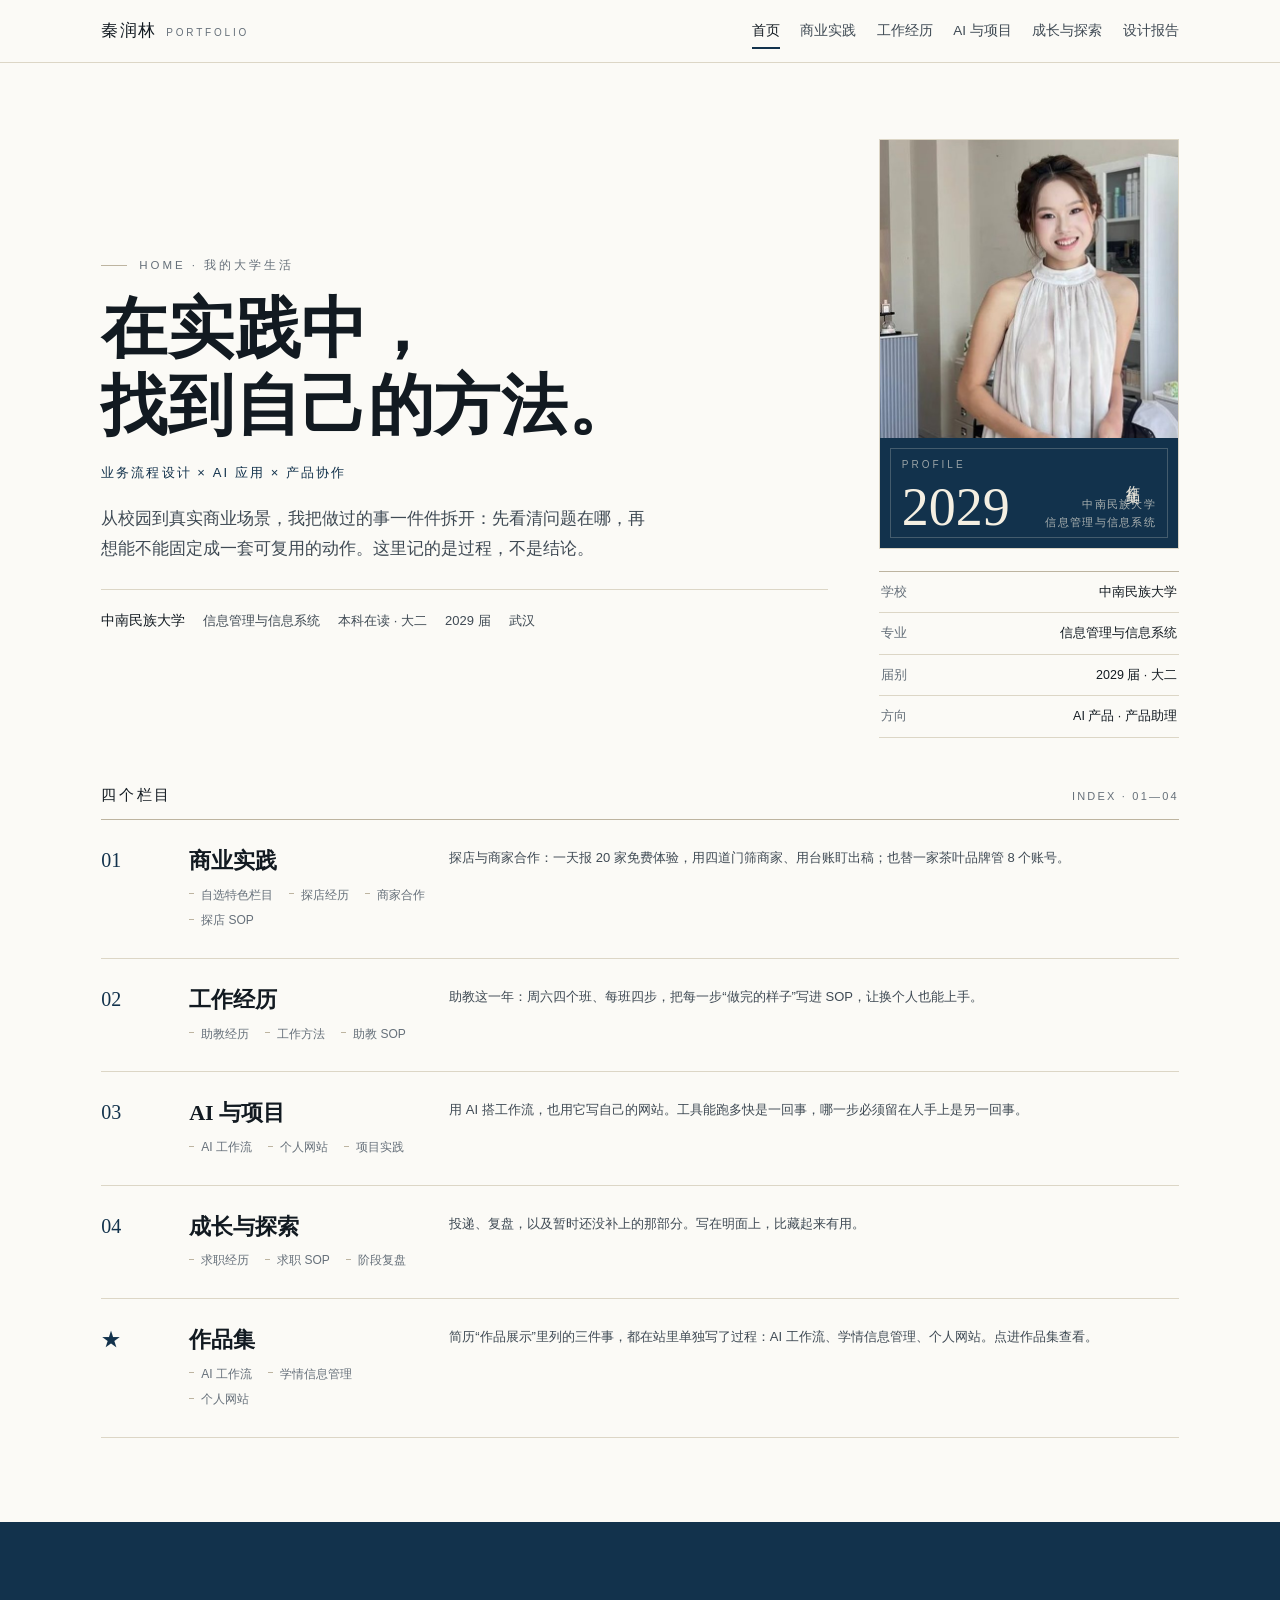
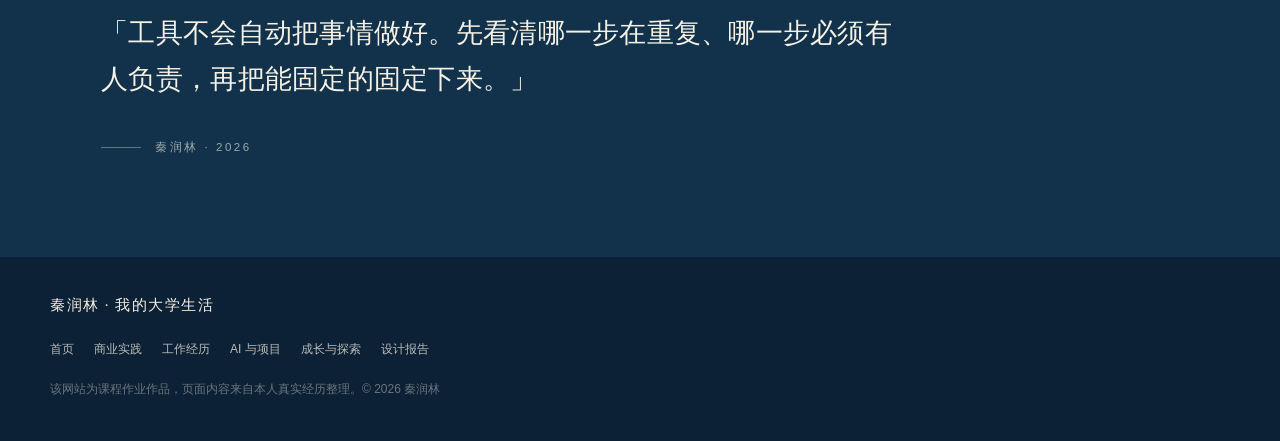
<file: index.html>
<!DOCTYPE html>
<html lang="zh-CN">
<head>
<meta charset="utf-8">
<meta name="viewport" content="width=device-width, initial-scale=1">
<title>秦润林 · 我的大学生活</title>
<meta name="description" content="秦润林的大学生活作品集：商业实践、工作经历、AI 与项目、成长与探索。">
<link rel="icon" href="data:image/svg+xml,%3Csvg xmlns='http://www.w3.org/2000/svg' viewBox='0 0 32 32'%3E%3Crect width='32' height='32' fill='%2312324C'/%3E%3Ctext x='16' y='22' font-size='18' font-family='serif' fill='%23F5F1E5' text-anchor='middle'%3E秦%3C/text%3E%3C/svg%3E">
<link rel="stylesheet" href="css/style.css">
</head>
<body>

<a class="sr-only" href="#main">跳到正文</a>

<header class="tb">
  <div class="tb-in">
    <div class="brand">秦润林<i>PORTFOLIO</i></div>
    <nav class="nav" aria-label="站点导航">
      <a href="index.html" class="on">首页</a>
      <a href="business.html">商业实践</a>
      <a href="work.html">工作经历</a>
      <a href="ai.html">AI 与项目</a>
      <a href="growth.html">成长与探索</a>
      <a href="report.html">设计报告</a>
    </nav>
  </div>
</header>

<main id="main">

  <section class="cover">
    <div class="wrap">
      <div class="cover-g">

        <div class="cover-l">
          <p class="eyebrow">HOME · 我的大学生活</p>
          <h1 class="display"><span>在实践中，</span><span>找到自己的方法。</span></h1>
          <p class="pos">业务流程设计 × AI 应用 × 产品协作</p>
          <p class="lead">从校园到真实商业场景，我把做过的事一件件拆开：先看清问题在哪，再想能不能固定成一套可复用的动作。这里记的是过程，不是结论。</p>
          <div class="cover-meta">
            <b>中南民族大学</b>
            <span>信息管理与信息系统</span>
            <span>本科在读 · 大二</span>
            <span>2029 届</span>
            <span>武汉</span>
          </div>
        </div>

        <div class="cover-r">
          <div class="profile-card">
            <figure class="portrait portrait-home">
              <img src="images/portraithome.jpg" alt="秦润林的形象照">
            </figure>
            <div class="panel">
              <div class="panel-top"><span>PROFILE</span></div>
              <div class="panel-mid">作品集</div>
              <div class="panel-bot">
                <span class="num">2029</span>
                <span class="tag">中南民族大学<br>信息管理与信息系统</span>
              </div>
            </div>
          </div>

          <dl class="facts">
            <div><dt>学校</dt><dd>中南民族大学</dd></div>
            <div><dt>专业</dt><dd>信息管理与信息系统</dd></div>
            <div><dt>届别</dt><dd>2029 届 · 大二</dd></div>
            <div><dt>方向</dt><dd>AI 产品 · 产品助理</dd></div>
          </dl>
        </div>

      </div>
    </div>
  </section>

  <section class="index" aria-labelledby="idx-title">
    <div class="wrap">
      <div class="idx-head">
        <h2 id="idx-title">四个栏目</h2>
        <span>INDEX · 01—04</span>
      </div>

      <a class="idx-row" href="business.html">
        <span class="idx-num">01</span>
        <div class="idx-main">
          <h3 class="idx-title">商业实践</h3>
          <p class="idx-items"><span>自选特色栏目</span><span>探店经历</span><span>商家合作</span><span>探店 SOP</span></p>
        </div>
        <p class="idx-desc">探店与商家合作：一天报 20 家免费体验，用四道门筛商家、用台账盯出稿；也替一家茶叶品牌管 8 个账号。</p>
      </a>

      <a class="idx-row" href="work.html">
        <span class="idx-num">02</span>
        <div class="idx-main">
          <h3 class="idx-title">工作经历</h3>
          <p class="idx-items"><span>助教经历</span><span>工作方法</span><span>助教 SOP</span></p>
        </div>
        <p class="idx-desc">助教这一年：周六四个班、每班四步，把每一步“做完的样子”写进 SOP，让换个人也能上手。</p>
      </a>

      <a class="idx-row" href="ai.html">
        <span class="idx-num">03</span>
        <div class="idx-main">
          <h3 class="idx-title">AI 与项目</h3>
          <p class="idx-items"><span>AI 工作流</span><span>个人网站</span><span>项目实践</span></p>
        </div>
        <p class="idx-desc">用 AI 搭工作流，也用它写自己的网站。工具能跑多快是一回事，哪一步必须留在人手上是另一回事。</p>
      </a>

      <a class="idx-row" href="growth.html">
        <span class="idx-num">04</span>
        <div class="idx-main">
          <h3 class="idx-title">成长与探索</h3>
          <p class="idx-items"><span>求职经历</span><span>求职 SOP</span><span>阶段复盘</span></p>
        </div>
        <p class="idx-desc">投递、复盘，以及暂时还没补上的那部分。写在明面上，比藏起来有用。</p>
      </a>
    </div>
  </section>

  <section class="index" aria-labelledby="works-entry">
    <div class="wrap">
      <a class="idx-row" href="works.html">
        <span class="idx-num">★</span>
        <div class="idx-main">
          <h3 class="idx-title">作品集</h3>
          <p class="idx-items"><span>AI 工作流</span><span>学情信息管理</span><span>个人网站</span></p>
        </div>
        <p class="idx-desc">简历“作品展示”里列的三件事，都在站里单独写了过程：AI 工作流、学情信息管理、个人网站。点进作品集查看。</p>
      </a>
    </div>
  </section>

  <section class="band">
    <div class="wrap">
      <p class="band-q">「工具不会自动把事情做好。先看清哪一步在重复、哪一步必须有人负责，再把能固定的固定下来。」</p>
      <p class="band-sig">秦润林 · 2026</p>
    </div>
  </section>

</main>

<footer class="ft">
  <div class="wrap ft-in">
    <div class="ft-name">秦润林 · 我的大学生活</div>
    <div class="ft-links">
      <a href="index.html">首页</a>
      <a href="business.html">商业实践</a>
      <a href="work.html">工作经历</a>
      <a href="ai.html">AI 与项目</a>
      <a href="growth.html">成长与探索</a>
      <a href="report.html">设计报告</a>
    </div>
    <div class="ft-copy">该网站为课程作业作品，页面内容来自本人真实经历整理。© 2026 秦润林</div>
  </div>
</footer>

<script src="js/main.js"></script>
</body>
</html>
</file>
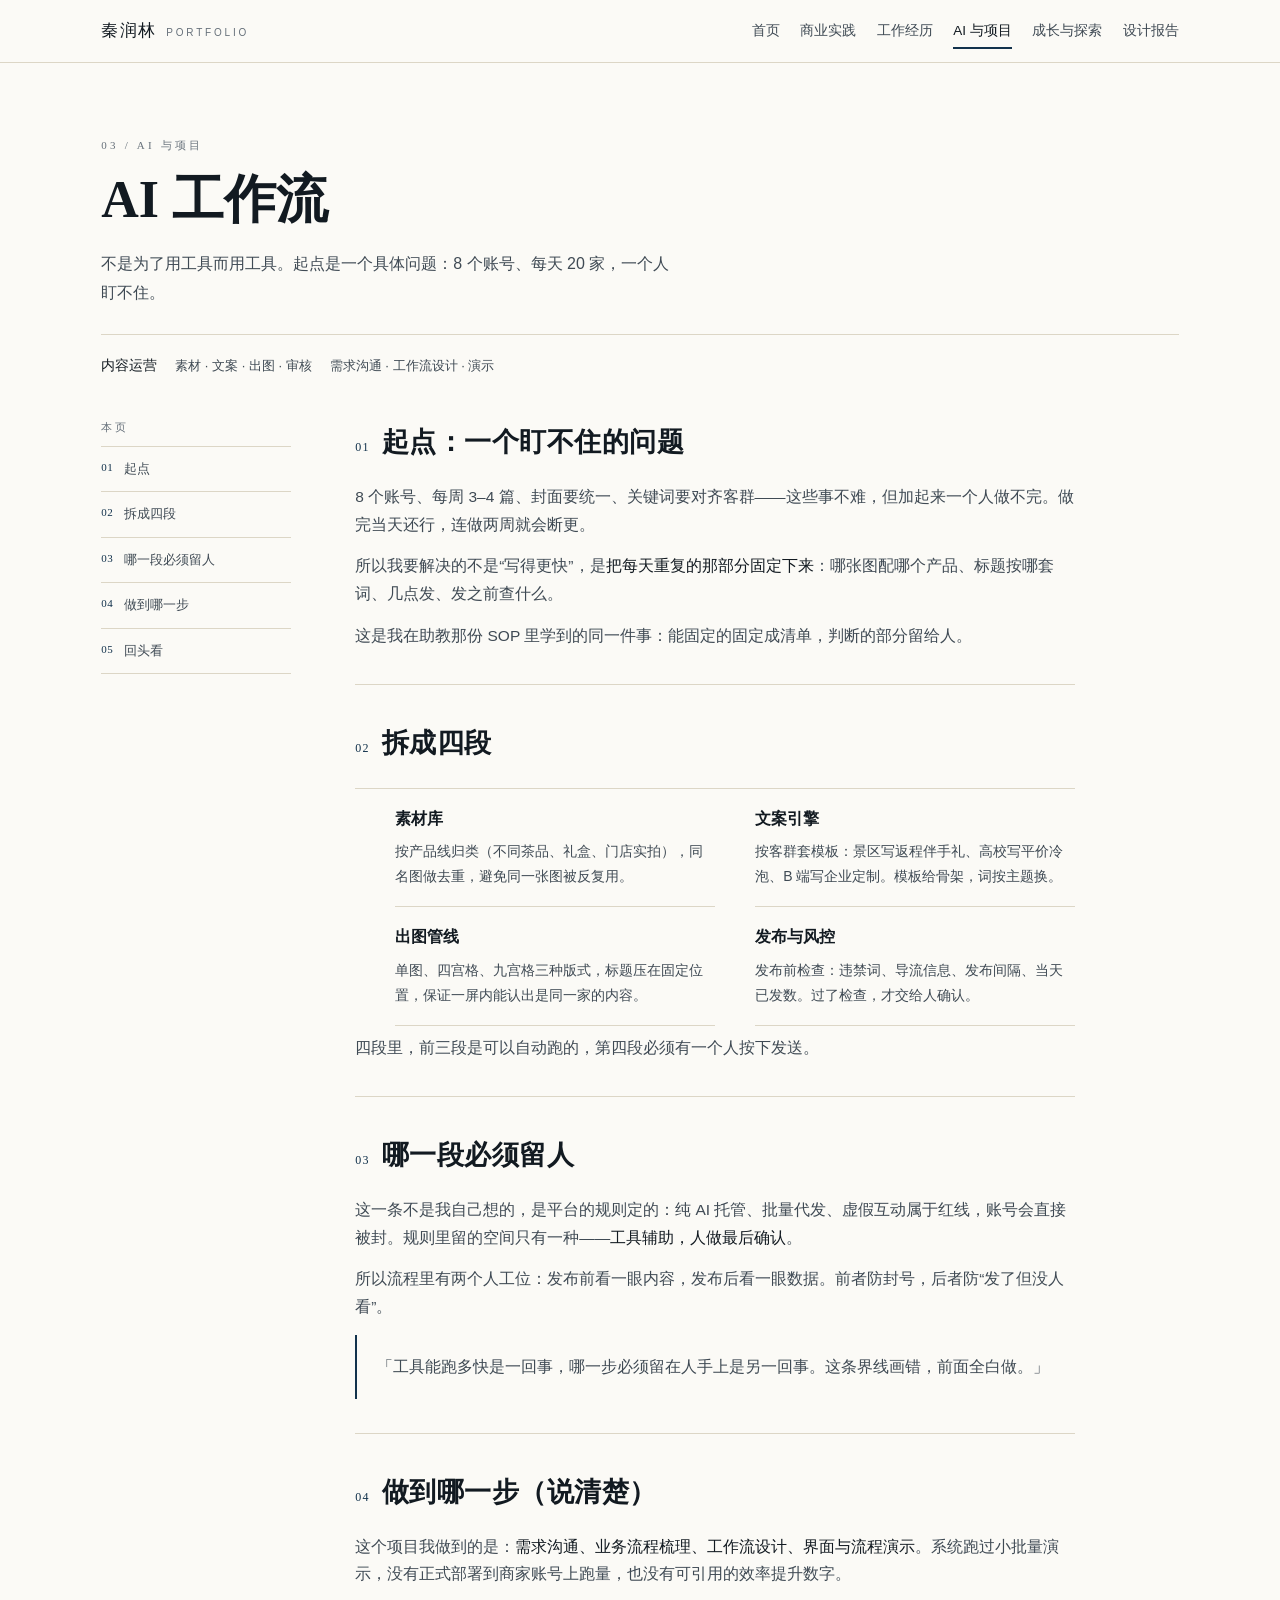
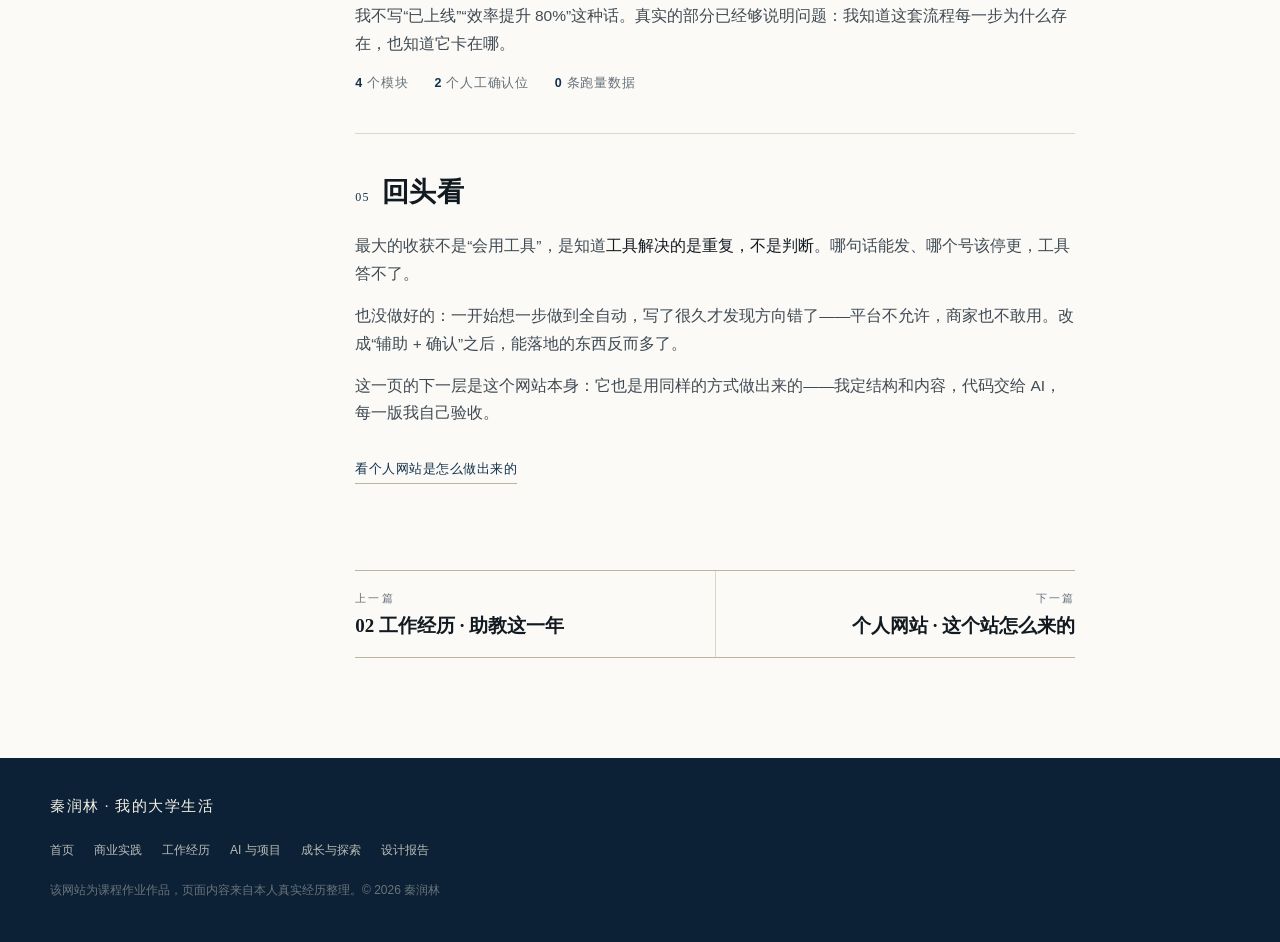
<file: ai.html>
<!DOCTYPE html>
<html lang="zh-CN">
<head>
<meta charset="utf-8">
<meta name="viewport" content="width=device-width, initial-scale=1">
<title>AI 工作流 · 秦润林</title>
<meta name="description" content="把内容生产拆成素材、文案、出图、审核四段，只交重复动作，判断留给人。">
<link rel="icon" href="data:image/svg+xml,%3Csvg xmlns='http://www.w3.org/2000/svg' viewBox='0 0 32 32'%3E%3Crect width='32' height='32' fill='%2312324C'/%3E%3Ctext x='16' y='22' font-size='18' font-family='serif' fill='%23F5F1E5' text-anchor='middle'%3E秦%3C/text%3E%3C/svg%3E">
<link rel="stylesheet" href="css/style.css">
</head>
<body>

<a class="sr-only" href="#main">跳到正文</a>

<header class="tb">
  <div class="tb-in">
    <div class="brand">秦润林<i>PORTFOLIO</i></div>
    <nav class="nav" aria-label="站点导航">
      <a href="index.html">首页</a>
      <a href="business.html">商业实践</a>
      <a href="work.html">工作经历</a>
      <a href="ai.html" class="on">AI 与项目</a>
      <a href="growth.html">成长与探索</a>
      <a href="report.html">设计报告</a>
    </nav>
  </div>
</header>

<main id="main">

  <section class="phead">
    <div class="wrap">
      <p class="phead-day">03 / AI 与项目</p>
      <h1>AI 工作流</h1>
      <p class="phead-lead">不是为了用工具而用工具。起点是一个具体问题：8 个账号、每天 20 家，一个人盯不住。</p>
      <div class="cover-meta">
        <b>内容运营</b>
        <span>素材 · 文案 · 出图 · 审核</span>
        <span>需求沟通 · 工作流设计 · 演示</span>
      </div>
    </div>
  </section>

  <div class="wrap">
    <div class="doc">

      <aside class="sidenav">
        <p class="sn-cap">本页</p>
        <ol>
          <li><a href="#why"><i>01</i>起点</a></li>
          <li><a href="#split"><i>02</i>拆成四段</a></li>
          <li><a href="#human"><i>03</i>哪一段必须留人</a></li>
          <li><a href="#truth"><i>04</i>做到哪一步</a></li>
          <li><a href="#learn"><i>05</i>回头看</a></li>
        </ol>
      </aside>

      <div class="body">

        <section class="blk" id="why">
          <div class="blk-h"><i>01</i><h2>起点：一个盯不住的问题</h2></div>
          <p>8 个账号、每周 3–4 篇、封面要统一、关键词要对齐客群——这些事不难，但加起来一个人做不完。做完当天还行，连做两周就会断更。</p>
          <p>所以我要解决的不是“写得更快”，是<strong>把每天重复的那部分固定下来</strong>：哪张图配哪个产品、标题按哪套词、几点发、发之前查什么。</p>
          <p>这是我在助教那份 SOP 里学到的同一件事：能固定的固定成清单，判断的部分留给人。</p>
        </section>

        <section class="blk" id="split">
          <div class="blk-h"><i>02</i><h2>拆成四段</h2></div>
          <ul class="steps">
            <li>
              <h3>素材库</h3>
              <p>按产品线归类（不同茶品、礼盒、门店实拍），同名图做去重，避免同一张图被反复用。</p>
            </li>
            <li>
              <h3>文案引擎</h3>
              <p>按客群套模板：景区写返程伴手礼、高校写平价冷泡、B 端写企业定制。模板给骨架，词按主题换。</p>
            </li>
            <li>
              <h3>出图管线</h3>
              <p>单图、四宫格、九宫格三种版式，标题压在固定位置，保证一屏内能认出是同一家的内容。</p>
            </li>
            <li>
              <h3>发布与风控</h3>
              <p>发布前检查：违禁词、导流信息、发布间隔、当天已发数。过了检查，才交给人确认。</p>
            </li>
          </ul>
          <p>四段里，前三段是可以自动跑的，第四段必须有一个人按下发送。</p>
        </section>

        <section class="blk" id="human">
          <div class="blk-h"><i>03</i><h2>哪一段必须留人</h2></div>
          <p>这一条不是我自己想的，是平台的规则定的：纯 AI 托管、批量代发、虚假互动属于红线，账号会直接被封。规则里留的空间只有一种——<strong>工具辅助，人做最后确认</strong>。</p>
          <p>所以流程里有两个人工位：发布前看一眼内容，发布后看一眼数据。前者防封号，后者防“发了但没人看”。</p>
          <p class="pull">「工具能跑多快是一回事，哪一步必须留在人手上是另一回事。这条界线画错，前面全白做。」</p>
        </section>

        <section class="blk" id="truth">
          <div class="blk-h"><i>04</i><h2>做到哪一步（说清楚）</h2></div>
          <p>这个项目我做到的是：<strong>需求沟通、业务流程梳理、工作流设计、界面与流程演示</strong>。系统跑过小批量演示，没有正式部署到商家账号上跑量，也没有可引用的效率提升数字。</p>
          <p>我不写“已上线”“效率提升 80%”这种话。真实的部分已经够说明问题：我知道这套流程每一步为什么存在，也知道它卡在哪。</p>
          <div class="note-row">
            <span><b>4</b> 个模块</span>
            <span><b>2</b> 个人工确认位</span>
            <span><b>0</b> 条跑量数据</span>
          </div>
        </section>

        <section class="blk" id="learn">
          <div class="blk-h"><i>05</i><h2>回头看</h2></div>
          <p>最大的收获不是“会用工具”，是知道<strong>工具解决的是重复，不是判断</strong>。哪句话能发、哪个号该停更，工具答不了。</p>
          <p>也没做好的：一开始想一步做到全自动，写了很久才发现方向错了——平台不允许，商家也不敢用。改成“辅助 + 确认”之后，能落地的东西反而多了。</p>
          <p>这一页的下一层是这个网站本身：它也是用同样的方式做出来的——我定结构和内容，代码交给 AI，每一版我自己验收。</p>
          <a class="more" href="website.html">看个人网站是怎么做出来的</a>
        </section>

        <div class="pager">
          <a href="work.html">
            <span>上一篇</span>
            <b>02 工作经历 · 助教这一年</b>
          </a>
          <a class="next" href="website.html">
            <span>下一篇</span>
            <b>个人网站 · 这个站怎么来的</b>
          </a>
        </div>

      </div>
    </div>
  </div>

</main>

<footer class="ft">
  <div class="wrap ft-in">
    <div class="ft-name">秦润林 · 我的大学生活</div>
    <div class="ft-links">
      <a href="index.html">首页</a>
      <a href="business.html">商业实践</a>
      <a href="work.html">工作经历</a>
      <a href="ai.html">AI 与项目</a>
      <a href="growth.html">成长与探索</a>
      <a href="report.html">设计报告</a>
    </div>
    <div class="ft-copy">该网站为课程作业作品，页面内容来自本人真实经历整理。© 2026 秦润林</div>
  </div>
</footer>


<script src="js/main.js"></script>
</body>
</html>
</file>
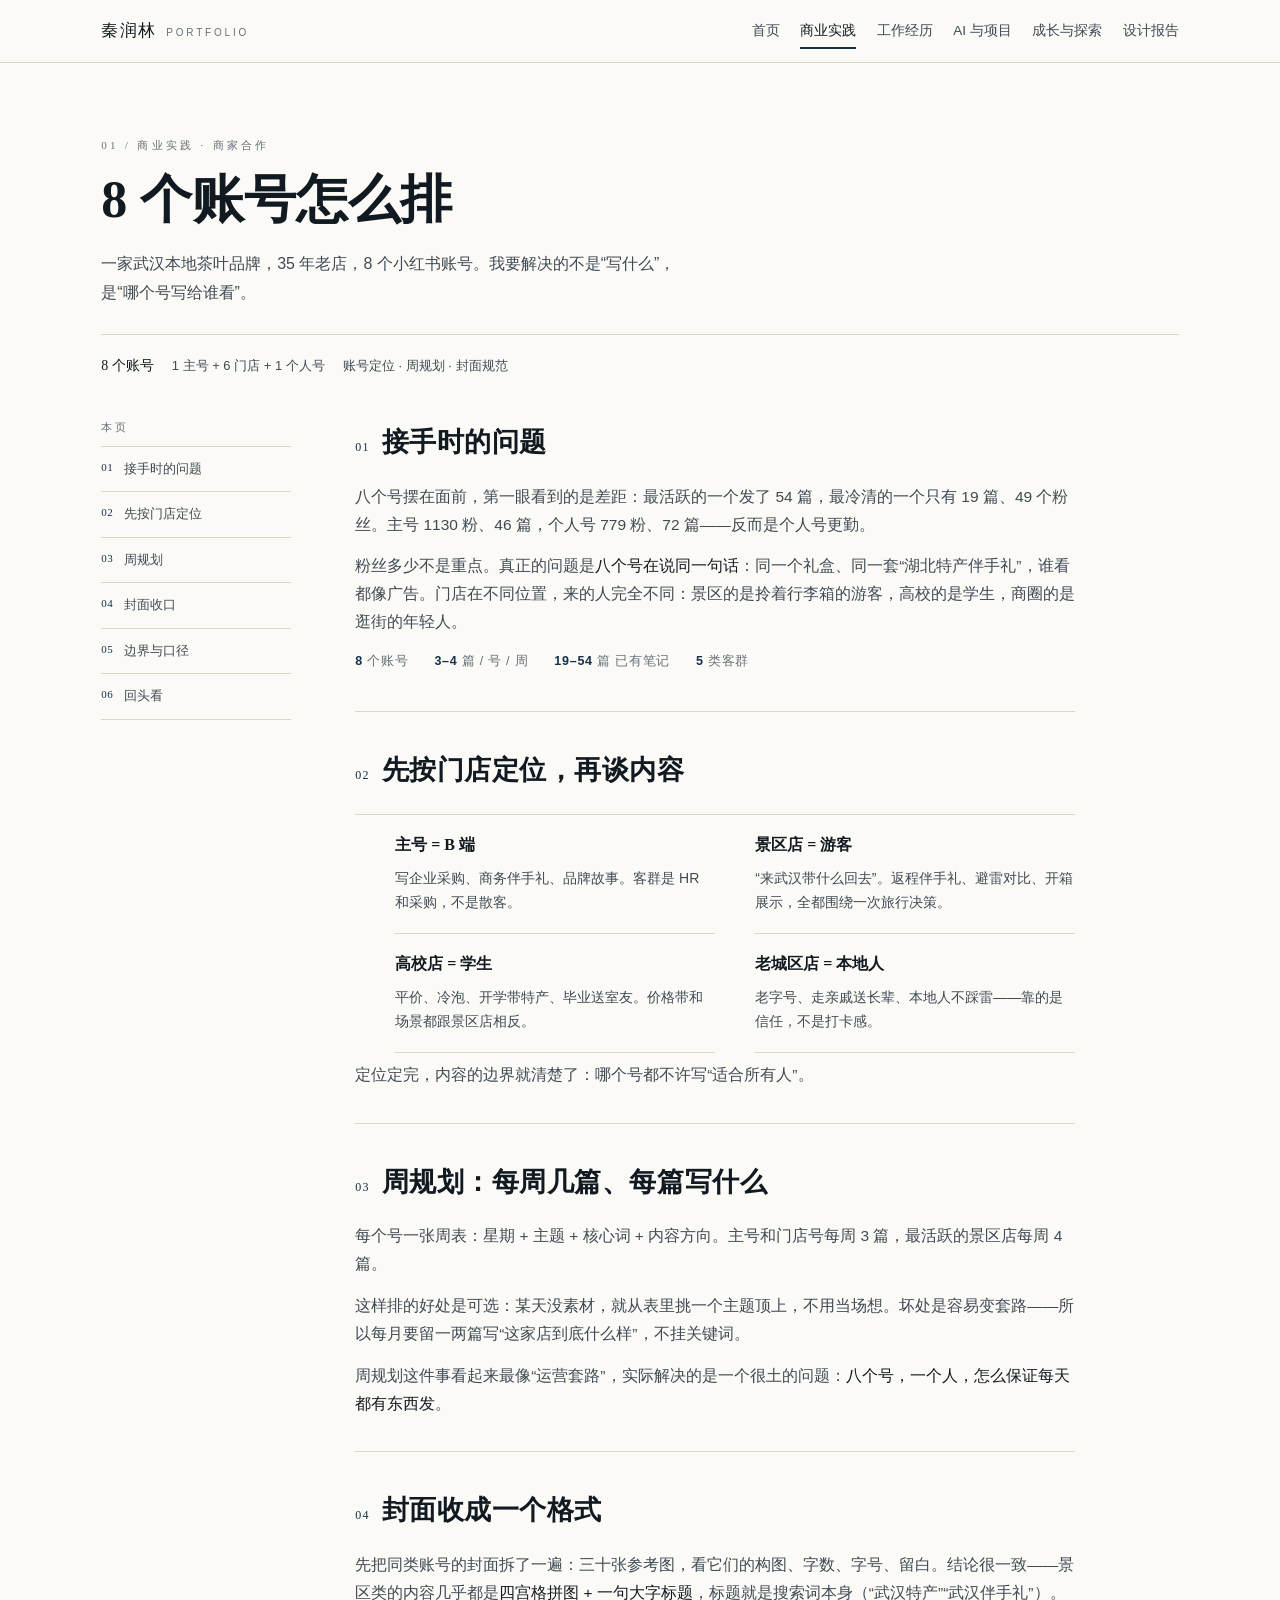
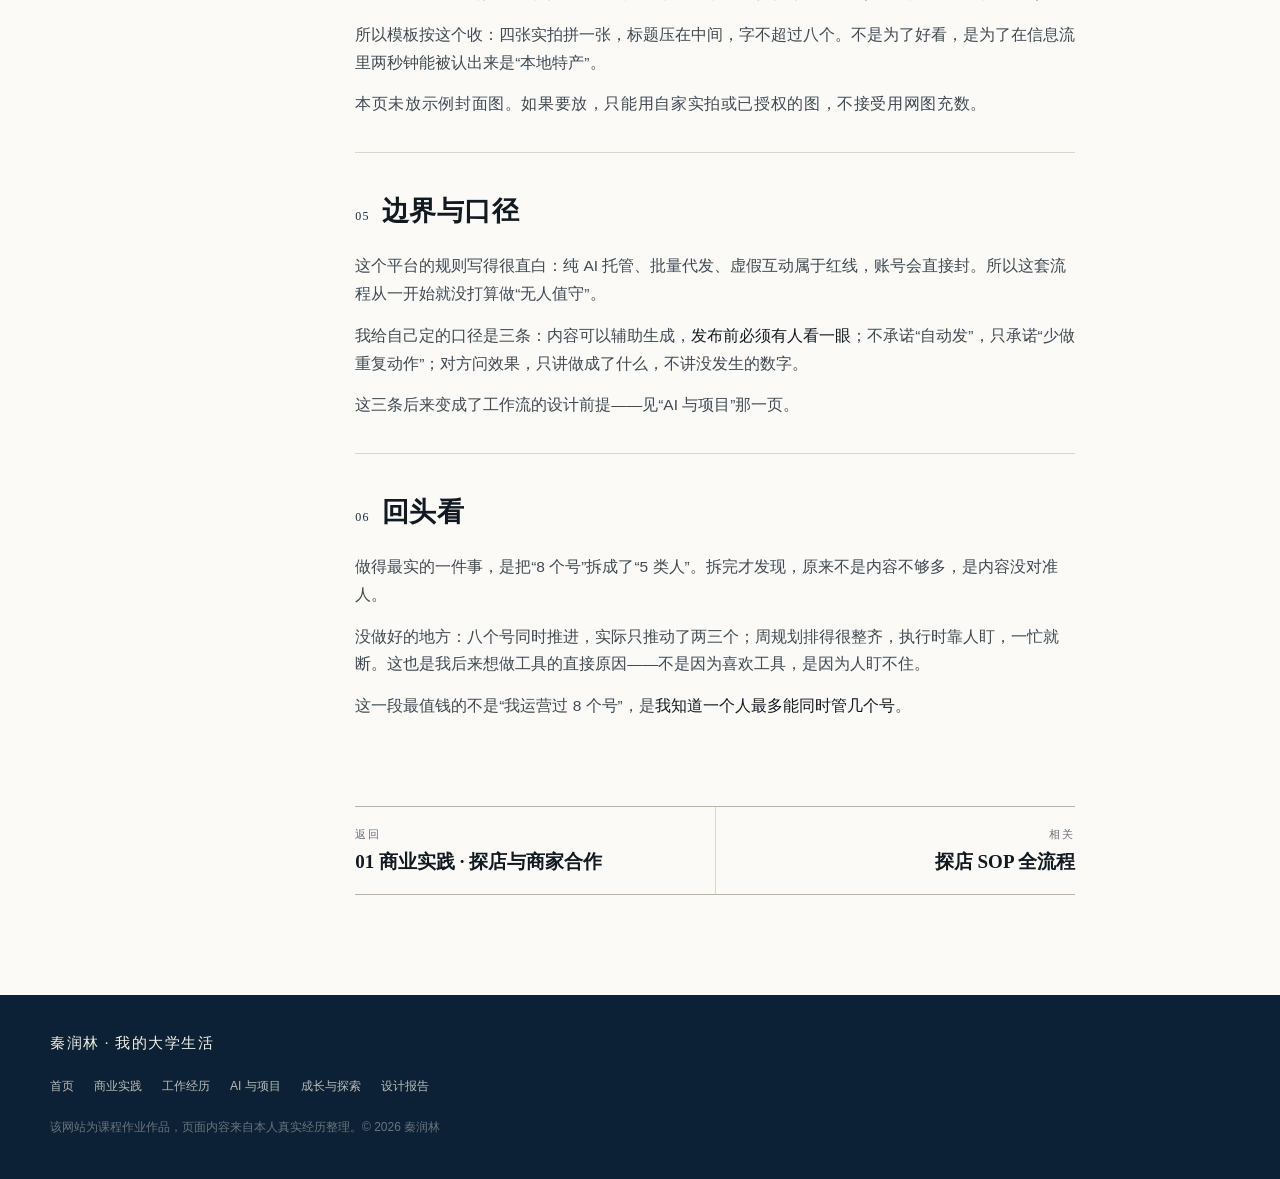
<file: brand.html>
<!DOCTYPE html>
<html lang="zh-CN">
<head>
<meta charset="utf-8">
<meta name="viewport" content="width=device-width, initial-scale=1">
<title>商家合作 · 8 个账号怎么排 · 秦润林</title>
<meta name="description" content="一家武汉茶叶品牌的 8 个小红书账号：先按门店定位，再排周规划，封面收成一个格式。">
<link rel="icon" href="data:image/svg+xml,%3Csvg xmlns='http://www.w3.org/2000/svg' viewBox='0 0 32 32'%3E%3Crect width='32' height='32' fill='%2312324C'/%3E%3Ctext x='16' y='22' font-size='18' font-family='serif' fill='%23F5F1E5' text-anchor='middle'%3E秦%3C/text%3E%3C/svg%3E">
<link rel="stylesheet" href="css/style.css">
</head>
<body>

<a class="sr-only" href="#main">跳到正文</a>

<header class="tb">
  <div class="tb-in">
    <div class="brand">秦润林<i>PORTFOLIO</i></div>
    <nav class="nav" aria-label="站点导航">
      <a href="index.html">首页</a>
      <a href="business.html" class="on">商业实践</a>
      <a href="work.html">工作经历</a>
      <a href="ai.html">AI 与项目</a>
      <a href="growth.html">成长与探索</a>
      <a href="report.html">设计报告</a>
    </nav>
  </div>
</header>

<main id="main">

  <section class="phead">
    <div class="wrap">
      <p class="phead-day">01 / 商业实践 · 商家合作</p>
      <h1>8 个账号怎么排</h1>
      <p class="phead-lead">一家武汉本地茶叶品牌，35 年老店，8 个小红书账号。我要解决的不是“写什么”，是“哪个号写给谁看”。</p>
      <div class="cover-meta">
        <b>8 个账号</b>
        <span>1 主号 + 6 门店 + 1 个人号</span>
        <span>账号定位 · 周规划 · 封面规范</span>
      </div>
    </div>
  </section>

  <div class="wrap">
    <div class="doc">

      <aside class="sidenav">
        <p class="sn-cap">本页</p>
        <ol>
          <li><a href="#problem"><i>01</i>接手时的问题</a></li>
          <li><a href="#position"><i>02</i>先按门店定位</a></li>
          <li><a href="#plan"><i>03</i>周规划</a></li>
          <li><a href="#cover"><i>04</i>封面收口</a></li>
          <li><a href="#bound"><i>05</i>边界与口径</a></li>
          <li><a href="#review"><i>06</i>回头看</a></li>
        </ol>
      </aside>

      <div class="body">

        <section class="blk" id="problem">
          <div class="blk-h"><i>01</i><h2>接手时的问题</h2></div>
          <p>八个号摆在面前，第一眼看到的是差距：最活跃的一个发了 54 篇，最冷清的一个只有 19 篇、49 个粉丝。主号 1130 粉、46 篇，个人号 779 粉、72 篇——反而是个人号更勤。</p>
          <p>粉丝多少不是重点。真正的问题是<strong>八个号在说同一句话</strong>：同一个礼盒、同一套“湖北特产伴手礼”，谁看都像广告。门店在不同位置，来的人完全不同：景区的是拎着行李箱的游客，高校的是学生，商圈的是逛街的年轻人。</p>
          <div class="note-row">
            <span><b>8</b> 个账号</span>
            <span><b>3–4</b> 篇 / 号 / 周</span>
            <span><b>19–54</b> 篇 已有笔记</span>
            <span><b>5</b> 类客群</span>
          </div>
        </section>

        <section class="blk" id="position">
          <div class="blk-h"><i>02</i><h2>先按门店定位，再谈内容</h2></div>
          <ul class="steps">
            <li>
              <h3>主号 = B 端</h3>
              <p>写企业采购、商务伴手礼、品牌故事。客群是 HR 和采购，不是散客。</p>
            </li>
            <li>
              <h3>景区店 = 游客</h3>
              <p>“来武汉带什么回去”。返程伴手礼、避雷对比、开箱展示，全都围绕一次旅行决策。</p>
            </li>
            <li>
              <h3>高校店 = 学生</h3>
              <p>平价、冷泡、开学带特产、毕业送室友。价格带和场景都跟景区店相反。</p>
            </li>
            <li>
              <h3>老城区店 = 本地人</h3>
              <p>老字号、走亲戚送长辈、本地人不踩雷——靠的是信任，不是打卡感。</p>
            </li>
          </ul>
          <p>定位定完，内容的边界就清楚了：哪个号都不许写“适合所有人”。</p>
        </section>

        <section class="blk" id="plan">
          <div class="blk-h"><i>03</i><h2>周规划：每周几篇、每篇写什么</h2></div>
          <p>每个号一张周表：星期 + 主题 + 核心词 + 内容方向。主号和门店号每周 3 篇，最活跃的景区店每周 4 篇。</p>
          <p>这样排的好处是可选：某天没素材，就从表里挑一个主题顶上，不用当场想。坏处是容易变套路——所以每月要留一两篇写“这家店到底什么样”，不挂关键词。</p>
          <p>周规划这件事看起来最像“运营套路”，实际解决的是一个很土的问题：<strong>八个号，一个人，怎么保证每天都有东西发</strong>。</p>
        </section>

        <section class="blk" id="cover">
          <div class="blk-h"><i>04</i><h2>封面收成一个格式</h2></div>
          <p>先把同类账号的封面拆了一遍：三十张参考图，看它们的构图、字数、字号、留白。结论很一致——景区类的内容几乎都是<strong>四宫格拼图 + 一句大字标题</strong>，标题就是搜索词本身（“武汉特产”“武汉伴手礼”）。</p>
          <p>所以模板按这个收：四张实拍拼一张，标题压在中间，字不超过八个。不是为了好看，是为了在信息流里两秒钟能被认出来是“本地特产”。</p>
          <p class="cap">本页未放示例封面图。如果要放，只能用自家实拍或已授权的图，不接受用网图充数。</p>
        </section>

        <section class="blk" id="bound">
          <div class="blk-h"><i>05</i><h2>边界与口径</h2></div>
          <p>这个平台的规则写得很直白：纯 AI 托管、批量代发、虚假互动属于红线，账号会直接封。所以这套流程从一开始就没打算做“无人值守”。</p>
          <p>我给自己定的口径是三条：内容可以辅助生成，<strong>发布前必须有人看一眼</strong>；不承诺“自动发”，只承诺“少做重复动作”；对方问效果，只讲做成了什么，不讲没发生的数字。</p>
          <p>这三条后来变成了工作流的设计前提——见“AI 与项目”那一页。</p>
        </section>

        <section class="blk" id="review">
          <div class="blk-h"><i>06</i><h2>回头看</h2></div>
          <p>做得最实的一件事，是把“8 个号”拆成了“5 类人”。拆完才发现，原来不是内容不够多，是内容没对准人。</p>
          <p>没做好的地方：八个号同时推进，实际只推动了两三个；周规划排得很整齐，执行时靠人盯，一忙就断。这也是我后来想做工具的直接原因——不是因为喜欢工具，是因为人盯不住。</p>
          <p>这一段最值钱的不是“我运营过 8 个号”，是<strong>我知道一个人最多能同时管几个号</strong>。</p>
        </section>

        <div class="pager">
          <a href="business.html">
            <span>返回</span>
            <b>01 商业实践 · 探店与商家合作</b>
          </a>
          <a class="next" href="store-sop.html">
            <span>相关</span>
            <b>探店 SOP 全流程</b>
          </a>
        </div>

      </div>
    </div>
  </div>

</main>

<footer class="ft">
  <div class="wrap ft-in">
    <div class="ft-name">秦润林 · 我的大学生活</div>
    <div class="ft-links">
      <a href="index.html">首页</a>
      <a href="business.html">商业实践</a>
      <a href="work.html">工作经历</a>
      <a href="ai.html">AI 与项目</a>
      <a href="growth.html">成长与探索</a>
      <a href="report.html">设计报告</a>
    </div>
    <div class="ft-copy">该网站为课程作业作品，页面内容来自本人真实经历整理。© 2026 秦润林</div>
  </div>
</footer>


<script src="js/main.js"></script>
</body>
</html>
</file>
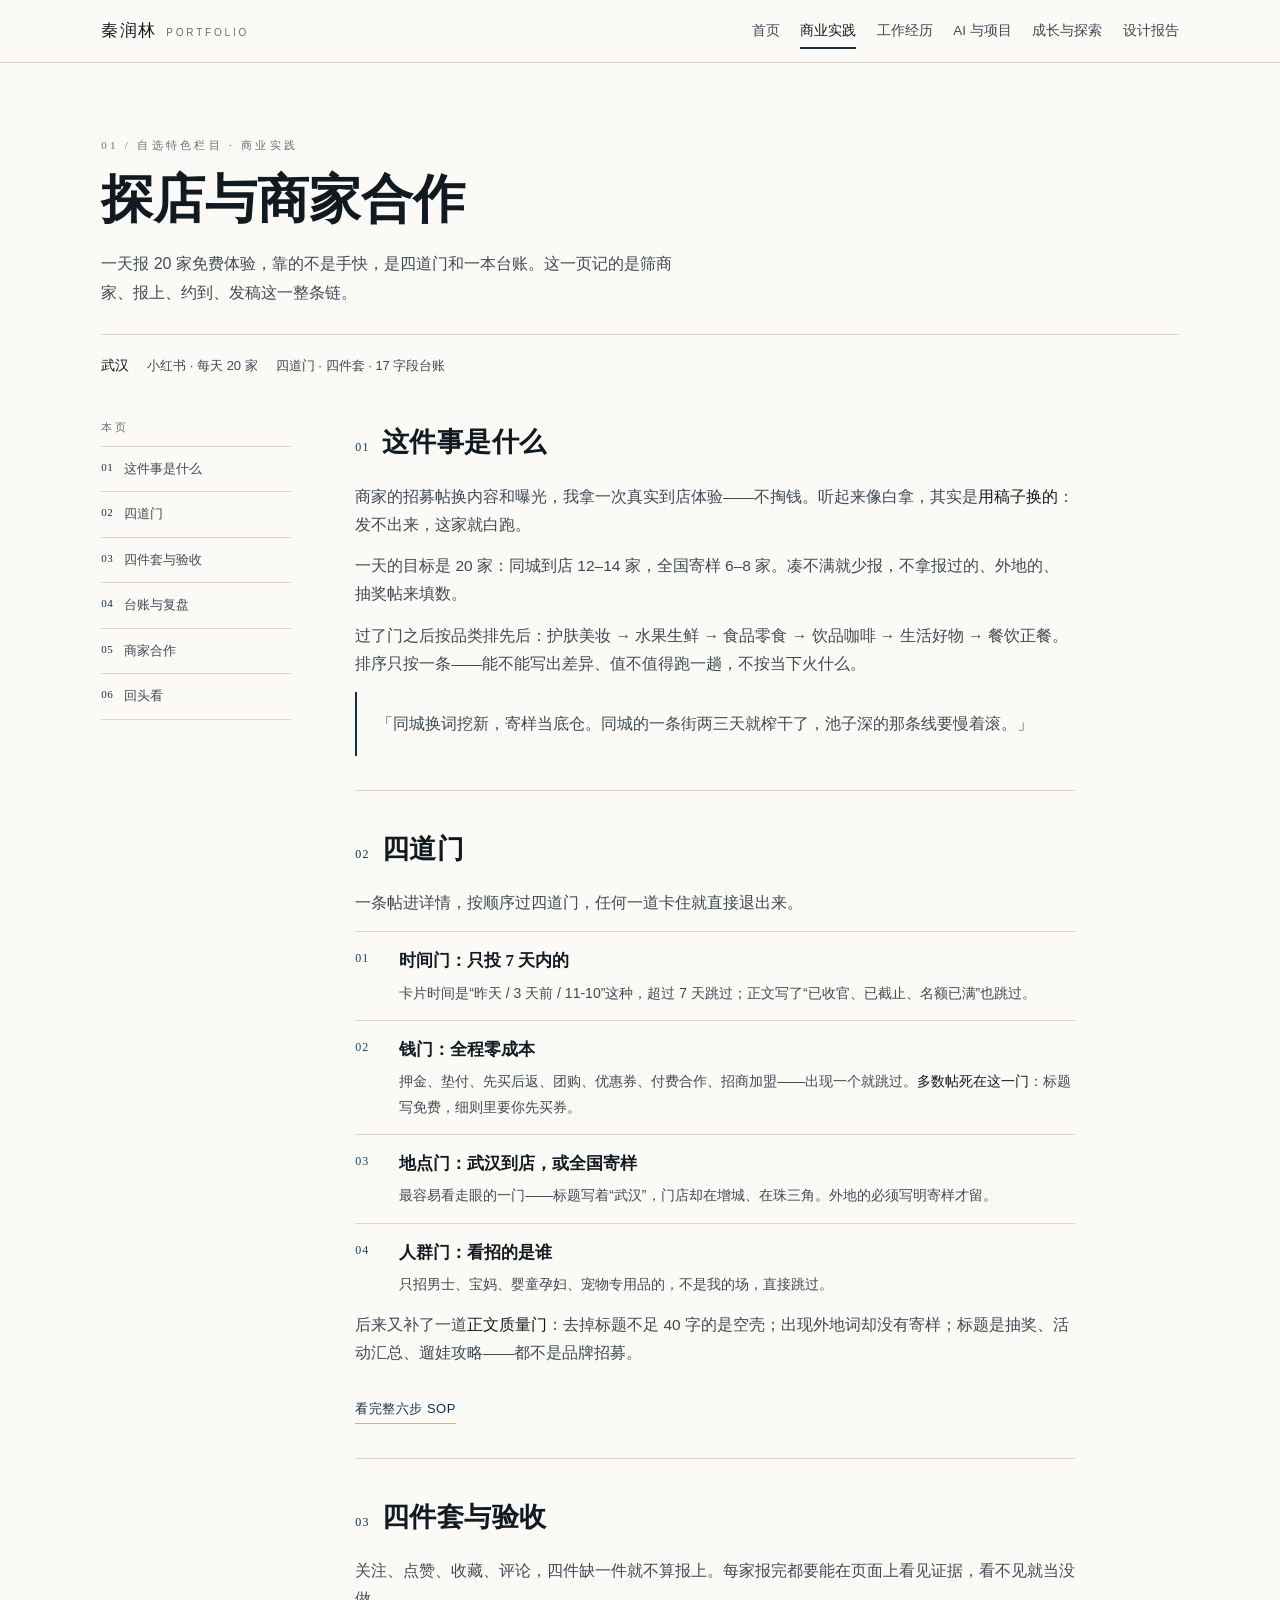
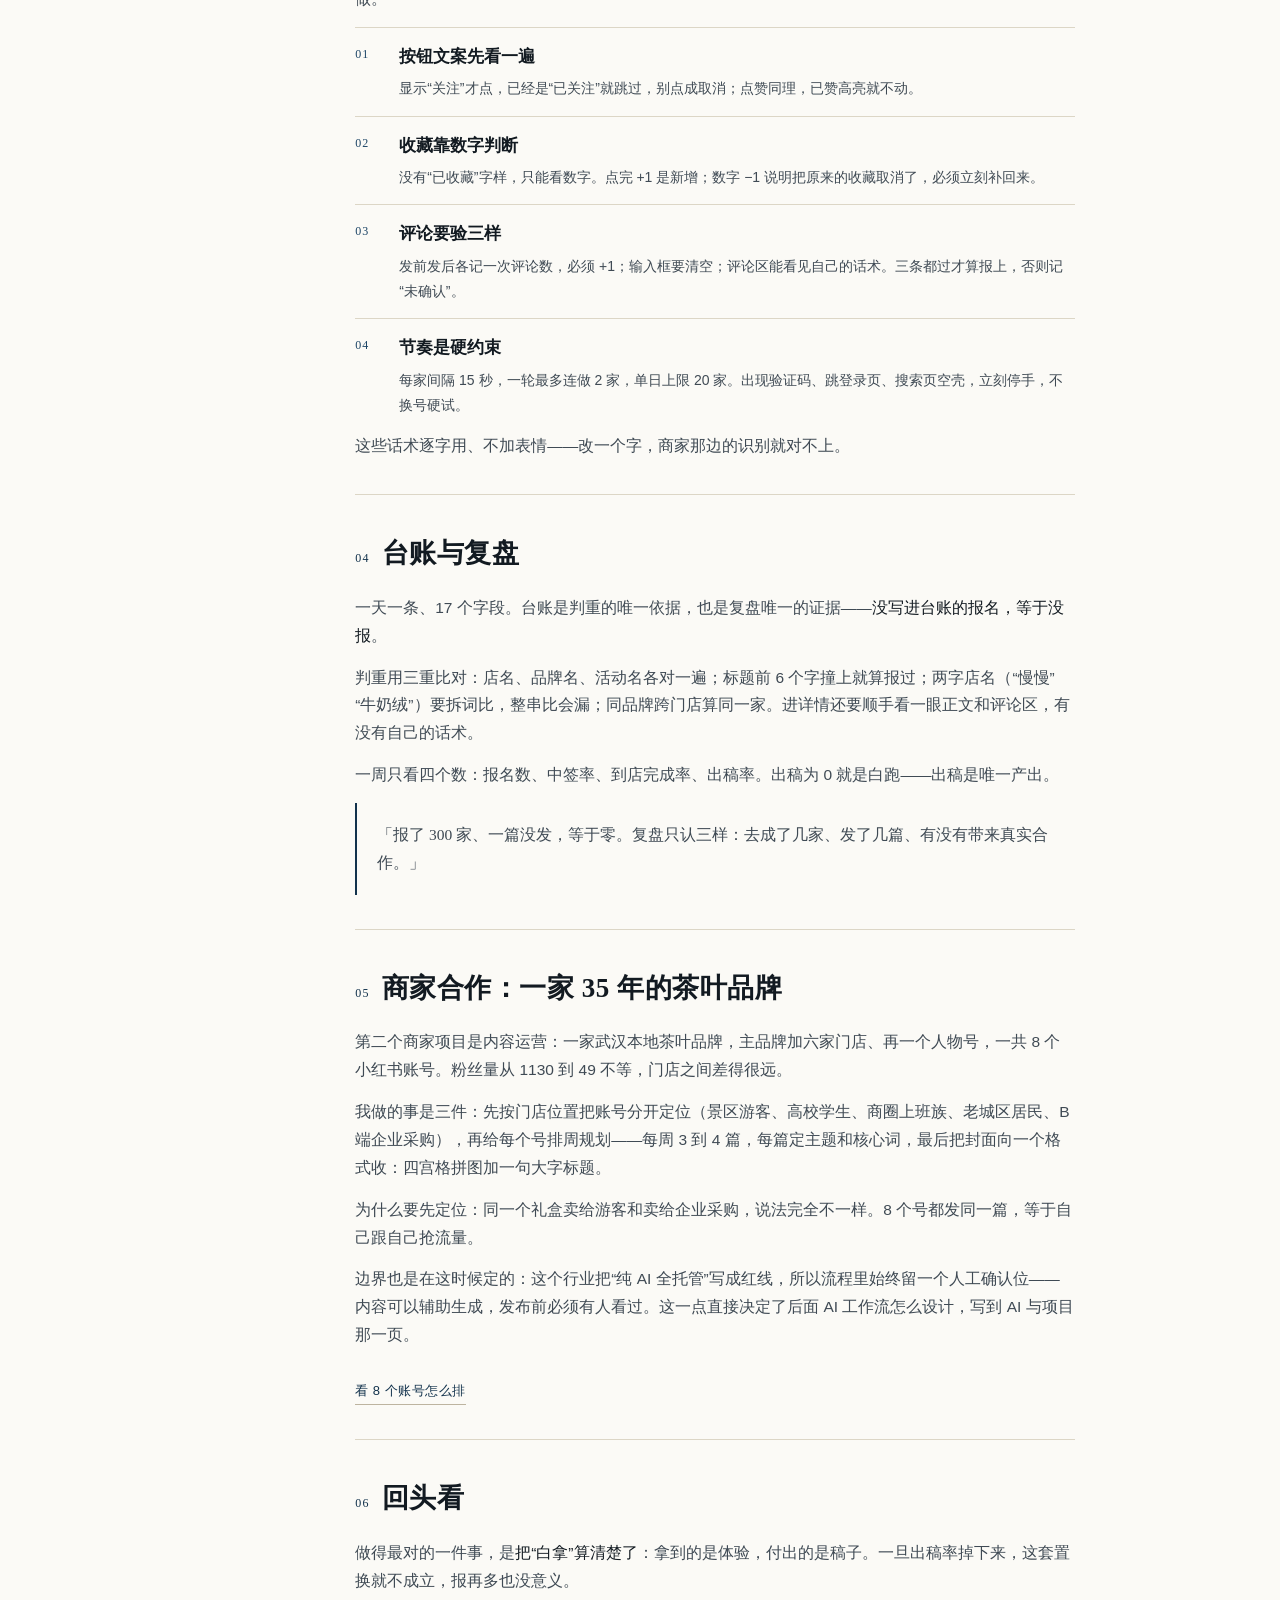
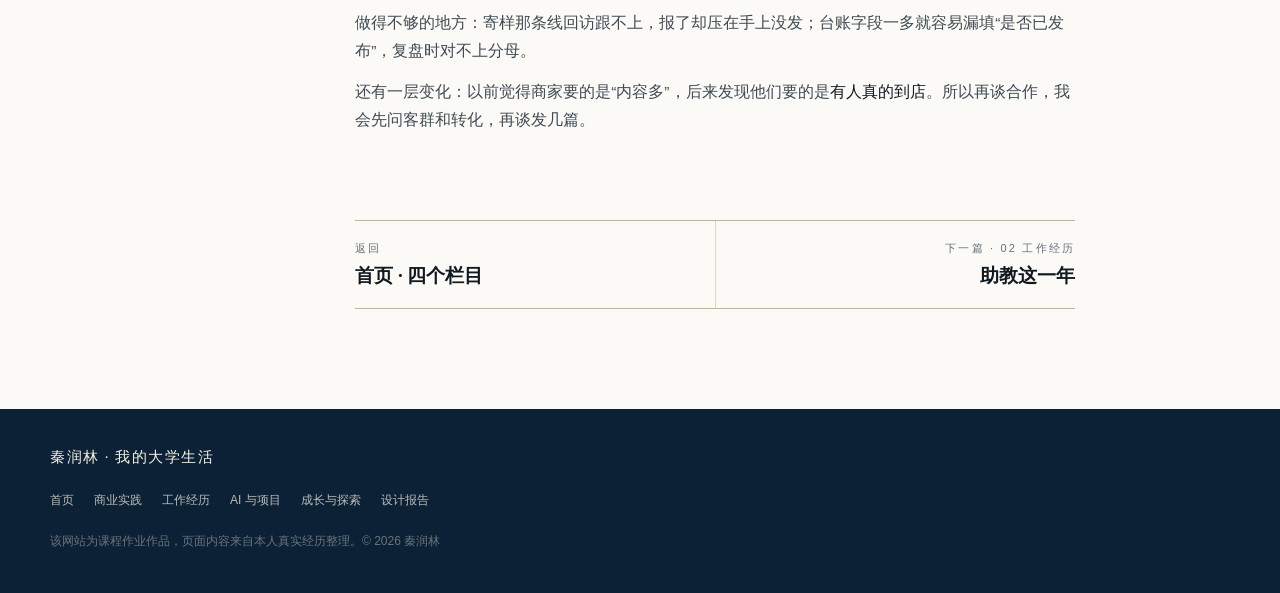
<file: business.html>
<!DOCTYPE html>
<html lang="zh-CN">
<head>
<meta charset="utf-8">
<meta name="viewport" content="width=device-width, initial-scale=1">
<title>探店与商家合作 · 商业实践 · 秦润林</title>
<meta name="description" content="一天 20 家免费体验、8 个账号的内容运营：靠四道门、一本台账和一套验收口径。">
<link rel="icon" href="data:image/svg+xml,%3Csvg xmlns='http://www.w3.org/2000/svg' viewBox='0 0 32 32'%3E%3Crect width='32' height='32' fill='%2312324C'/%3E%3Ctext x='16' y='22' font-size='18' font-family='serif' fill='%23F5F1E5' text-anchor='middle'%3E秦%3C/text%3E%3C/svg%3E">
<link rel="stylesheet" href="css/style.css">
</head>
<body>

<a class="sr-only" href="#main">跳到正文</a>

<header class="tb">
  <div class="tb-in">
    <div class="brand">秦润林<i>PORTFOLIO</i></div>
    <nav class="nav" aria-label="站点导航">
      <a href="index.html">首页</a>
      <a href="business.html" class="on">商业实践</a>
      <a href="work.html">工作经历</a>
      <a href="ai.html">AI 与项目</a>
      <a href="growth.html">成长与探索</a>
      <a href="report.html">设计报告</a>
    </nav>
  </div>
</header>

<main id="main">

  <section class="phead">
    <div class="wrap">
      <p class="phead-day">01 / 自选特色栏目 · 商业实践</p>
      <h1>探店与商家合作</h1>
      <p class="phead-lead">一天报 20 家免费体验，靠的不是手快，是四道门和一本台账。这一页记的是筛商家、报上、约到、发稿这一整条链。</p>
      <div class="cover-meta">
        <b>武汉</b>
        <span>小红书 · 每天 20 家</span>
        <span>四道门 · 四件套 · 17 字段台账</span>
      </div>
    </div>
  </section>

  <div class="wrap">
    <div class="doc">

      <aside class="sidenav">
        <p class="sn-cap">本页</p>
        <ol>
          <li><a href="#what"><i>01</i>这件事是什么</a></li>
          <li><a href="#gate"><i>02</i>四道门</a></li>
          <li><a href="#apply"><i>03</i>四件套与验收</a></li>
          <li><a href="#ledger"><i>04</i>台账与复盘</a></li>
          <li><a href="#brand"><i>05</i>商家合作</a></li>
          <li><a href="#think"><i>06</i>回头看</a></li>
        </ol>
      </aside>

      <div class="body">

        <section class="blk" id="what">
          <div class="blk-h"><i>01</i><h2>这件事是什么</h2></div>
          <p>商家的招募帖换内容和曝光，我拿一次真实到店体验——不掏钱。听起来像白拿，其实是<strong>用稿子换的</strong>：发不出来，这家就白跑。</p>
          <p>一天的目标是 20 家：同城到店 12–14 家，全国寄样 6–8 家。凑不满就少报，不拿报过的、外地的、抽奖帖来填数。</p>
          <p>过了门之后按品类排先后：护肤美妆 → 水果生鲜 → 食品零食 → 饮品咖啡 → 生活好物 → 餐饮正餐。排序只按一条——能不能写出差异、值不值得跑一趟，不按当下火什么。</p>
          <p class="pull">「同城换词挖新，寄样当底仓。同城的一条街两三天就榨干了，池子深的那条线要慢着滚。」</p>
        </section>

        <section class="blk" id="gate">
          <div class="blk-h"><i>02</i><h2>四道门</h2></div>
          <p>一条帖进详情，按顺序过四道门，任何一道卡住就直接退出来。</p>
          <ul class="items">
            <li>
              <i>01</i>
              <div>
                <h3>时间门：只投 7 天内的</h3>
                <p>卡片时间是“昨天 / 3 天前 / 11-10”这种，超过 7 天跳过；正文写了“已收官、已截止、名额已满”也跳过。</p>
              </div>
            </li>
            <li>
              <i>02</i>
              <div>
                <h3>钱门：全程零成本</h3>
                <p>押金、垫付、先买后返、团购、优惠券、付费合作、招商加盟——出现一个就跳过。<strong>多数帖死在这一门</strong>：标题写免费，细则里要你先买券。</p>
              </div>
            </li>
            <li>
              <i>03</i>
              <div>
                <h3>地点门：武汉到店，或全国寄样</h3>
                <p>最容易看走眼的一门——标题写着“武汉”，门店却在增城、在珠三角。外地的必须写明寄样才留。</p>
              </div>
            </li>
            <li>
              <i>04</i>
              <div>
                <h3>人群门：看招的是谁</h3>
                <p>只招男士、宝妈、婴童孕妇、宠物专用品的，不是我的场，直接跳过。</p>
              </div>
            </li>
          </ul>
          <p>后来又补了一道<strong>正文质量门</strong>：去掉标题不足 40 字的是空壳；出现外地词却没有寄样；标题是抽奖、活动汇总、遛娃攻略——都不是品牌招募。</p>
          <a class="more" href="store-sop.html">看完整六步 SOP</a>
        </section>

        <section class="blk" id="apply">
          <div class="blk-h"><i>03</i><h2>四件套与验收</h2></div>
          <p>关注、点赞、收藏、评论，四件缺一件就不算报上。每家报完都要能在页面上看见证据，看不见就当没做。</p>
          <ul class="items">
            <li>
              <i>01</i>
              <div>
                <h3>按钮文案先看一遍</h3>
                <p>显示“关注”才点，已经是“已关注”就跳过，别点成取消；点赞同理，已赞高亮就不动。</p>
              </div>
            </li>
            <li>
              <i>02</i>
              <div>
                <h3>收藏靠数字判断</h3>
                <p>没有“已收藏”字样，只能看数字。点完 +1 是新增；数字 −1 说明把原来的收藏取消了，必须立刻补回来。</p>
              </div>
            </li>
            <li>
              <i>03</i>
              <div>
                <h3>评论要验三样</h3>
                <p>发前发后各记一次评论数，必须 +1；输入框要清空；评论区能看见自己的话术。三条都过才算报上，否则记“未确认”。</p>
              </div>
            </li>
            <li>
              <i>04</i>
              <div>
                <h3>节奏是硬约束</h3>
                <p>每家间隔 15 秒，一轮最多连做 2 家，单日上限 20 家。出现验证码、跳登录页、搜索页空壳，立刻停手，不换号硬试。</p>
              </div>
            </li>
          </ul>
          <p>这些话术逐字用、不加表情——改一个字，商家那边的识别就对不上。</p>
        </section>

        <section class="blk" id="ledger">
          <div class="blk-h"><i>04</i><h2>台账与复盘</h2></div>
          <p>一天一条、17 个字段。台账是判重的唯一依据，也是复盘唯一的证据——<strong>没写进台账的报名，等于没报</strong>。</p>
          <p>判重用三重比对：店名、品牌名、活动名各对一遍；标题前 6 个字撞上就算报过；两字店名（“慢慢”“牛奶绒”）要拆词比，整串比会漏；同品牌跨门店算同一家。进详情还要顺手看一眼正文和评论区，有没有自己的话术。</p>
          <p>一周只看四个数：报名数、中签率、到店完成率、出稿率。出稿为 0 就是白跑——出稿是唯一产出。</p>
          <p class="pull">「报了 300 家、一篇没发，等于零。复盘只认三样：去成了几家、发了几篇、有没有带来真实合作。」</p>
        </section>

        <section class="blk" id="brand">
          <div class="blk-h"><i>05</i><h2>商家合作：一家 35 年的茶叶品牌</h2></div>
          <p>第二个商家项目是内容运营：一家武汉本地茶叶品牌，主品牌加六家门店、再一个人物号，一共 8 个小红书账号。粉丝量从 1130 到 49 不等，门店之间差得很远。</p>
          <p>我做的事是三件：先按门店位置把账号分开定位（景区游客、高校学生、商圈上班族、老城区居民、B 端企业采购），再给每个号排周规划——每周 3 到 4 篇，每篇定主题和核心词，最后把封面向一个格式收：四宫格拼图加一句大字标题。</p>
          <p>为什么要先定位：同一个礼盒卖给游客和卖给企业采购，说法完全不一样。8 个号都发同一篇，等于自己跟自己抢流量。</p>
          <p>边界也是在这时候定的：这个行业把“纯 AI 全托管”写成红线，所以流程里始终留一个人工确认位——内容可以辅助生成，发布前必须有人看过。这一点直接决定了后面 AI 工作流怎么设计，写到 AI 与项目那一页。</p>
          <a class="more" href="brand.html">看 8 个账号怎么排</a>
        </section>

        <section class="blk" id="think">
          <div class="blk-h"><i>06</i><h2>回头看</h2></div>
          <p>做得最对的一件事，是<strong>把“白拿”算清楚了</strong>：拿到的是体验，付出的是稿子。一旦出稿率掉下来，这套置换就不成立，报再多也没意义。</p>
          <p>做得不够的地方：寄样那条线回访跟不上，报了却压在手上没发；台账字段一多就容易漏填“是否已发布”，复盘时对不上分母。</p>
          <p>还有一层变化：以前觉得商家要的是“内容多”，后来发现他们要的是<strong>有人真的到店</strong>。所以再谈合作，我会先问客群和转化，再谈发几篇。</p>
        </section>

        <div class="pager">
          <a href="index.html">
            <span>返回</span>
            <b>首页 · 四个栏目</b>
          </a>
          <a class="next" href="work.html">
            <span>下一篇 · 02 工作经历</span>
            <b>助教这一年</b>
          </a>
        </div>

      </div>
    </div>
  </div>

</main>

<footer class="ft">
  <div class="wrap ft-in">
    <div class="ft-name">秦润林 · 我的大学生活</div>
    <div class="ft-links">
      <a href="index.html">首页</a>
      <a href="business.html">商业实践</a>
      <a href="work.html">工作经历</a>
      <a href="ai.html">AI 与项目</a>
      <a href="growth.html">成长与探索</a>
      <a href="report.html">设计报告</a>
    </div>
    <div class="ft-copy">该网站为课程作业作品，页面内容来自本人真实经历整理。© 2026 秦润林</div>
  </div>
</footer>


<script src="js/main.js"></script>
</body>
</html>
</file>
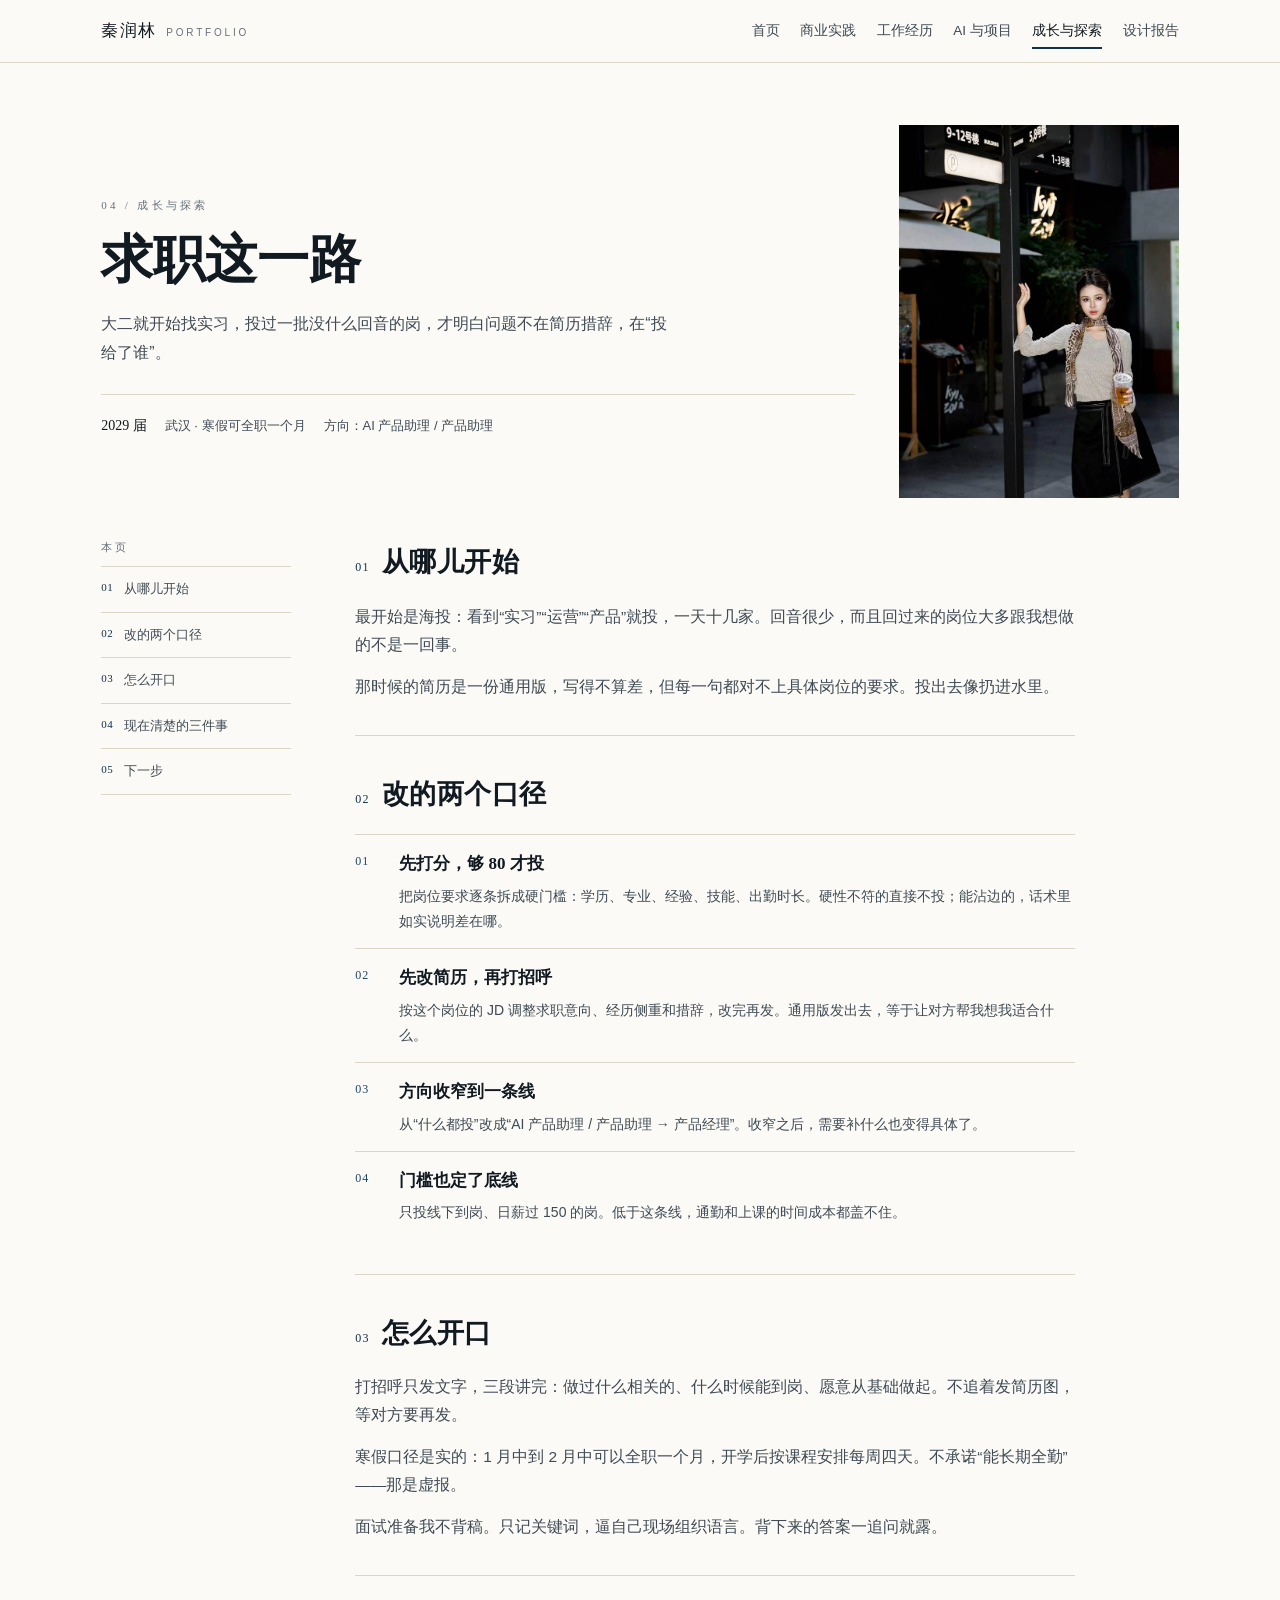
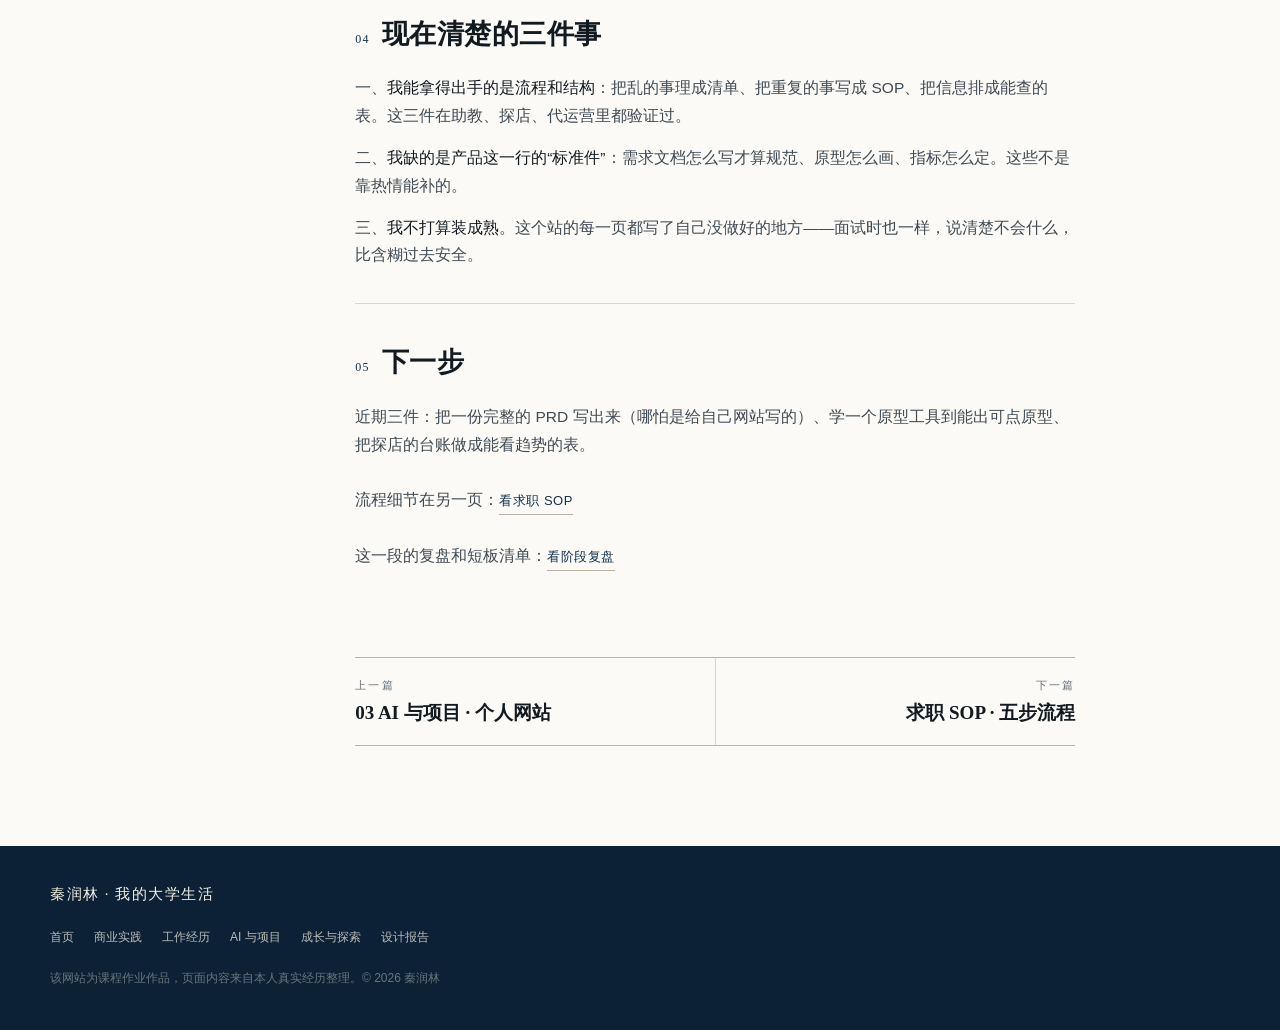
<file: growth.html>
<!DOCTYPE html>
<html lang="zh-CN">
<head>
<meta charset="utf-8">
<meta name="viewport" content="width=device-width, initial-scale=1">
<title>求职这一路 · 成长与探索 · 秦润林</title>
<meta name="description" content="从现在开始找实习：怎么筛岗、怎么对标 JD、为什么改成只投够得着的岗位。">
<link rel="icon" href="data:image/svg+xml,%3Csvg xmlns='http://www.w3.org/2000/svg' viewBox='0 0 32 32'%3E%3Crect width='32' height='32' fill='%2312324C'/%3E%3Ctext x='16' y='22' font-size='18' font-family='serif' fill='%23F5F1E5' text-anchor='middle'%3E秦%3C/text%3E%3C/svg%3E">
<link rel="stylesheet" href="css/style.css">
</head>
<body>

<a class="sr-only" href="#main">跳到正文</a>

<header class="tb">
  <div class="tb-in">
    <div class="brand">秦润林<i>PORTFOLIO</i></div>
    <nav class="nav" aria-label="站点导航">
      <a href="index.html">首页</a>
      <a href="business.html">商业实践</a>
      <a href="work.html">工作经历</a>
      <a href="ai.html">AI 与项目</a>
      <a href="growth.html" class="on">成长与探索</a>
      <a href="report.html">设计报告</a>
    </nav>
  </div>
</header>

<main id="main">

  <section class="phead">
    <div class="wrap">
      <div class="phead-g">
        <div class="phead-l">
          <p class="phead-day">04 / 成长与探索</p>
          <h1>求职这一路</h1>
          <p class="phead-lead">大二就开始找实习，投过一批没什么回音的岗，才明白问题不在简历措辞，在“投给了谁”。</p>
          <div class="cover-meta">
            <b>2029 届</b>
            <span>武汉 · 寒假可全职一个月</span>
            <span>方向：AI 产品助理 / 产品助理</span>
          </div>
        </div>
        <figure class="portrait portrait-growth">
          <img src="images/portraitgrowth.jpg" alt="本人生活照">
        </figure>
      </div>
    </div>
  </section>

  <div class="wrap">
    <div class="doc">

      <aside class="sidenav">
        <p class="sn-cap">本页</p>
        <ol>
          <li><a href="#start"><i>01</i>从哪儿开始</a></li>
          <li><a href="#change"><i>02</i>改的两个口径</a></li>
          <li><a href="#talk"><i>03</i>怎么开口</a></li>
          <li><a href="#know"><i>04</i>现在清楚的三件事</a></li>
          <li><a href="#next"><i>05</i>下一步</a></li>
        </ol>
      </aside>

      <div class="body">

        <section class="blk" id="start">
          <div class="blk-h"><i>01</i><h2>从哪儿开始</h2></div>
          <p>最开始是海投：看到“实习”“运营”“产品”就投，一天十几家。回音很少，而且回过来的岗位大多跟我想做的不是一回事。</p>
          <p>那时候的简历是一份通用版，写得不算差，但每一句都对不上具体岗位的要求。投出去像扔进水里。</p>
        </section>

        <section class="blk" id="change">
          <div class="blk-h"><i>02</i><h2>改的两个口径</h2></div>
          <ul class="items">
            <li>
              <i>01</i>
              <div>
                <h3>先打分，够 80 才投</h3>
                <p>把岗位要求逐条拆成硬门槛：学历、专业、经验、技能、出勤时长。硬性不符的直接不投；能沾边的，话术里如实说明差在哪。</p>
              </div>
            </li>
            <li>
              <i>02</i>
              <div>
                <h3>先改简历，再打招呼</h3>
                <p>按这个岗位的 JD 调整求职意向、经历侧重和措辞，改完再发。通用版发出去，等于让对方帮我想我适合什么。</p>
              </div>
            </li>
            <li>
              <i>03</i>
              <div>
                <h3>方向收窄到一条线</h3>
                <p>从“什么都投”改成“AI 产品助理 / 产品助理 → 产品经理”。收窄之后，需要补什么也变得具体了。</p>
              </div>
            </li>
            <li>
              <i>04</i>
              <div>
                <h3>门槛也定了底线</h3>
                <p>只投线下到岗、日薪过 150 的岗。低于这条线，通勤和上课的时间成本都盖不住。</p>
              </div>
            </li>
          </ul>
        </section>

        <section class="blk" id="talk">
          <div class="blk-h"><i>03</i><h2>怎么开口</h2></div>
          <p>打招呼只发文字，三段讲完：做过什么相关的、什么时候能到岗、愿意从基础做起。不追着发简历图，等对方要再发。</p>
          <p>寒假口径是实的：1 月中到 2 月中可以全职一个月，开学后按课程安排每周四天。不承诺“能长期全勤”——那是虚报。</p>
          <p>面试准备我不背稿。只记关键词，逼自己现场组织语言。背下来的答案一追问就露。</p>
        </section>

        <section class="blk" id="know">
          <div class="blk-h"><i>04</i><h2>现在清楚的三件事</h2></div>
          <p>一、<strong>我能拿得出手的是流程和结构</strong>：把乱的事理成清单、把重复的事写成 SOP、把信息排成能查的表。这三件在助教、探店、代运营里都验证过。</p>
          <p>二、<strong>我缺的是产品这一行的“标准件”</strong>：需求文档怎么写才算规范、原型怎么画、指标怎么定。这些不是靠热情能补的。</p>
          <p>三、<strong>我不打算装成熟</strong>。这个站的每一页都写了自己没做好的地方——面试时也一样，说清楚不会什么，比含糊过去安全。</p>
        </section>

        <section class="blk" id="next">
          <div class="blk-h"><i>05</i><h2>下一步</h2></div>
          <p>近期三件：把一份完整的 PRD 写出来（哪怕是给自己网站写的）、学一个原型工具到能出可点原型、把探店的台账做成能看趋势的表。</p>
          <p>流程细节在另一页：<a class="more" href="job-sop.html">看求职 SOP</a></p>
          <p>这一段的复盘和短板清单：<a class="more" href="review.html">看阶段复盘</a></p>
        </section>

        <div class="pager">
          <a href="website.html">
            <span>上一篇</span>
            <b>03 AI 与项目 · 个人网站</b>
          </a>
          <a class="next" href="job-sop.html">
            <span>下一篇</span>
            <b>求职 SOP · 五步流程</b>
          </a>
        </div>

      </div>
    </div>
  </div>

</main>

<footer class="ft">
  <div class="wrap ft-in">
    <div class="ft-name">秦润林 · 我的大学生活</div>
    <div class="ft-links">
      <a href="index.html">首页</a>
      <a href="business.html">商业实践</a>
      <a href="work.html">工作经历</a>
      <a href="ai.html">AI 与项目</a>
      <a href="growth.html">成长与探索</a>
      <a href="report.html">设计报告</a>
    </div>
    <div class="ft-copy">该网站为课程作业作品，页面内容来自本人真实经历整理。© 2026 秦润林</div>
  </div>
</footer>


<script src="js/main.js"></script>
</body>
</html>
</file>
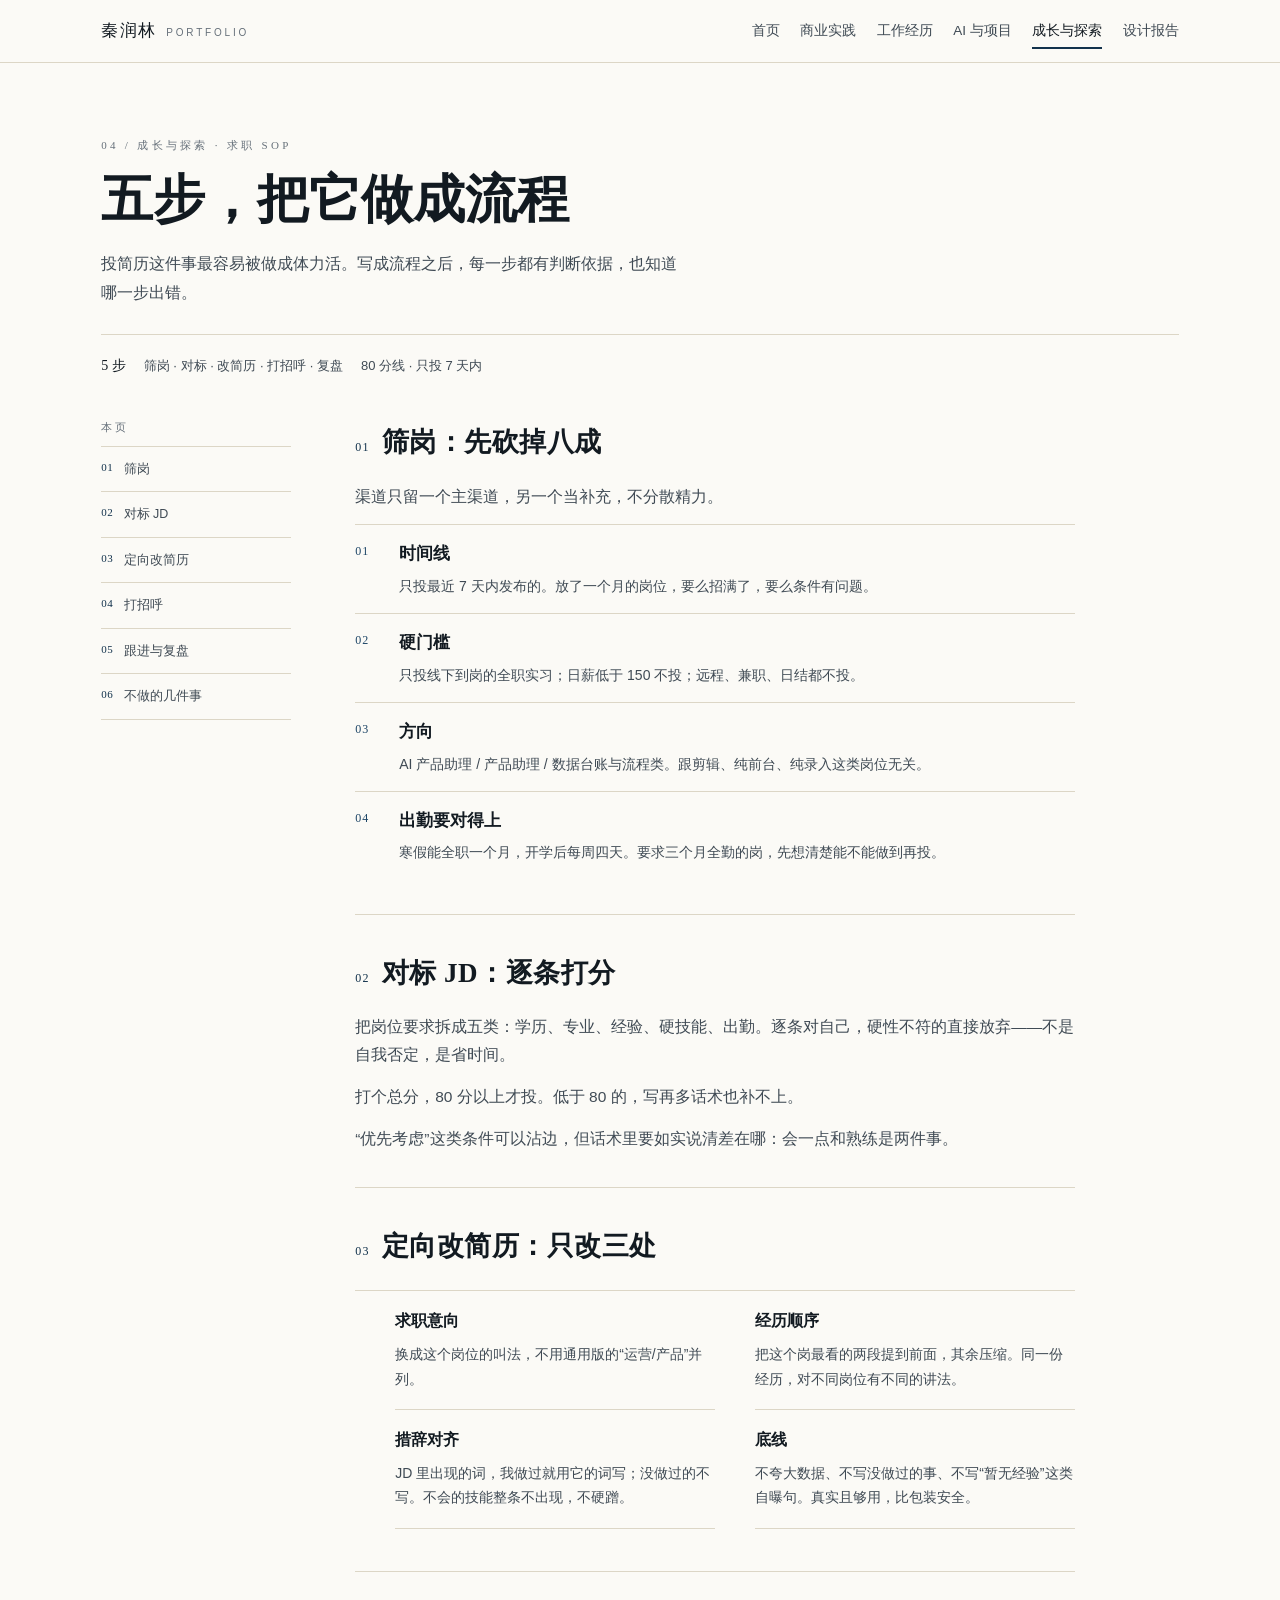
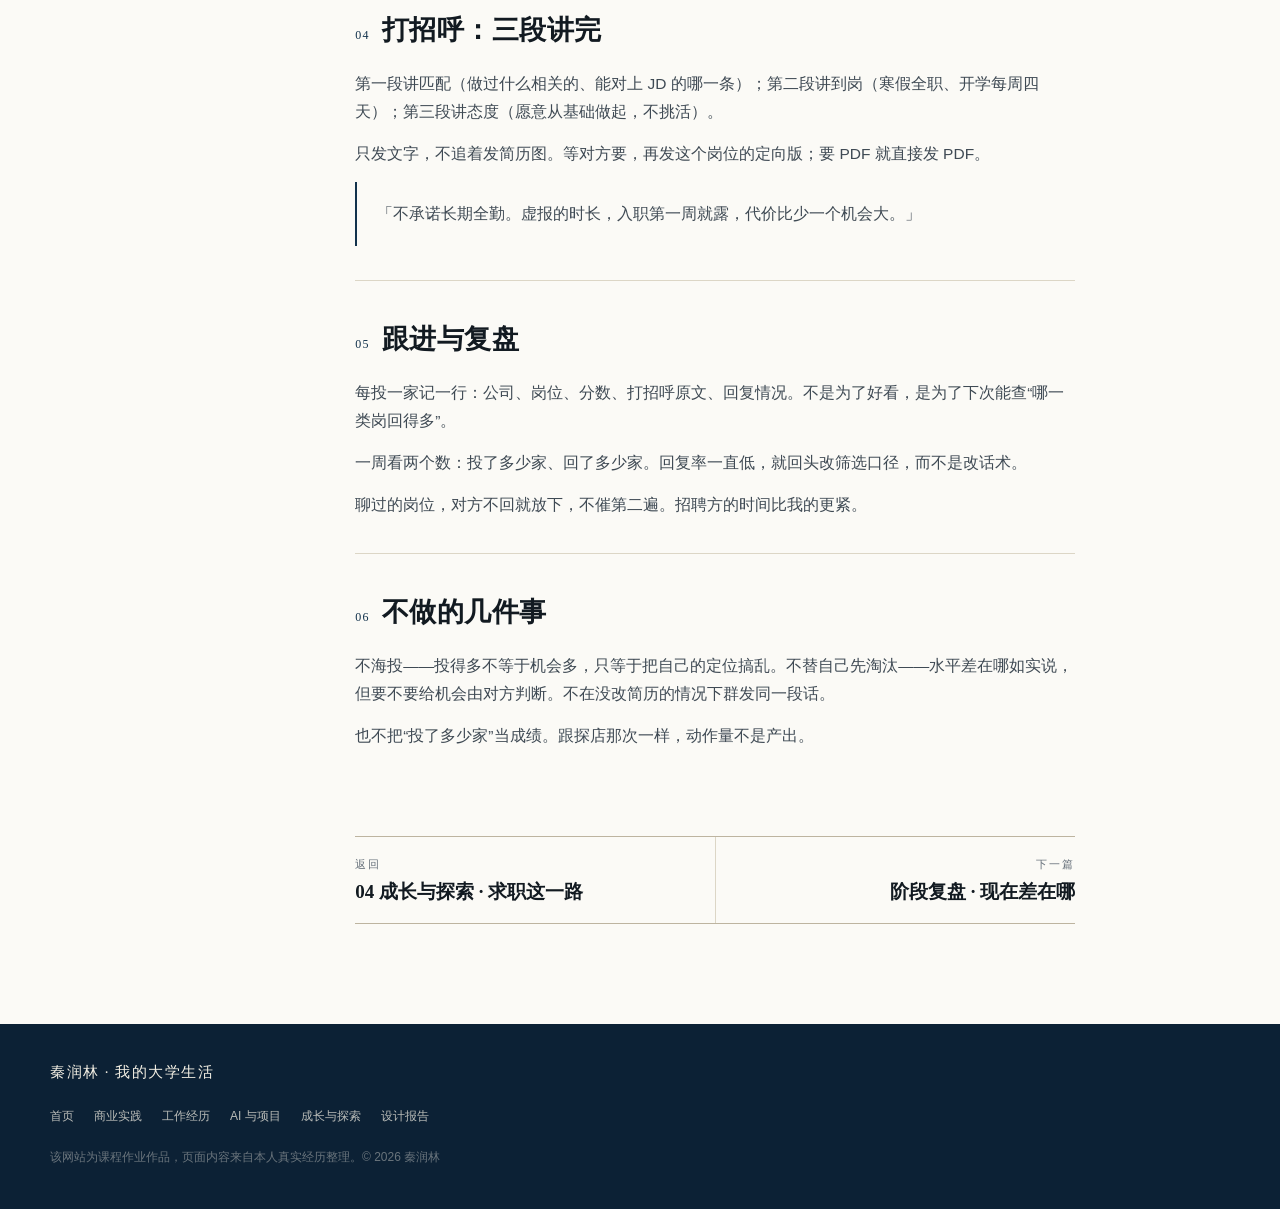
<file: job-sop.html>
<!DOCTYPE html>
<html lang="zh-CN">
<head>
<meta charset="utf-8">
<meta name="viewport" content="width=device-width, initial-scale=1">
<title>求职 SOP · 五步流程 · 秦润林</title>
<meta name="description" content="筛岗、对标 JD、定向改简历、打招呼、跟进复盘：把投递做成一套能重复的流程。">
<link rel="icon" href="data:image/svg+xml,%3Csvg xmlns='http://www.w3.org/2000/svg' viewBox='0 0 32 32'%3E%3Crect width='32' height='32' fill='%2312324C'/%3E%3Ctext x='16' y='22' font-size='18' font-family='serif' fill='%23F5F1E5' text-anchor='middle'%3E秦%3C/text%3E%3C/svg%3E">
<link rel="stylesheet" href="css/style.css">
</head>
<body>

<a class="sr-only" href="#main">跳到正文</a>

<header class="tb">
  <div class="tb-in">
    <div class="brand">秦润林<i>PORTFOLIO</i></div>
    <nav class="nav" aria-label="站点导航">
      <a href="index.html">首页</a>
      <a href="business.html">商业实践</a>
      <a href="work.html">工作经历</a>
      <a href="ai.html">AI 与项目</a>
      <a href="growth.html" class="on">成长与探索</a>
      <a href="report.html">设计报告</a>
    </nav>
  </div>
</header>

<main id="main">

  <section class="phead">
    <div class="wrap">
      <p class="phead-day">04 / 成长与探索 · 求职 SOP</p>
      <h1>五步，把它做成流程</h1>
      <p class="phead-lead">投简历这件事最容易被做成体力活。写成流程之后，每一步都有判断依据，也知道哪一步出错。</p>
      <div class="cover-meta">
        <b>5 步</b>
        <span>筛岗 · 对标 · 改简历 · 打招呼 · 复盘</span>
        <span>80 分线 · 只投 7 天内</span>
      </div>
    </div>
  </section>

  <div class="wrap">
    <div class="doc">

      <aside class="sidenav">
        <p class="sn-cap">本页</p>
        <ol>
          <li><a href="#step1"><i>01</i>筛岗</a></li>
          <li><a href="#step2"><i>02</i>对标 JD</a></li>
          <li><a href="#step3"><i>03</i>定向改简历</a></li>
          <li><a href="#step4"><i>04</i>打招呼</a></li>
          <li><a href="#step5"><i>05</i>跟进与复盘</a></li>
          <li><a href="#no"><i>06</i>不做的几件事</a></li>
        </ol>
      </aside>

      <div class="body">

        <section class="blk" id="step1">
          <div class="blk-h"><i>01</i><h2>筛岗：先砍掉八成</h2></div>
          <p>渠道只留一个主渠道，另一个当补充，不分散精力。</p>
          <ul class="items">
            <li>
              <i>01</i>
              <div>
                <h3>时间线</h3>
                <p>只投最近 7 天内发布的。放了一个月的岗位，要么招满了，要么条件有问题。</p>
              </div>
            </li>
            <li>
              <i>02</i>
              <div>
                <h3>硬门槛</h3>
                <p>只投线下到岗的全职实习；日薪低于 150 不投；远程、兼职、日结都不投。</p>
              </div>
            </li>
            <li>
              <i>03</i>
              <div>
                <h3>方向</h3>
                <p>AI 产品助理 / 产品助理 / 数据台账与流程类。跟剪辑、纯前台、纯录入这类岗位无关。</p>
              </div>
            </li>
            <li>
              <i>04</i>
              <div>
                <h3>出勤要对得上</h3>
                <p>寒假能全职一个月，开学后每周四天。要求三个月全勤的岗，先想清楚能不能做到再投。</p>
              </div>
            </li>
          </ul>
        </section>

        <section class="blk" id="step2">
          <div class="blk-h"><i>02</i><h2>对标 JD：逐条打分</h2></div>
          <p>把岗位要求拆成五类：学历、专业、经验、硬技能、出勤。逐条对自己，硬性不符的直接放弃——不是自我否定，是省时间。</p>
          <p>打个总分，80 分以上才投。低于 80 的，写再多话术也补不上。</p>
          <p>“优先考虑”这类条件可以沾边，但话术里要如实说清差在哪：会一点和熟练是两件事。</p>
        </section>

        <section class="blk" id="step3">
          <div class="blk-h"><i>03</i><h2>定向改简历：只改三处</h2></div>
          <ul class="steps">
            <li>
              <h3>求职意向</h3>
              <p>换成这个岗位的叫法，不用通用版的“运营/产品”并列。</p>
            </li>
            <li>
              <h3>经历顺序</h3>
              <p>把这个岗最看的两段提到前面，其余压缩。同一份经历，对不同岗位有不同的讲法。</p>
            </li>
            <li>
              <h3>措辞对齐</h3>
              <p>JD 里出现的词，我做过就用它的词写；没做过的不写。不会的技能整条不出现，不硬蹭。</p>
            </li>
            <li>
              <h3>底线</h3>
              <p>不夸大数据、不写没做过的事、不写“暂无经验”这类自曝句。真实且够用，比包装安全。</p>
            </li>
          </ul>
        </section>

        <section class="blk" id="step4">
          <div class="blk-h"><i>04</i><h2>打招呼：三段讲完</h2></div>
          <p>第一段讲匹配（做过什么相关的、能对上 JD 的哪一条）；第二段讲到岗（寒假全职、开学每周四天）；第三段讲态度（愿意从基础做起，不挑活）。</p>
          <p>只发文字，不追着发简历图。等对方要，再发这个岗位的定向版；要 PDF 就直接发 PDF。</p>
          <p class="pull">「不承诺长期全勤。虚报的时长，入职第一周就露，代价比少一个机会大。」</p>
        </section>

        <section class="blk" id="step5">
          <div class="blk-h"><i>05</i><h2>跟进与复盘</h2></div>
          <p>每投一家记一行：公司、岗位、分数、打招呼原文、回复情况。不是为了好看，是为了下次能查“哪一类岗回得多”。</p>
          <p>一周看两个数：投了多少家、回了多少家。回复率一直低，就回头改筛选口径，而不是改话术。</p>
          <p>聊过的岗位，对方不回就放下，不催第二遍。招聘方的时间比我的更紧。</p>
        </section>

        <section class="blk" id="no">
          <div class="blk-h"><i>06</i><h2>不做的几件事</h2></div>
          <p>不海投——投得多不等于机会多，只等于把自己的定位搞乱。不替自己先淘汰——水平差在哪如实说，但要不要给机会由对方判断。不在没改简历的情况下群发同一段话。</p>
          <p>也不把“投了多少家”当成绩。跟探店那次一样，动作量不是产出。</p>
        </section>

        <div class="pager">
          <a href="growth.html">
            <span>返回</span>
            <b>04 成长与探索 · 求职这一路</b>
          </a>
          <a class="next" href="review.html">
            <span>下一篇</span>
            <b>阶段复盘 · 现在差在哪</b>
          </a>
        </div>

      </div>
    </div>
  </div>

</main>

<footer class="ft">
  <div class="wrap ft-in">
    <div class="ft-name">秦润林 · 我的大学生活</div>
    <div class="ft-links">
      <a href="index.html">首页</a>
      <a href="business.html">商业实践</a>
      <a href="work.html">工作经历</a>
      <a href="ai.html">AI 与项目</a>
      <a href="growth.html">成长与探索</a>
      <a href="report.html">设计报告</a>
    </div>
    <div class="ft-copy">该网站为课程作业作品，页面内容来自本人真实经历整理。© 2026 秦润林</div>
  </div>
</footer>


<script src="js/main.js"></script>
</body>
</html>
</file>
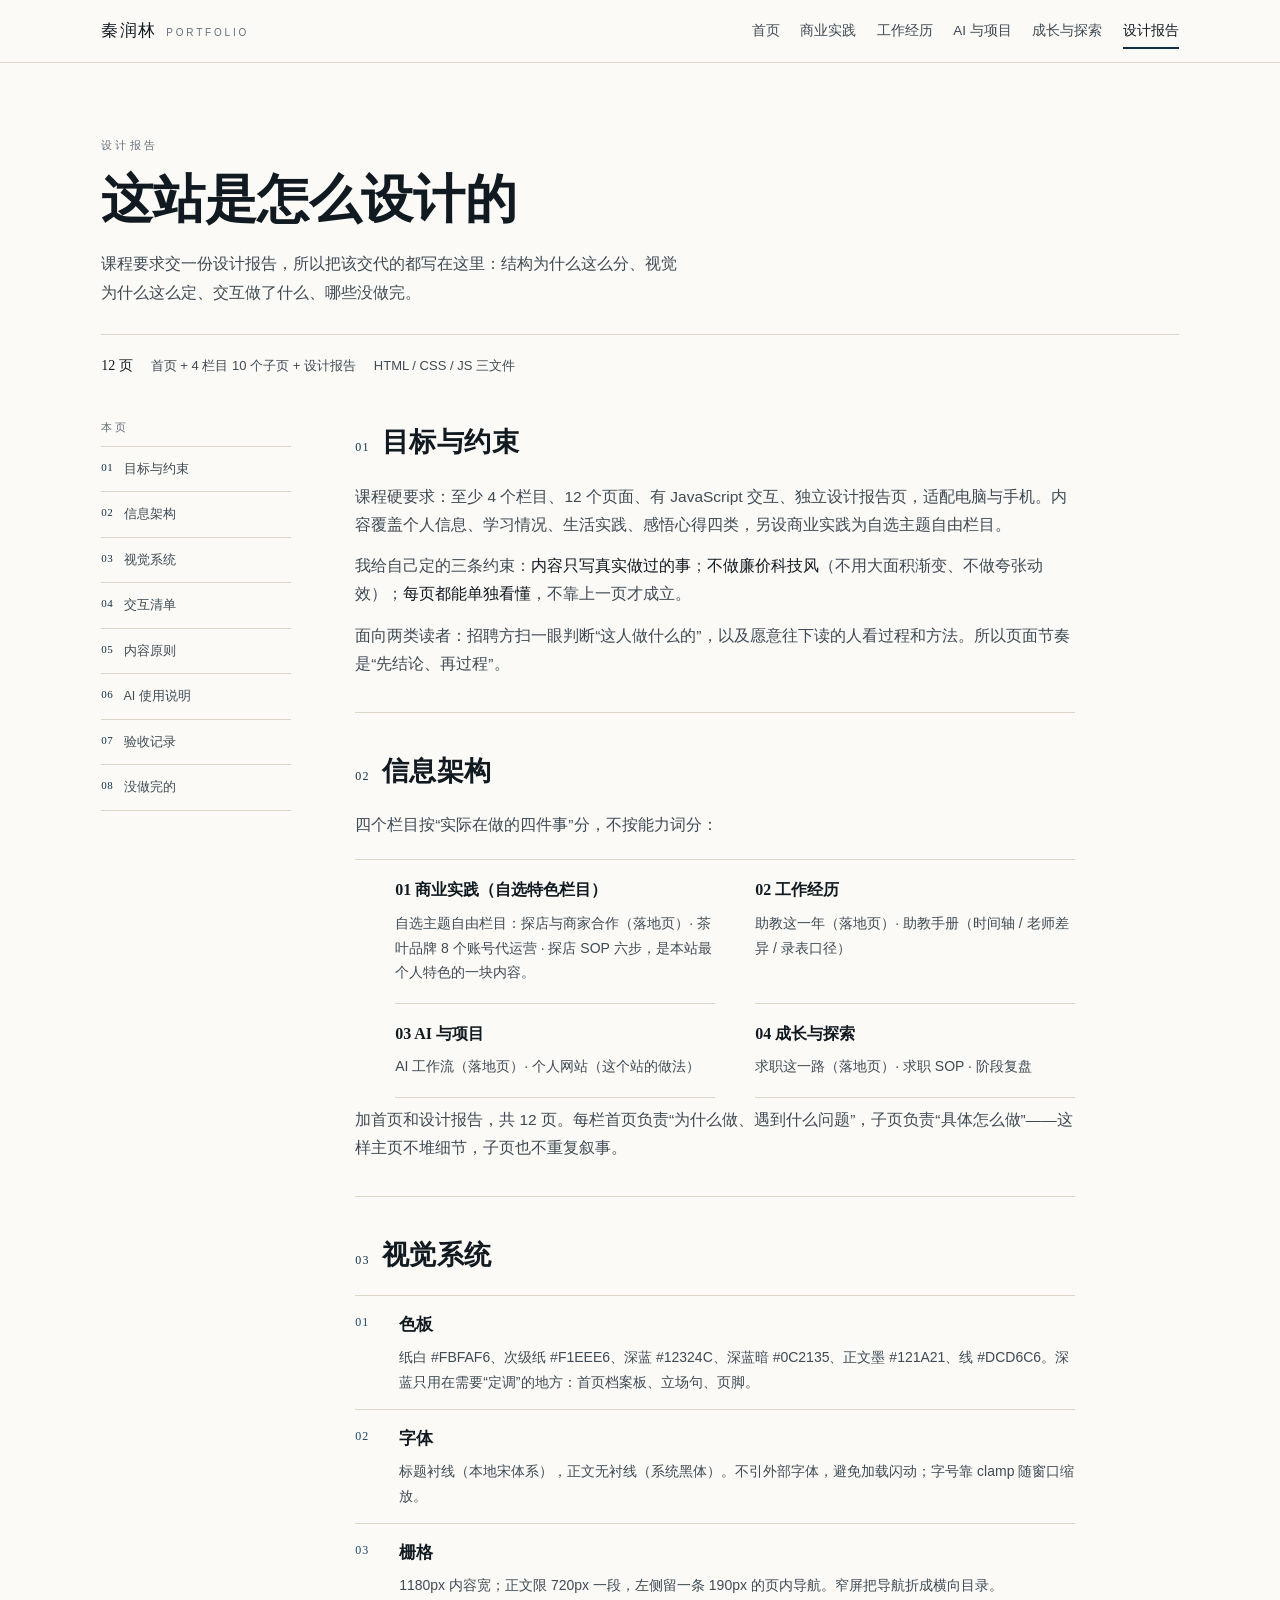
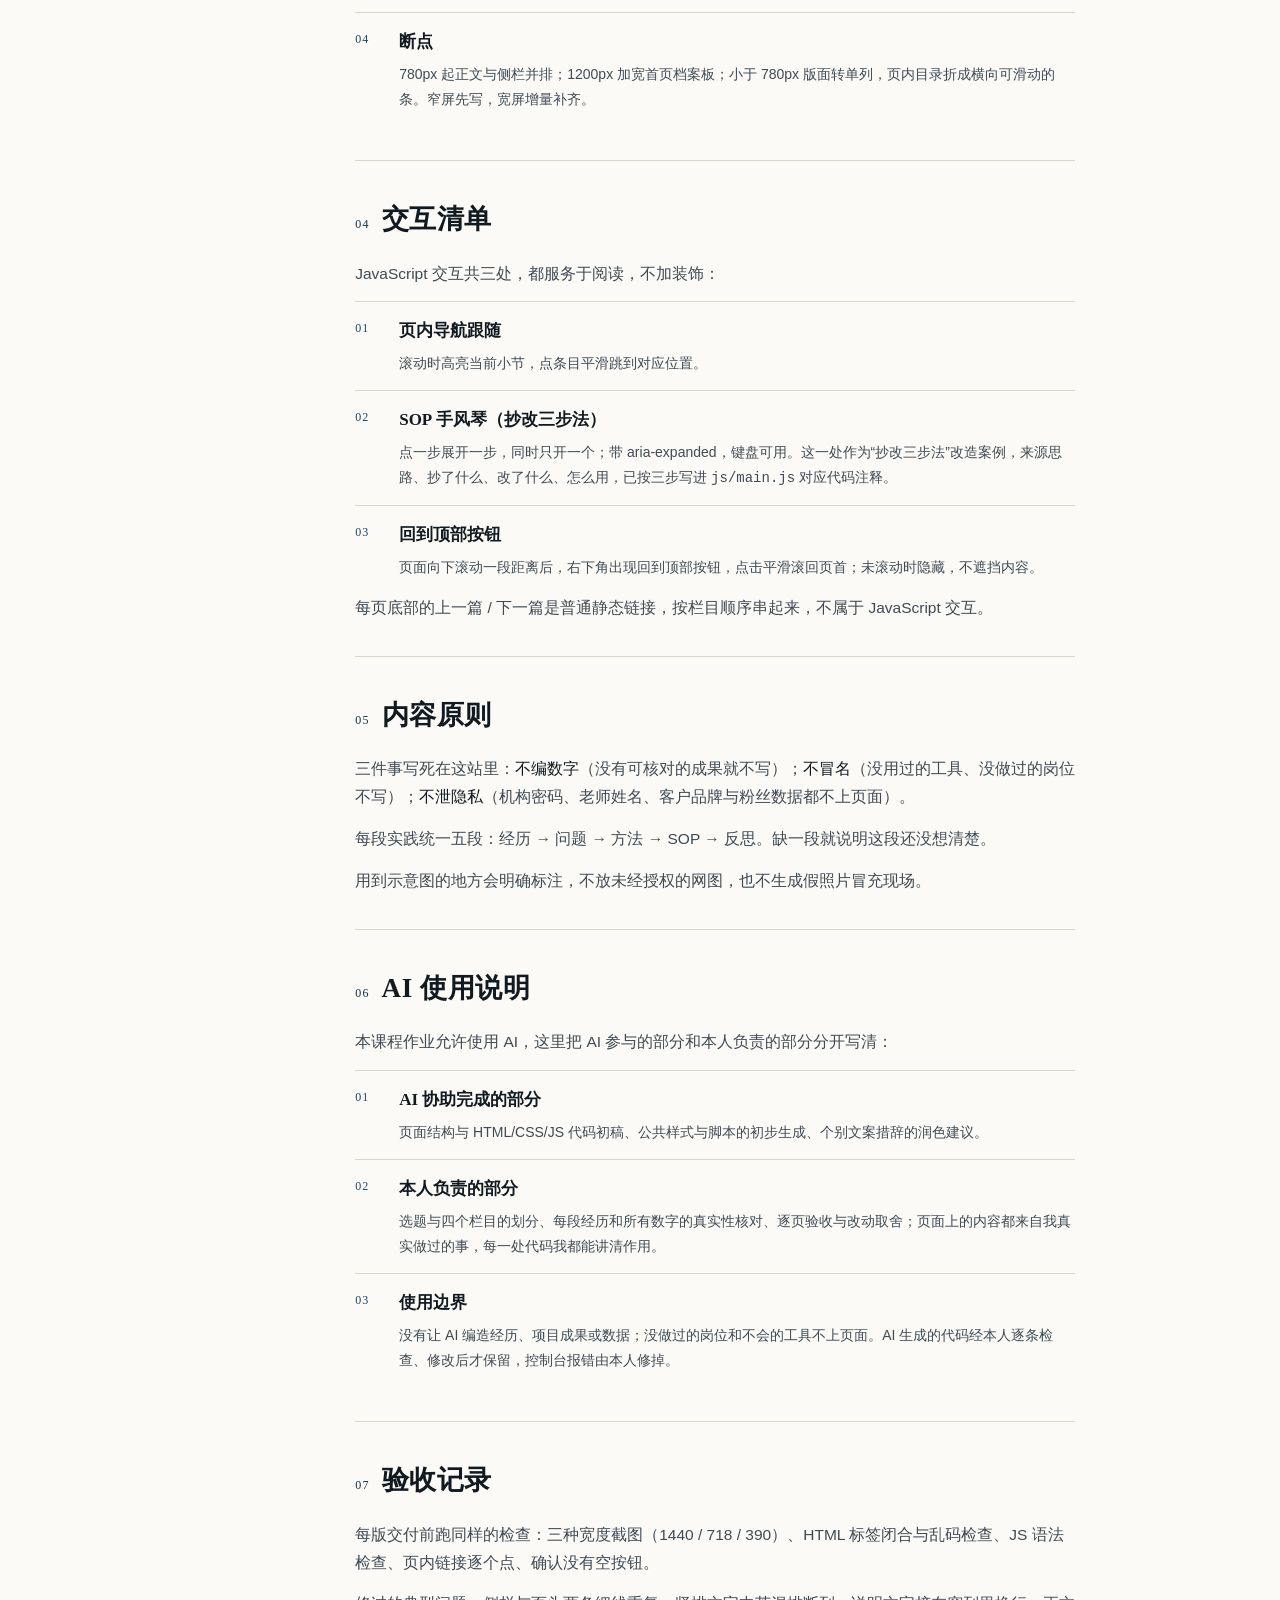
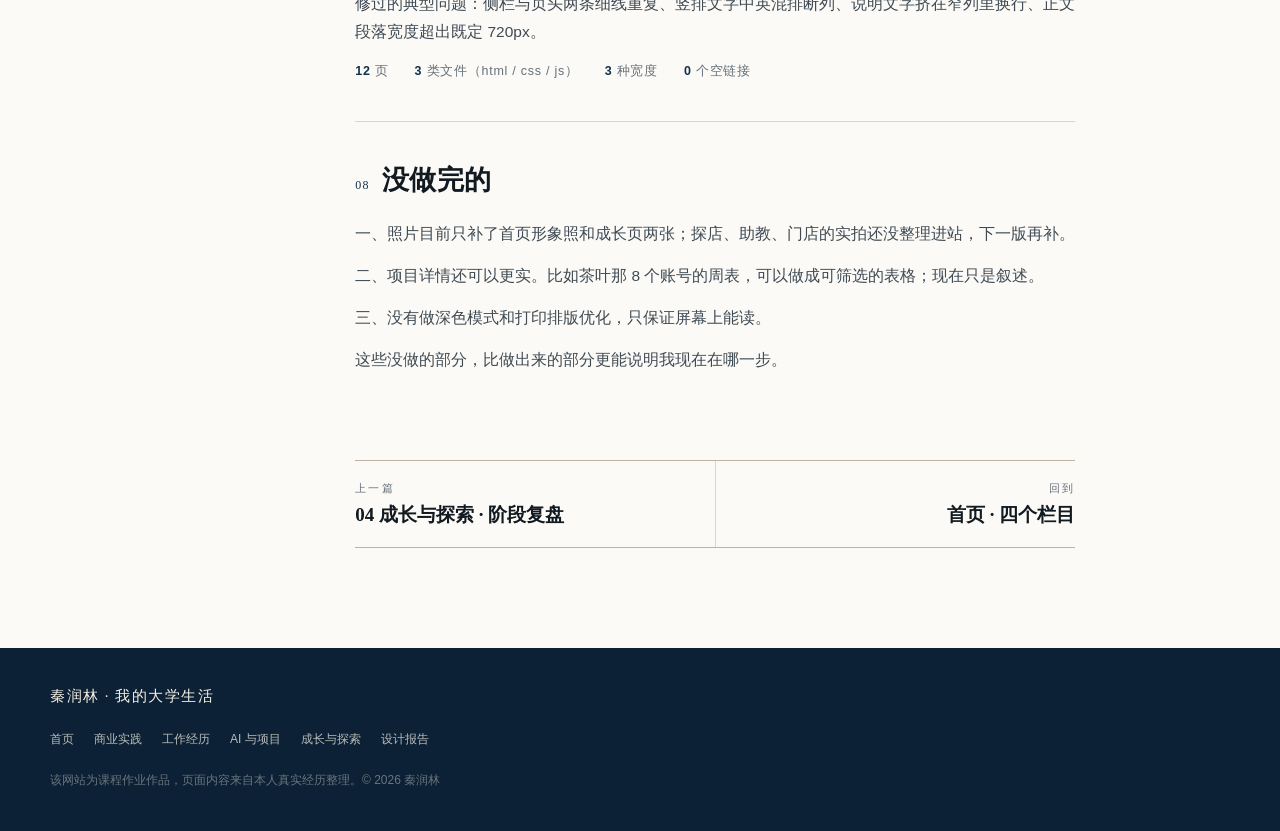
<file: report.html>
<!DOCTYPE html>
<html lang="zh-CN">
<head>
<meta charset="utf-8">
<meta name="viewport" content="width=device-width, initial-scale=1">
<title>设计报告 · 秦润林</title>
<meta name="description" content="12 页作品集的设计记录：结构、视觉、交互、内容原则与验收。">
<link rel="icon" href="data:image/svg+xml,%3Csvg xmlns='http://www.w3.org/2000/svg' viewBox='0 0 32 32'%3E%3Crect width='32' height='32' fill='%2312324C'/%3E%3Ctext x='16' y='22' font-size='18' font-family='serif' fill='%23F5F1E5' text-anchor='middle'%3E秦%3C/text%3E%3C/svg%3E">
<link rel="stylesheet" href="css/style.css">
</head>
<body>

<a class="sr-only" href="#main">跳到正文</a>

<header class="tb">
  <div class="tb-in">
    <div class="brand">秦润林<i>PORTFOLIO</i></div>
    <nav class="nav" aria-label="站点导航">
      <a href="index.html">首页</a>
      <a href="business.html">商业实践</a>
      <a href="work.html">工作经历</a>
      <a href="ai.html">AI 与项目</a>
      <a href="growth.html">成长与探索</a>
      <a href="report.html" class="on">设计报告</a>
    </nav>
  </div>
</header>

<main id="main">

  <section class="phead">
    <div class="wrap">
      <p class="phead-day">设计报告</p>
      <h1>这站是怎么设计的</h1>
      <p class="phead-lead">课程要求交一份设计报告，所以把该交代的都写在这里：结构为什么这么分、视觉为什么这么定、交互做了什么、哪些没做完。</p>
      <div class="cover-meta">
        <b>12 页</b>
        <span>首页 + 4 栏目 10 个子页 + 设计报告</span>
        <span>HTML / CSS / JS 三文件</span>
      </div>
    </div>
  </section>

  <div class="wrap">
    <div class="doc">

      <aside class="sidenav">
        <p class="sn-cap">本页</p>
        <ol>
          <li><a href="#target"><i>01</i>目标与约束</a></li>
          <li><a href="#map"><i>02</i>信息架构</a></li>
          <li><a href="#visual"><i>03</i>视觉系统</a></li>
          <li><a href="#inter"><i>04</i>交互清单</a></li>
          <li><a href="#rule"><i>05</i>内容原则</a></li>
          <li><a href="#ai"><i>06</i>AI 使用说明</a></li>
          <li><a href="#qa"><i>07</i>验收记录</a></li>
          <li><a href="#todo"><i>08</i>没做完的</a></li>
        </ol>
      </aside>

      <div class="body">

        <section class="blk" id="target">
          <div class="blk-h"><i>01</i><h2>目标与约束</h2></div>
          <p>课程硬要求：至少 4 个栏目、12 个页面、有 JavaScript 交互、独立设计报告页，适配电脑与手机。内容覆盖个人信息、学习情况、生活实践、感悟心得四类，另设商业实践为自选主题自由栏目。</p>
          <p>我给自己定的三条约束：<strong>内容只写真实做过的事</strong>；<strong>不做廉价科技风</strong>（不用大面积渐变、不做夸张动效）；<strong>每页都能单独看懂</strong>，不靠上一页才成立。</p>
          <p>面向两类读者：招聘方扫一眼判断“这人做什么的”，以及愿意往下读的人看过程和方法。所以页面节奏是“先结论、再过程”。</p>
        </section>

        <section class="blk" id="map">
          <div class="blk-h"><i>02</i><h2>信息架构</h2></div>
          <p>四个栏目按“实际在做的四件事”分，不按能力词分：</p>
          <ul class="steps">
            <li>
              <h3>01 商业实践（自选特色栏目）</h3>
              <p>自选主题自由栏目：探店与商家合作（落地页）· 茶叶品牌 8 个账号代运营 · 探店 SOP 六步，是本站最个人特色的一块内容。</p>
            </li>
            <li>
              <h3>02 工作经历</h3>
              <p>助教这一年（落地页）· 助教手册（时间轴 / 老师差异 / 录表口径）</p>
            </li>
            <li>
              <h3>03 AI 与项目</h3>
              <p>AI 工作流（落地页）· 个人网站（这个站的做法）</p>
            </li>
            <li>
              <h3>04 成长与探索</h3>
              <p>求职这一路（落地页）· 求职 SOP · 阶段复盘</p>
            </li>
          </ul>
          <p>加首页和设计报告，共 12 页。每栏首页负责“为什么做、遇到什么问题”，子页负责“具体怎么做”——这样主页不堆细节，子页也不重复叙事。</p>
        </section>

        <section class="blk" id="visual">
          <div class="blk-h"><i>03</i><h2>视觉系统</h2></div>
          <ul class="items">
            <li>
              <i>01</i>
              <div>
                <h3>色板</h3>
                <p>纸白 #FBFAF6、次级纸 #F1EEE6、深蓝 #12324C、深蓝暗 #0C2135、正文墨 #121A21、线 #DCD6C6。深蓝只用在需要“定调”的地方：首页档案板、立场句、页脚。</p>
              </div>
            </li>
            <li>
              <i>02</i>
              <div>
                <h3>字体</h3>
                <p>标题衬线（本地宋体系），正文无衬线（系统黑体）。不引外部字体，避免加载闪动；字号靠 clamp 随窗口缩放。</p>
              </div>
            </li>
            <li>
              <i>03</i>
              <div>
                <h3>栅格</h3>
                <p>1180px 内容宽；正文限 720px 一段，左侧留一条 190px 的页内导航。窄屏把导航折成横向目录。</p>
              </div>
            </li>
            <li>
              <i>04</i>
              <div>
                <h3>断点</h3>
                <p>780px 起正文与侧栏并排；1200px 加宽首页档案板；小于 780px 版面转单列，页内目录折成横向可滑动的条。窄屏先写，宽屏增量补齐。</p>
              </div>
            </li>
          </ul>
        </section>

        <section class="blk" id="inter">
          <div class="blk-h"><i>04</i><h2>交互清单</h2></div>
          <p>JavaScript 交互共三处，都服务于阅读，不加装饰：</p>
          <ul class="items">
            <li>
              <i>01</i>
              <div>
                <h3>页内导航跟随</h3>
                <p>滚动时高亮当前小节，点条目平滑跳到对应位置。</p>
              </div>
            </li>
            <li>
              <i>02</i>
              <div>
                <h3>SOP 手风琴（抄改三步法）</h3>
                <p>点一步展开一步，同时只开一个；带 aria-expanded，键盘可用。这一处作为“抄改三步法”改造案例，来源思路、抄了什么、改了什么、怎么用，已按三步写进 <code>js/main.js</code> 对应代码注释。</p>
              </div>
            </li>
            <li>
              <i>03</i>
              <div>
                <h3>回到顶部按钮</h3>
                <p>页面向下滚动一段距离后，右下角出现回到顶部按钮，点击平滑滚回页首；未滚动时隐藏，不遮挡内容。</p>
              </div>
            </li>
          </ul>
          <p>每页底部的上一篇 / 下一篇是普通静态链接，按栏目顺序串起来，不属于 JavaScript 交互。</p>
        </section>

        <section class="blk" id="rule">
          <div class="blk-h"><i>05</i><h2>内容原则</h2></div>
          <p>三件事写死在这站里：<strong>不编数字</strong>（没有可核对的成果就不写）；<strong>不冒名</strong>（没用过的工具、没做过的岗位不写）；<strong>不泄隐私</strong>（机构密码、老师姓名、客户品牌与粉丝数据都不上页面）。</p>
          <p>每段实践统一五段：经历 → 问题 → 方法 → SOP → 反思。缺一段就说明这段还没想清楚。</p>
          <p>用到示意图的地方会明确标注，不放未经授权的网图，也不生成假照片冒充现场。</p>
        </section>

        <section class="blk" id="ai">
          <div class="blk-h"><i>06</i><h2>AI 使用说明</h2></div>
          <p>本课程作业允许使用 AI，这里把 AI 参与的部分和本人负责的部分分开写清：</p>
          <ul class="items">
            <li>
              <i>01</i>
              <div>
                <h3>AI 协助完成的部分</h3>
                <p>页面结构与 HTML/CSS/JS 代码初稿、公共样式与脚本的初步生成、个别文案措辞的润色建议。</p>
              </div>
            </li>
            <li>
              <i>02</i>
              <div>
                <h3>本人负责的部分</h3>
                <p>选题与四个栏目的划分、每段经历和所有数字的真实性核对、逐页验收与改动取舍；页面上的内容都来自我真实做过的事，每一处代码我都能讲清作用。</p>
              </div>
            </li>
            <li>
              <i>03</i>
              <div>
                <h3>使用边界</h3>
                <p>没有让 AI 编造经历、项目成果或数据；没做过的岗位和不会的工具不上页面。AI 生成的代码经本人逐条检查、修改后才保留，控制台报错由本人修掉。</p>
              </div>
            </li>
          </ul>
        </section>

        <section class="blk" id="qa">
          <div class="blk-h"><i>07</i><h2>验收记录</h2></div>
          <p>每版交付前跑同样的检查：三种宽度截图（1440 / 718 / 390）、HTML 标签闭合与乱码检查、JS 语法检查、页内链接逐个点、确认没有空按钮。</p>
          <p>修过的典型问题：侧栏与页头两条细线重复、竖排文字中英混排断列、说明文字挤在窄列里换行、正文段落宽度超出既定 720px。</p>
          <div class="note-row">
            <span><b>12</b> 页</span>
            <span><b>3</b> 类文件（html / css / js）</span>
            <span><b>3</b> 种宽度</span>
            <span><b>0</b> 个空链接</span>
          </div>
        </section>

        <section class="blk" id="todo">
          <div class="blk-h"><i>08</i><h2>没做完的</h2></div>
          <p>一、照片目前只补了首页形象照和成长页两张；探店、助教、门店的实拍还没整理进站，下一版再补。</p>
          <p>二、项目详情还可以更实。比如茶叶那 8 个账号的周表，可以做成可筛选的表格；现在只是叙述。</p>
          <p>三、没有做深色模式和打印排版优化，只保证屏幕上能读。</p>
          <p>这些没做的部分，比做出来的部分更能说明我现在在哪一步。</p>
        </section>

        <div class="pager">
          <a href="review.html">
            <span>上一篇</span>
            <b>04 成长与探索 · 阶段复盘</b>
          </a>
          <a class="next" href="index.html">
            <span>回到</span>
            <b>首页 · 四个栏目</b>
          </a>
        </div>

      </div>
    </div>
  </div>

</main>

<footer class="ft">
  <div class="wrap ft-in">
    <div class="ft-name">秦润林 · 我的大学生活</div>
    <div class="ft-links">
      <a href="index.html">首页</a>
      <a href="business.html">商业实践</a>
      <a href="work.html">工作经历</a>
      <a href="ai.html">AI 与项目</a>
      <a href="growth.html">成长与探索</a>
      <a href="report.html">设计报告</a>
    </div>
    <div class="ft-copy">该网站为课程作业作品，页面内容来自本人真实经历整理。© 2026 秦润林</div>
  </div>
</footer>


<script src="js/main.js"></script>
</body>
</html>
</file>
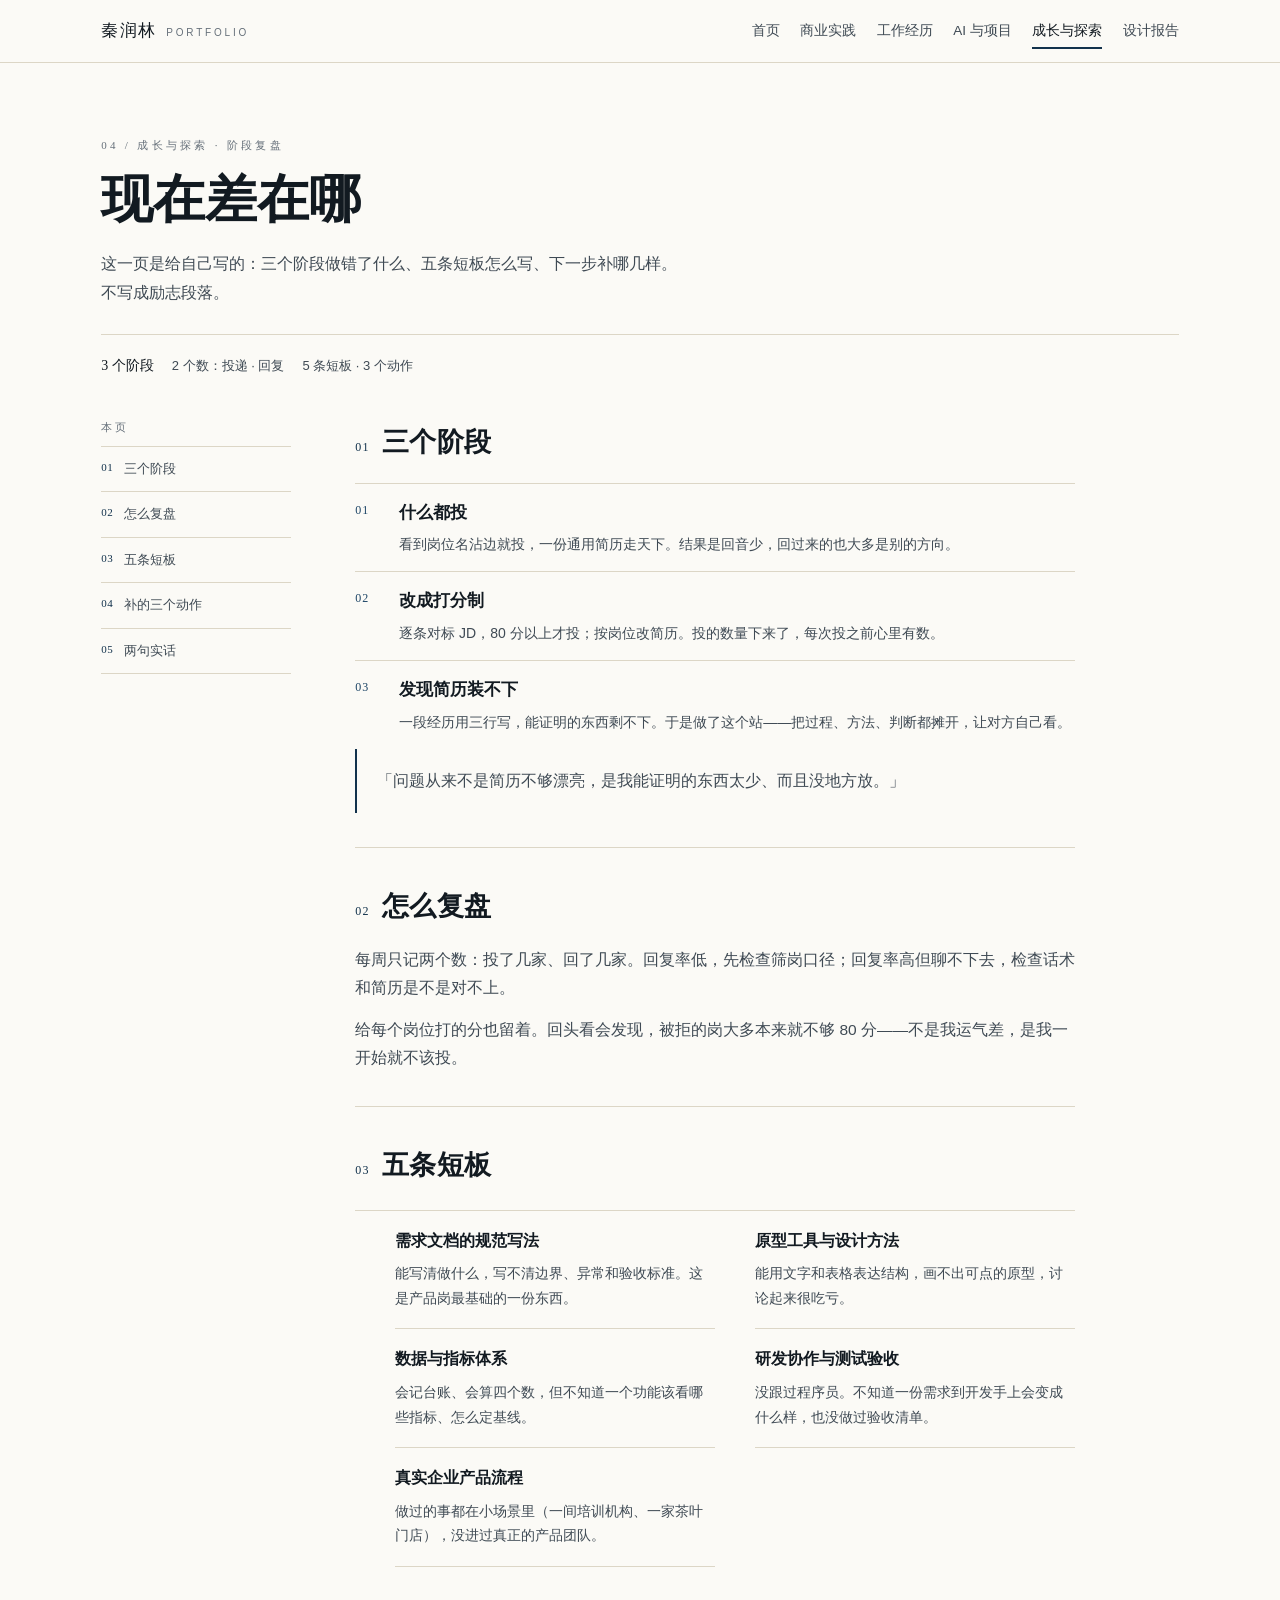
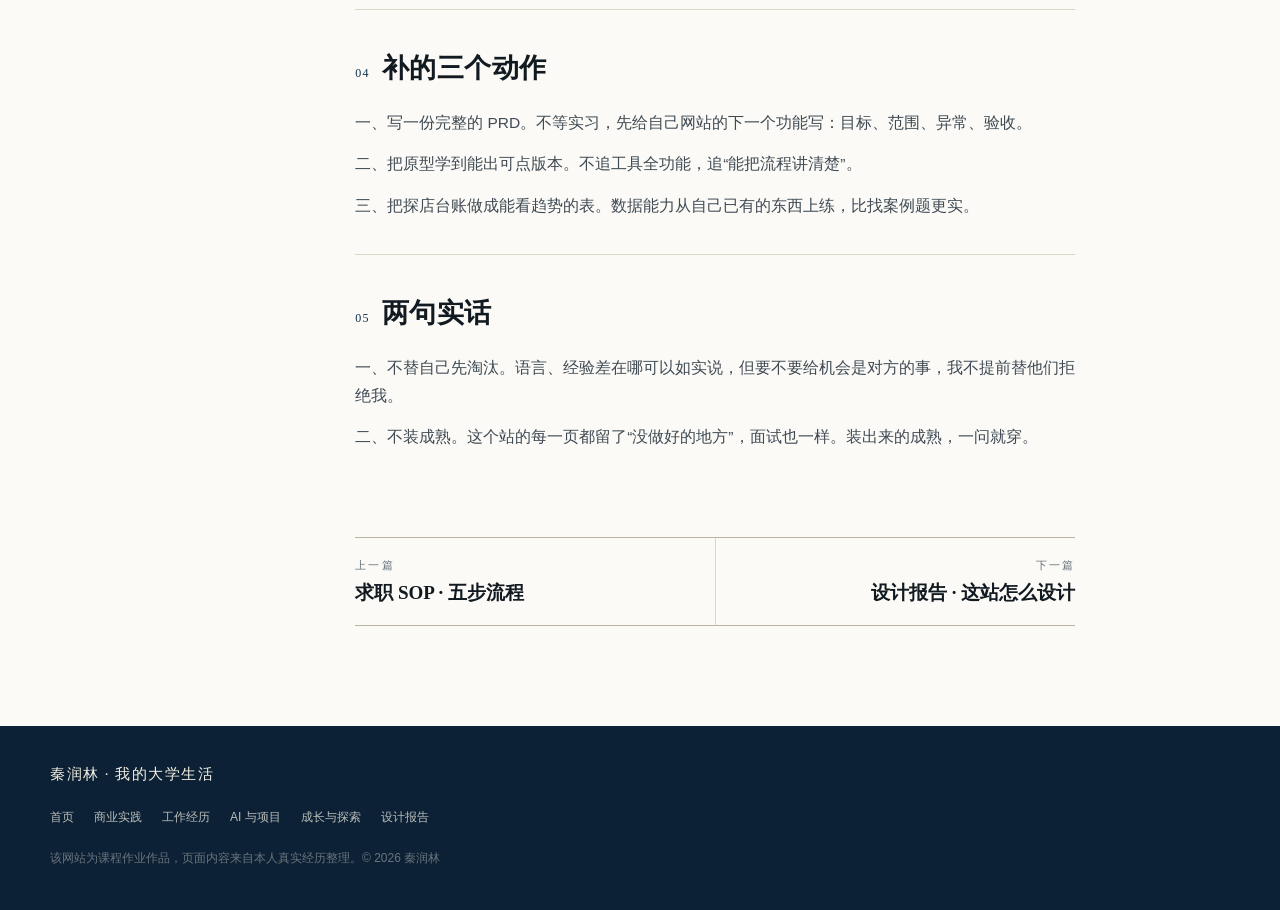
<file: review.html>
<!DOCTYPE html>
<html lang="zh-CN">
<head>
<meta charset="utf-8">
<meta name="viewport" content="width=device-width, initial-scale=1">
<title>阶段复盘 · 秦润林</title>
<meta name="description" content="三个阶段、两个数、五条短板：现在差在哪，下一步补什么。">
<link rel="icon" href="data:image/svg+xml,%3Csvg xmlns='http://www.w3.org/2000/svg' viewBox='0 0 32 32'%3E%3Crect width='32' height='32' fill='%2312324C'/%3E%3Ctext x='16' y='22' font-size='18' font-family='serif' fill='%23F5F1E5' text-anchor='middle'%3E秦%3C/text%3E%3C/svg%3E">
<link rel="stylesheet" href="css/style.css">
</head>
<body>

<a class="sr-only" href="#main">跳到正文</a>

<header class="tb">
  <div class="tb-in">
    <div class="brand">秦润林<i>PORTFOLIO</i></div>
    <nav class="nav" aria-label="站点导航">
      <a href="index.html">首页</a>
      <a href="business.html">商业实践</a>
      <a href="work.html">工作经历</a>
      <a href="ai.html">AI 与项目</a>
      <a href="growth.html" class="on">成长与探索</a>
      <a href="report.html">设计报告</a>
    </nav>
  </div>
</header>

<main id="main">

  <section class="phead">
    <div class="wrap">
      <p class="phead-day">04 / 成长与探索 · 阶段复盘</p>
      <h1>现在差在哪</h1>
      <p class="phead-lead">这一页是给自己写的：三个阶段做错了什么、五条短板怎么写、下一步补哪几样。不写成励志段落。</p>
      <div class="cover-meta">
        <b>3 个阶段</b>
        <span>2 个数：投递 · 回复</span>
        <span>5 条短板 · 3 个动作</span>
      </div>
    </div>
  </section>

  <div class="wrap">
    <div class="doc">

      <aside class="sidenav">
        <p class="sn-cap">本页</p>
        <ol>
          <li><a href="#stage"><i>01</i>三个阶段</a></li>
          <li><a href="#method"><i>02</i>怎么复盘</a></li>
          <li><a href="#gap"><i>03</i>五条短板</a></li>
          <li><a href="#fix"><i>04</i>补的三个动作</a></li>
          <li><a href="#mind"><i>05</i>两句实话</a></li>
        </ol>
      </aside>

      <div class="body">

        <section class="blk" id="stage">
          <div class="blk-h"><i>01</i><h2>三个阶段</h2></div>
          <ul class="items">
            <li>
              <i>01</i>
              <div>
                <h3>什么都投</h3>
                <p>看到岗位名沾边就投，一份通用简历走天下。结果是回音少，回过来的也大多是别的方向。</p>
              </div>
            </li>
            <li>
              <i>02</i>
              <div>
                <h3>改成打分制</h3>
                <p>逐条对标 JD，80 分以上才投；按岗位改简历。投的数量下来了，每次投之前心里有数。</p>
              </div>
            </li>
            <li>
              <i>03</i>
              <div>
                <h3>发现简历装不下</h3>
                <p>一段经历用三行写，能证明的东西剩不下。于是做了这个站——把过程、方法、判断都摊开，让对方自己看。</p>
              </div>
            </li>
          </ul>
          <p class="pull">「问题从来不是简历不够漂亮，是我能证明的东西太少、而且没地方放。」</p>
        </section>

        <section class="blk" id="method">
          <div class="blk-h"><i>02</i><h2>怎么复盘</h2></div>
          <p>每周只记两个数：投了几家、回了几家。回复率低，先检查筛岗口径；回复率高但聊不下去，检查话术和简历是不是对不上。</p>
          <p>给每个岗位打的分也留着。回头看会发现，被拒的岗大多本来就不够 80 分——不是我运气差，是我一开始就不该投。</p>
        </section>

        <section class="blk" id="gap">
          <div class="blk-h"><i>03</i><h2>五条短板</h2></div>
          <ul class="steps">
            <li>
              <h3>需求文档的规范写法</h3>
              <p>能写清做什么，写不清边界、异常和验收标准。这是产品岗最基础的一份东西。</p>
            </li>
            <li>
              <h3>原型工具与设计方法</h3>
              <p>能用文字和表格表达结构，画不出可点的原型，讨论起来很吃亏。</p>
            </li>
            <li>
              <h3>数据与指标体系</h3>
              <p>会记台账、会算四个数，但不知道一个功能该看哪些指标、怎么定基线。</p>
            </li>
            <li>
              <h3>研发协作与测试验收</h3>
              <p>没跟过程序员。不知道一份需求到开发手上会变成什么样，也没做过验收清单。</p>
            </li>
            <li>
              <h3>真实企业产品流程</h3>
              <p>做过的事都在小场景里（一间培训机构、一家茶叶门店），没进过真正的产品团队。</p>
            </li>
          </ul>
        </section>

        <section class="blk" id="fix">
          <div class="blk-h"><i>04</i><h2>补的三个动作</h2></div>
          <p>一、写一份完整的 PRD。不等实习，先给自己网站的下一个功能写：目标、范围、异常、验收。</p>
          <p>二、把原型学到能出可点版本。不追工具全功能，追“能把流程讲清楚”。</p>
          <p>三、把探店台账做成能看趋势的表。数据能力从自己已有的东西上练，比找案例题更实。</p>
        </section>

        <section class="blk" id="mind">
          <div class="blk-h"><i>05</i><h2>两句实话</h2></div>
          <p>一、不替自己先淘汰。语言、经验差在哪可以如实说，但要不要给机会是对方的事，我不提前替他们拒绝我。</p>
          <p>二、不装成熟。这个站的每一页都留了“没做好的地方”，面试也一样。装出来的成熟，一问就穿。</p>
        </section>

        <div class="pager">
          <a href="job-sop.html">
            <span>上一篇</span>
            <b>求职 SOP · 五步流程</b>
          </a>
          <a class="next" href="report.html">
            <span>下一篇</span>
            <b>设计报告 · 这站怎么设计</b>
          </a>
        </div>

      </div>
    </div>
  </div>

</main>

<footer class="ft">
  <div class="wrap ft-in">
    <div class="ft-name">秦润林 · 我的大学生活</div>
    <div class="ft-links">
      <a href="index.html">首页</a>
      <a href="business.html">商业实践</a>
      <a href="work.html">工作经历</a>
      <a href="ai.html">AI 与项目</a>
      <a href="growth.html">成长与探索</a>
      <a href="report.html">设计报告</a>
    </div>
    <div class="ft-copy">该网站为课程作业作品，页面内容来自本人真实经历整理。© 2026 秦润林</div>
  </div>
</footer>


<script src="js/main.js"></script>
</body>
</html>
</file>
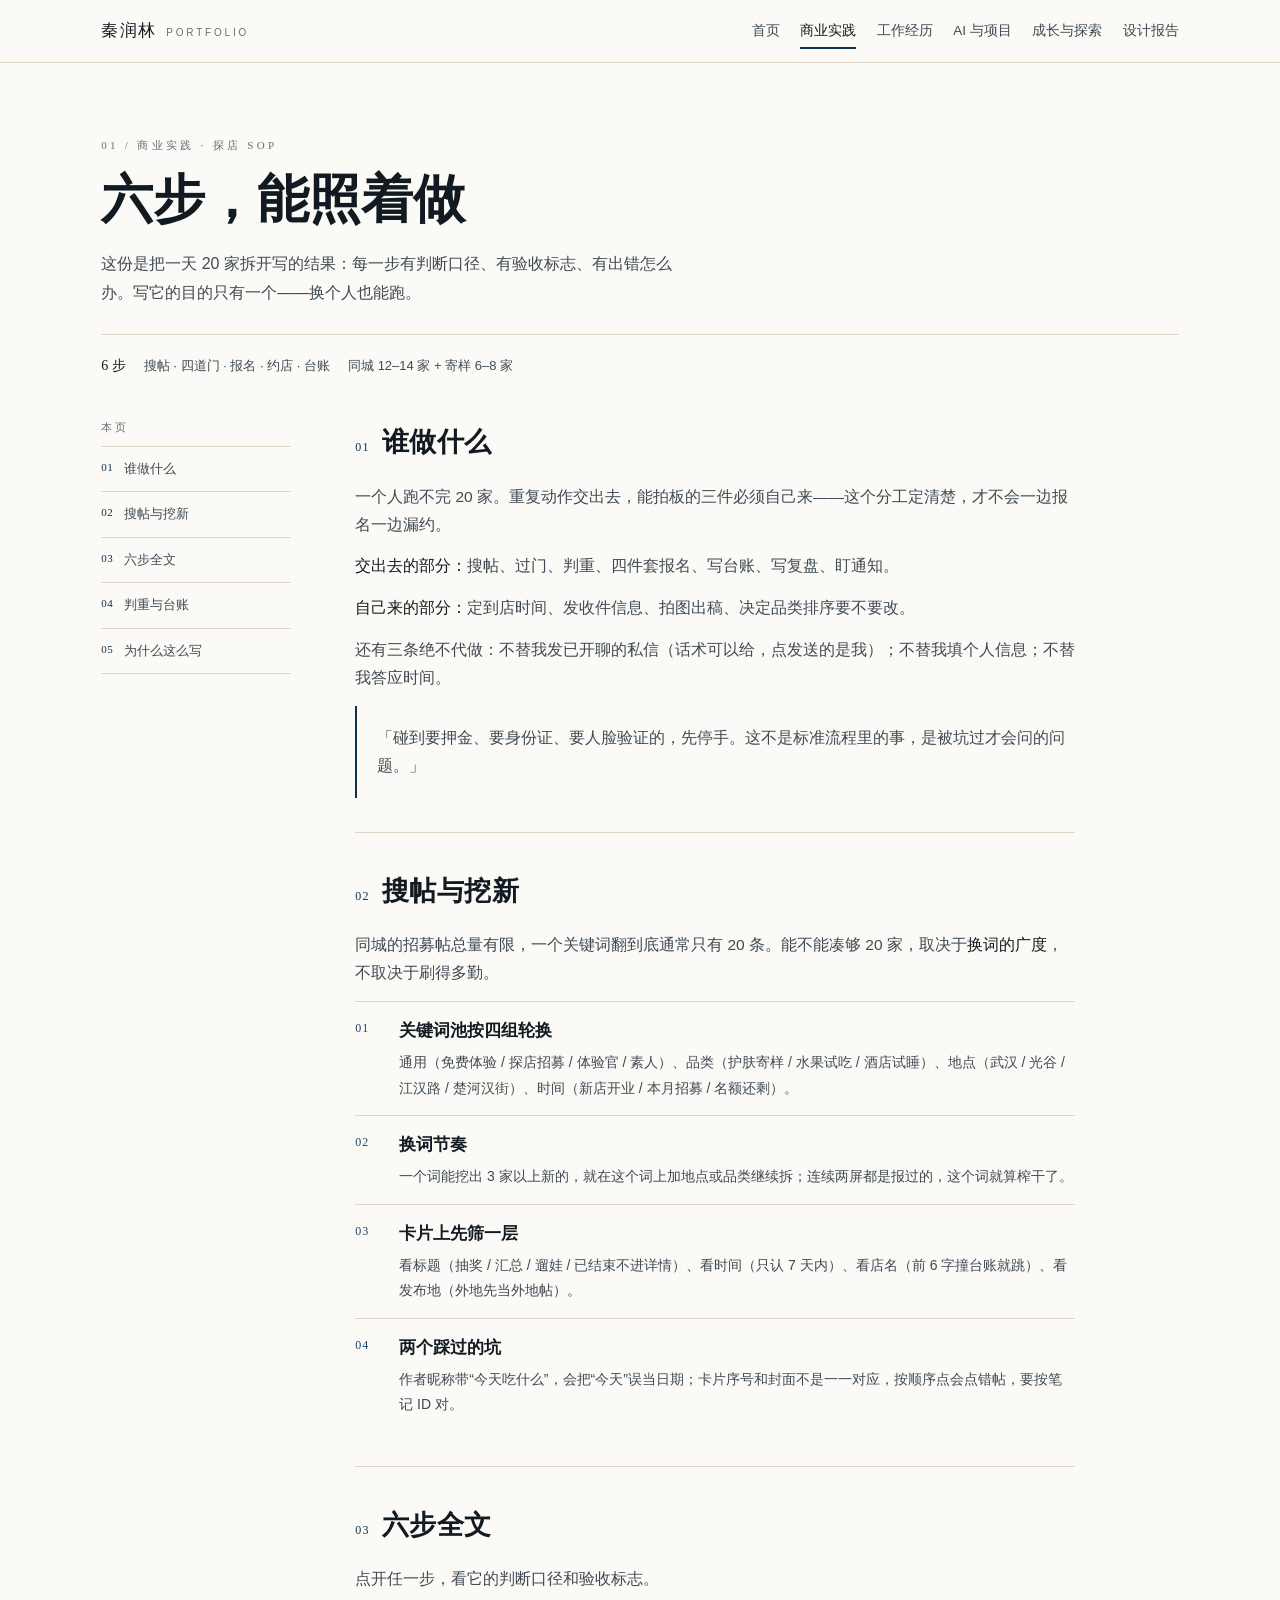
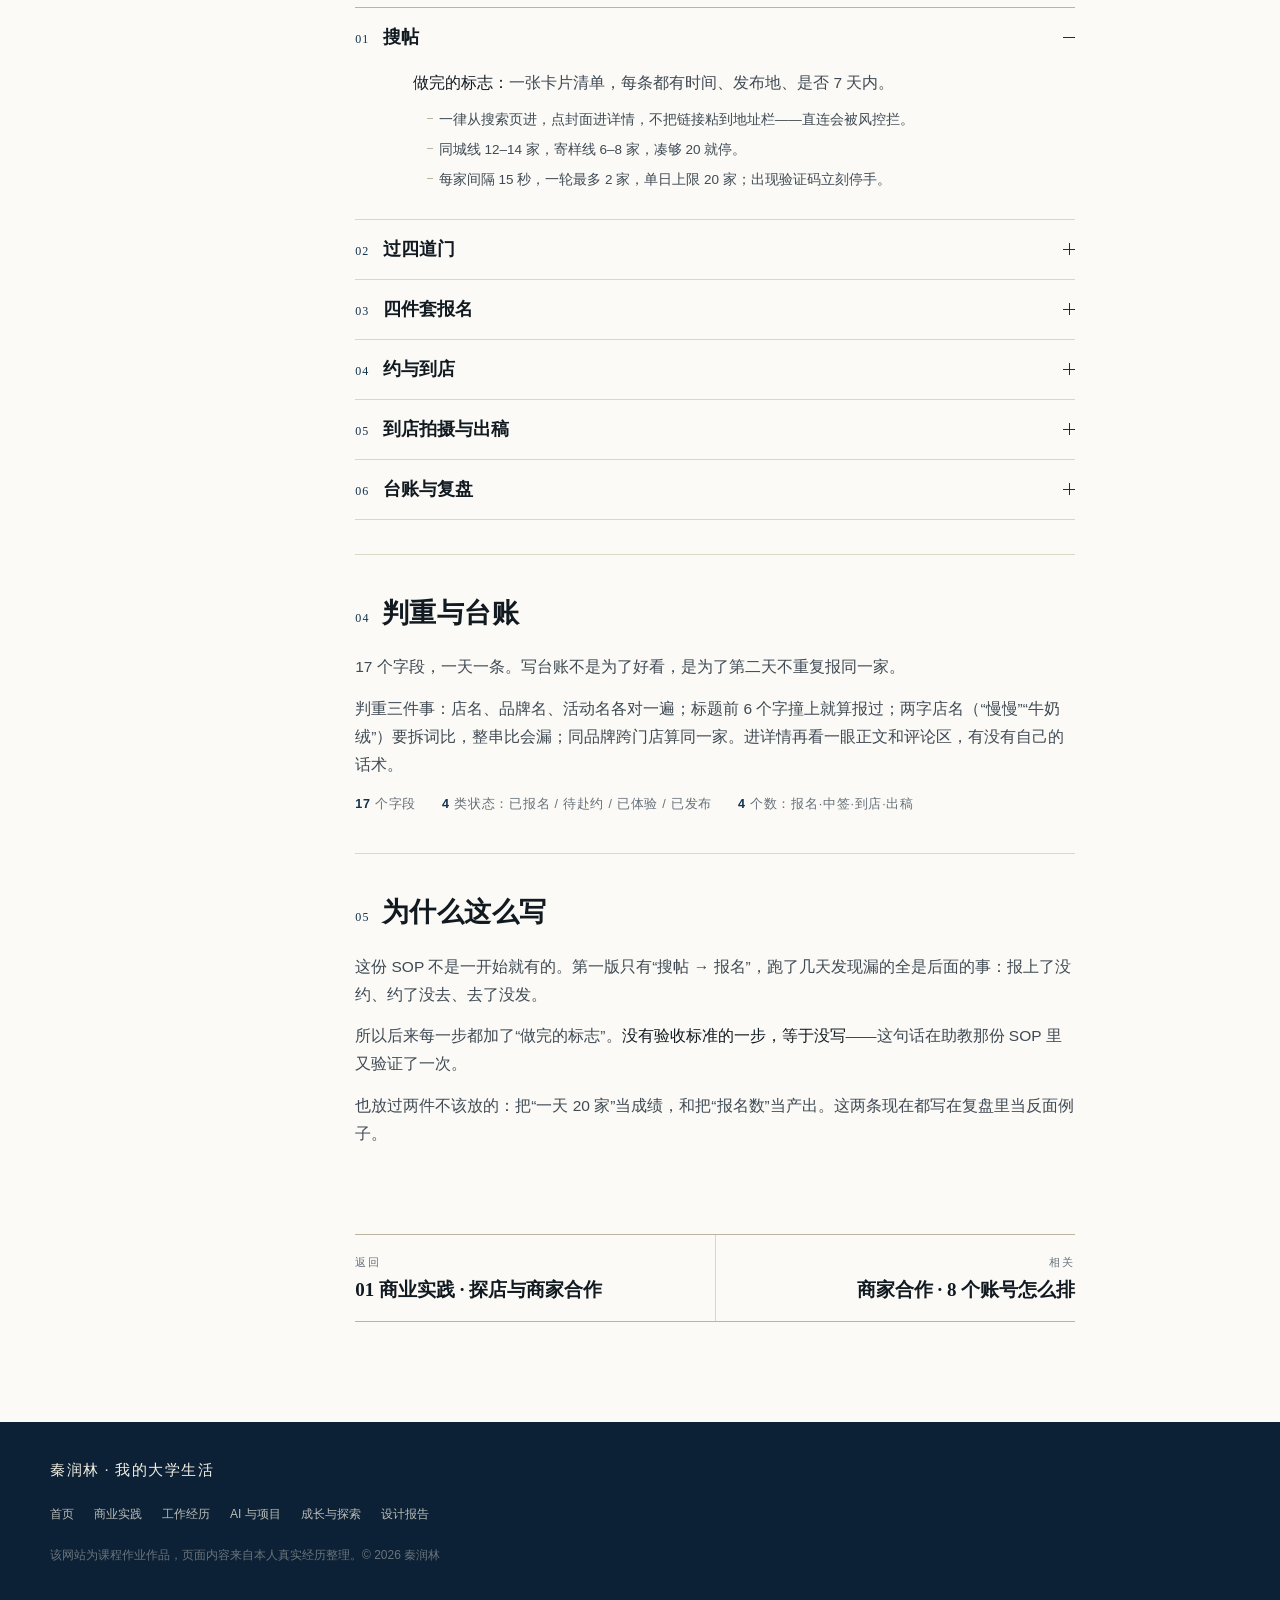
<file: store-sop.html>
<!DOCTYPE html>
<html lang="zh-CN">
<head>
<meta charset="utf-8">
<meta name="viewport" content="width=device-width, initial-scale=1">
<title>探店 SOP · 六步全流程 · 秦润林</title>
<meta name="description" content="搜帖、过四道门、四件套报名、约上到店、回填台账：把一天的 20 家拆成能照着做的六步。">
<link rel="icon" href="data:image/svg+xml,%3Csvg xmlns='http://www.w3.org/2000/svg' viewBox='0 0 32 32'%3E%3Crect width='32' height='32' fill='%2312324C'/%3E%3Ctext x='16' y='22' font-size='18' font-family='serif' fill='%23F5F1E5' text-anchor='middle'%3E秦%3C/text%3E%3C/svg%3E">
<link rel="stylesheet" href="css/style.css">
</head>
<body>

<a class="sr-only" href="#main">跳到正文</a>

<header class="tb">
  <div class="tb-in">
    <div class="brand">秦润林<i>PORTFOLIO</i></div>
    <nav class="nav" aria-label="站点导航">
      <a href="index.html">首页</a>
      <a href="business.html" class="on">商业实践</a>
      <a href="work.html">工作经历</a>
      <a href="ai.html">AI 与项目</a>
      <a href="growth.html">成长与探索</a>
      <a href="report.html">设计报告</a>
    </nav>
  </div>
</header>

<main id="main">

  <section class="phead">
    <div class="wrap">
      <p class="phead-day">01 / 商业实践 · 探店 SOP</p>
      <h1>六步，能照着做</h1>
      <p class="phead-lead">这份是把一天 20 家拆开写的结果：每一步有判断口径、有验收标志、有出错怎么办。写它的目的只有一个——换个人也能跑。</p>
      <div class="cover-meta">
        <b>6 步</b>
        <span>搜帖 · 四道门 · 报名 · 约店 · 台账</span>
        <span>同城 12–14 家 + 寄样 6–8 家</span>
      </div>
    </div>
  </section>

  <div class="wrap">
    <div class="doc">

      <aside class="sidenav">
        <p class="sn-cap">本页</p>
        <ol>
          <li><a href="#roles"><i>01</i>谁做什么</a></li>
          <li><a href="#search"><i>02</i>搜帖与挖新</a></li>
          <li><a href="#steps"><i>03</i>六步全文</a></li>
          <li><a href="#ledger"><i>04</i>判重与台账</a></li>
          <li><a href="#why"><i>05</i>为什么这么写</a></li>
        </ol>
      </aside>

      <div class="body">

        <section class="blk" id="roles">
          <div class="blk-h"><i>01</i><h2>谁做什么</h2></div>
          <p>一个人跑不完 20 家。重复动作交出去，能拍板的三件必须自己来——这个分工定清楚，才不会一边报名一边漏约。</p>
          <p><strong>交出去的部分：</strong>搜帖、过门、判重、四件套报名、写台账、写复盘、盯通知。</p>
          <p><strong>自己来的部分：</strong>定到店时间、发收件信息、拍图出稿、决定品类排序要不要改。</p>
          <p>还有三条绝不代做：不替我发已开聊的私信（话术可以给，点发送的是我）；不替我填个人信息；不替我答应时间。</p>
          <p class="pull">「碰到要押金、要身份证、要人脸验证的，先停手。这不是标准流程里的事，是被坑过才会问的问题。」</p>
        </section>

        <section class="blk" id="search">
          <div class="blk-h"><i>02</i><h2>搜帖与挖新</h2></div>
          <p>同城的招募帖总量有限，一个关键词翻到底通常只有 20 条。能不能凑够 20 家，取决于<strong>换词的广度</strong>，不取决于刷得多勤。</p>
          <ul class="items">
            <li>
              <i>01</i>
              <div>
                <h3>关键词池按四组轮换</h3>
                <p>通用（免费体验 / 探店招募 / 体验官 / 素人）、品类（护肤寄样 / 水果试吃 / 酒店试睡）、地点（武汉 / 光谷 / 江汉路 / 楚河汉街）、时间（新店开业 / 本月招募 / 名额还剩）。</p>
              </div>
            </li>
            <li>
              <i>02</i>
              <div>
                <h3>换词节奏</h3>
                <p>一个词能挖出 3 家以上新的，就在这个词上加地点或品类继续拆；连续两屏都是报过的，这个词就算榨干了。</p>
              </div>
            </li>
            <li>
              <i>03</i>
              <div>
                <h3>卡片上先筛一层</h3>
                <p>看标题（抽奖 / 汇总 / 遛娃 / 已结束不进详情）、看时间（只认 7 天内）、看店名（前 6 字撞台账就跳）、看发布地（外地先当外地帖）。</p>
              </div>
            </li>
            <li>
              <i>04</i>
              <div>
                <h3>两个踩过的坑</h3>
                <p>作者昵称带“今天吃什么”，会把“今天”误当日期；卡片序号和封面不是一一对应，按顺序点会点错帖，要按笔记 ID 对。</p>
              </div>
            </li>
          </ul>
        </section>

        <section class="blk" id="steps">
          <div class="blk-h"><i>03</i><h2>六步全文</h2></div>
          <p>点开任一步，看它的判断口径和验收标志。</p>
          <div class="acc">

            <div class="acc-item open">
              <button class="acc-h" type="button" aria-expanded="true">
                <span class="n">01</span>
                <span class="t">搜帖</span>
                <span class="acc-mark" aria-hidden="true"></span>
              </button>
              <div class="acc-b">
                <p><strong>做完的标志：</strong>一张卡片清单，每条都有时间、发布地、是否 7 天内。</p>
                <ul>
                  <li>一律从搜索页进，点封面进详情，不把链接粘到地址栏——直连会被风控拦。</li>
                  <li>同城线 12–14 家，寄样线 6–8 家，凑够 20 就停。</li>
                  <li>每家间隔 15 秒，一轮最多 2 家，单日上限 20 家；出现验证码立刻停手。</li>
                </ul>
              </div>
            </div>

            <div class="acc-item">
              <button class="acc-h" type="button" aria-expanded="false">
                <span class="n">02</span>
                <span class="t">过四道门</span>
                <span class="acc-mark" aria-hidden="true"></span>
              </button>
              <div class="acc-b">
                <p><strong>做完的标志：</strong>每条帖给一个结论——报，或不报，卡在第几道门。</p>
                <ul>
                  <li>时间门 7 天内；钱门零成本；地点门武汉到店或全国寄样；人群门招女生素人。</li>
                  <li>再加一道正文质量门：去掉标题不足 40 字、外地词没写寄样、抽奖汇总帖，全跳过。</li>
                  <li>四道全过才看品类，不要一看到护肤就跳过前面的检查。</li>
                </ul>
              </div>
            </div>

            <div class="acc-item">
              <button class="acc-h" type="button" aria-expanded="false">
                <span class="n">03</span>
                <span class="t">四件套报名</span>
                <span class="acc-mark" aria-hidden="true"></span>
              </button>
              <div class="acc-b">
                <p><strong>做完的标志：</strong>关注、点赞、收藏、评论四件齐全，评论数 +1 且评论区能看见。</p>
                <ul>
                  <li>按钮文案是“关注”才点；已关注就跳过，别点成取消。</li>
                  <li>收藏没有“已收藏”字样，只能看数字：−1 说明原本就是收藏状态，要补回来。</li>
                  <li>评论前先清空草稿，贴完话术再清空输入框；同一帖只发一次。</li>
                </ul>
              </div>
            </div>

            <div class="acc-item">
              <button class="acc-h" type="button" aria-expanded="false">
                <span class="n">04</span>
                <span class="t">约与到店</span>
                <span class="acc-mark" aria-hidden="true"></span>
              </button>
              <div class="acc-b">
                <p><strong>做完的标志：</strong>时间落地、产出要求问清、状态改“待赴约”。</p>
                <ul>
                  <li>寄样线：姓名、电话、地址一次发完整，不分三条。</li>
                  <li>到店线：先问营业时间和可约日期，再给两个可选时段。</li>
                  <li>问清几篇笔记、几张图、要不要带定位和话题、几天内发。</li>
                </ul>
              </div>
            </div>

            <div class="acc-item">
              <button class="acc-h" type="button" aria-expanded="false">
                <span class="n">05</span>
                <span class="t">到店拍摄与出稿</span>
                <span class="acc-mark" aria-hidden="true"></span>
              </button>
              <div class="acc-b">
                <p><strong>做完的标志：</strong>当天出图，链接回填，状态改“已发布”。</p>
                <ul>
                  <li>先拍门头、招牌、桌面三张打底，再按对方要求拍产品。</li>
                  <li>要求 50 字以上，就写口味、环境、服务各一句，不堆形容词。</li>
                  <li>带定位、带话题、@ 商家，三样逐条核对。</li>
                </ul>
              </div>
            </div>

            <div class="acc-item">
              <button class="acc-h" type="button" aria-expanded="false">
                <span class="n">06</span>
                <span class="t">台账与复盘</span>
                <span class="acc-mark" aria-hidden="true"></span>
              </button>
              <div class="acc-b">
                <p><strong>做完的标志：</strong>当天记录一条不漏，收工给四个数。</p>
                <ul>
                  <li>报名数、中签率、到店完成率、出稿率——一周只看这四个。</li>
                  <li>报废的也写进去，状态写“已取消（原因）”，原因要具体。</li>
                  <li>收工只回答一句：明天第一件事做什么。</li>
                </ul>
              </div>
            </div>

          </div>
        </section>

        <section class="blk" id="ledger">
          <div class="blk-h"><i>04</i><h2>判重与台账</h2></div>
          <p>17 个字段，一天一条。写台账不是为了好看，是为了第二天不重复报同一家。</p>
          <p>判重三件事：店名、品牌名、活动名各对一遍；标题前 6 个字撞上就算报过；两字店名（“慢慢”“牛奶绒”）要拆词比，整串比会漏；同品牌跨门店算同一家。进详情再看一眼正文和评论区，有没有自己的话术。</p>
          <div class="note-row">
            <span><b>17</b> 个字段</span>
            <span><b>4</b> 类状态：已报名 / 待赴约 / 已体验 / 已发布</span>
            <span><b>4</b> 个数：报名·中签·到店·出稿</span>
          </div>
        </section>

        <section class="blk" id="why">
          <div class="blk-h"><i>05</i><h2>为什么这么写</h2></div>
          <p>这份 SOP 不是一开始就有的。第一版只有“搜帖 → 报名”，跑了几天发现漏的全是后面的事：报上了没约、约了没去、去了没发。</p>
          <p>所以后来每一步都加了“做完的标志”。<strong>没有验收标准的一步，等于没写</strong>——这句话在助教那份 SOP 里又验证了一次。</p>
          <p>也放过两件不该放的：把“一天 20 家”当成绩，和把“报名数”当产出。这两条现在都写在复盘里当反面例子。</p>
        </section>

        <div class="pager">
          <a href="business.html">
            <span>返回</span>
            <b>01 商业实践 · 探店与商家合作</b>
          </a>
          <a class="next" href="brand.html">
            <span>相关</span>
            <b>商家合作 · 8 个账号怎么排</b>
          </a>
        </div>

      </div>
    </div>
  </div>

</main>

<footer class="ft">
  <div class="wrap ft-in">
    <div class="ft-name">秦润林 · 我的大学生活</div>
    <div class="ft-links">
      <a href="index.html">首页</a>
      <a href="business.html">商业实践</a>
      <a href="work.html">工作经历</a>
      <a href="ai.html">AI 与项目</a>
      <a href="growth.html">成长与探索</a>
      <a href="report.html">设计报告</a>
    </div>
    <div class="ft-copy">该网站为课程作业作品，页面内容来自本人真实经历整理。© 2026 秦润林</div>
  </div>
</footer>


<script src="js/main.js"></script>
</body>
</html>
</file>
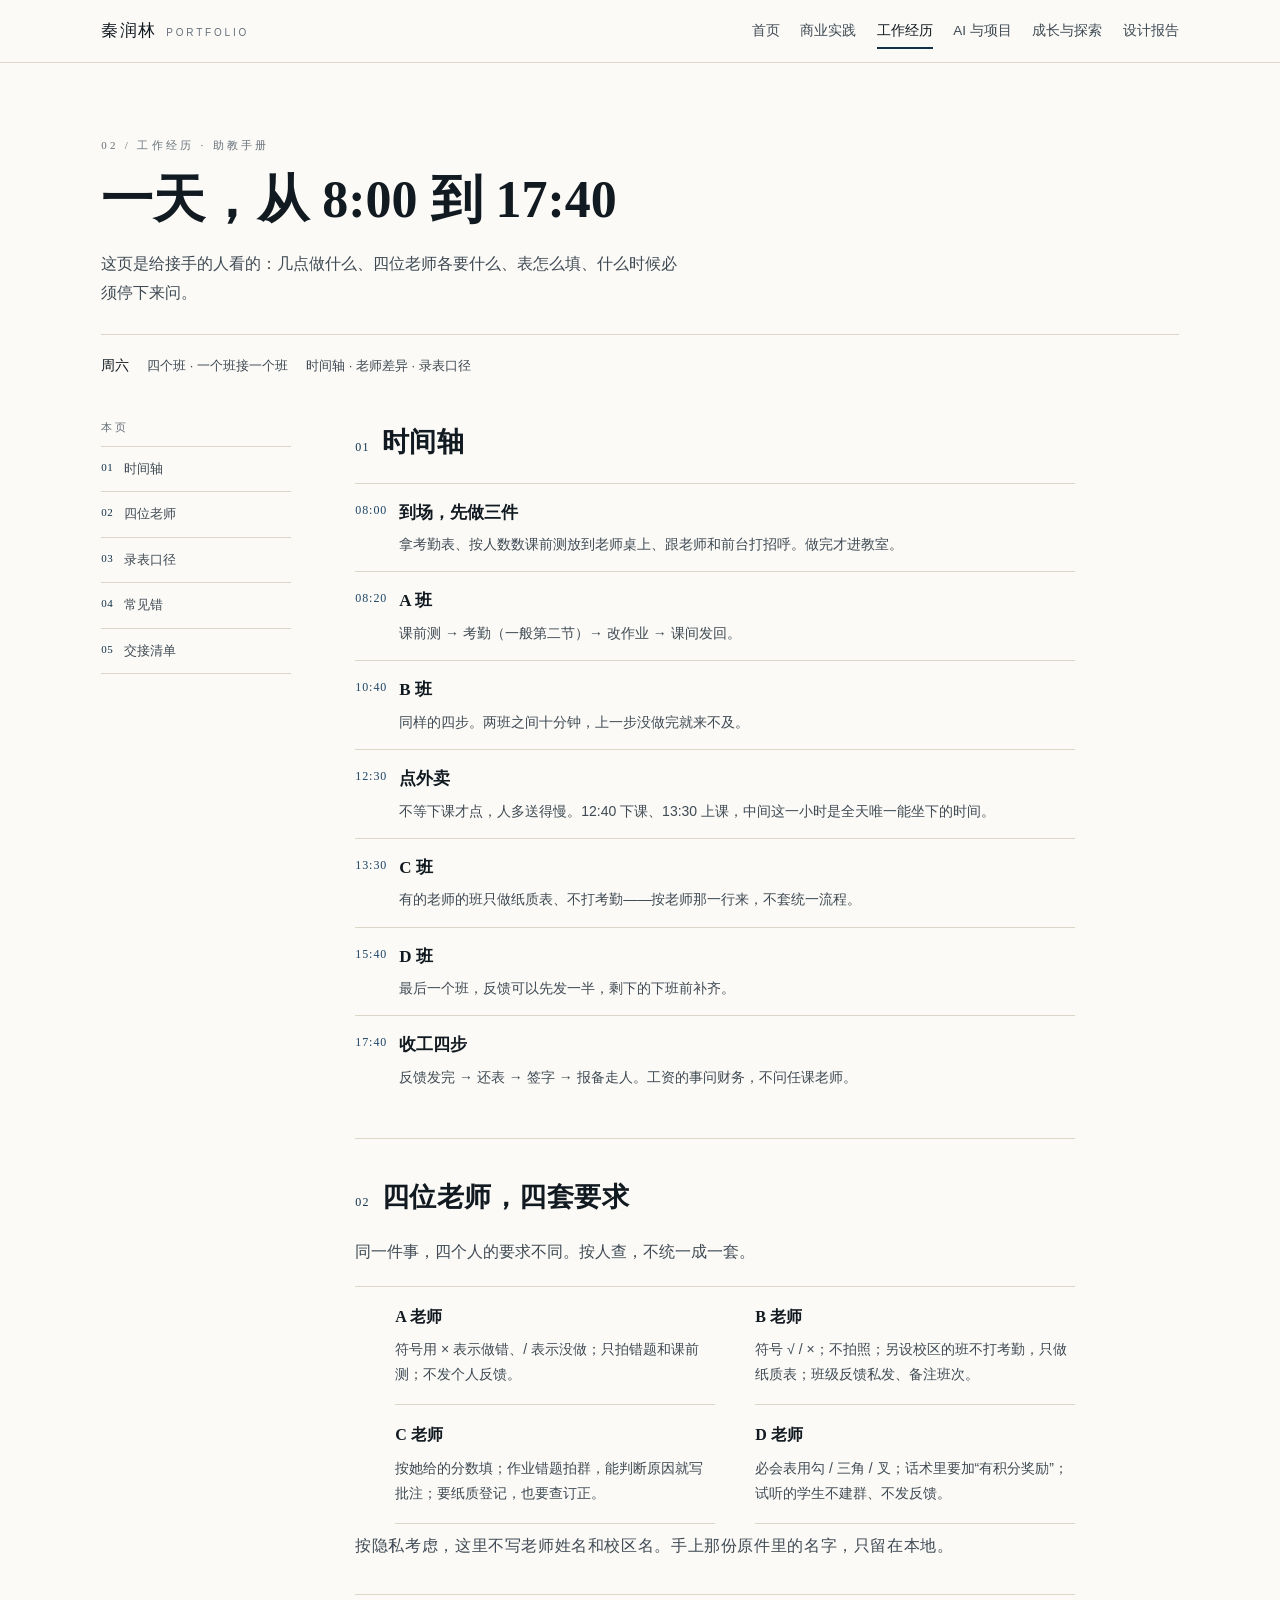
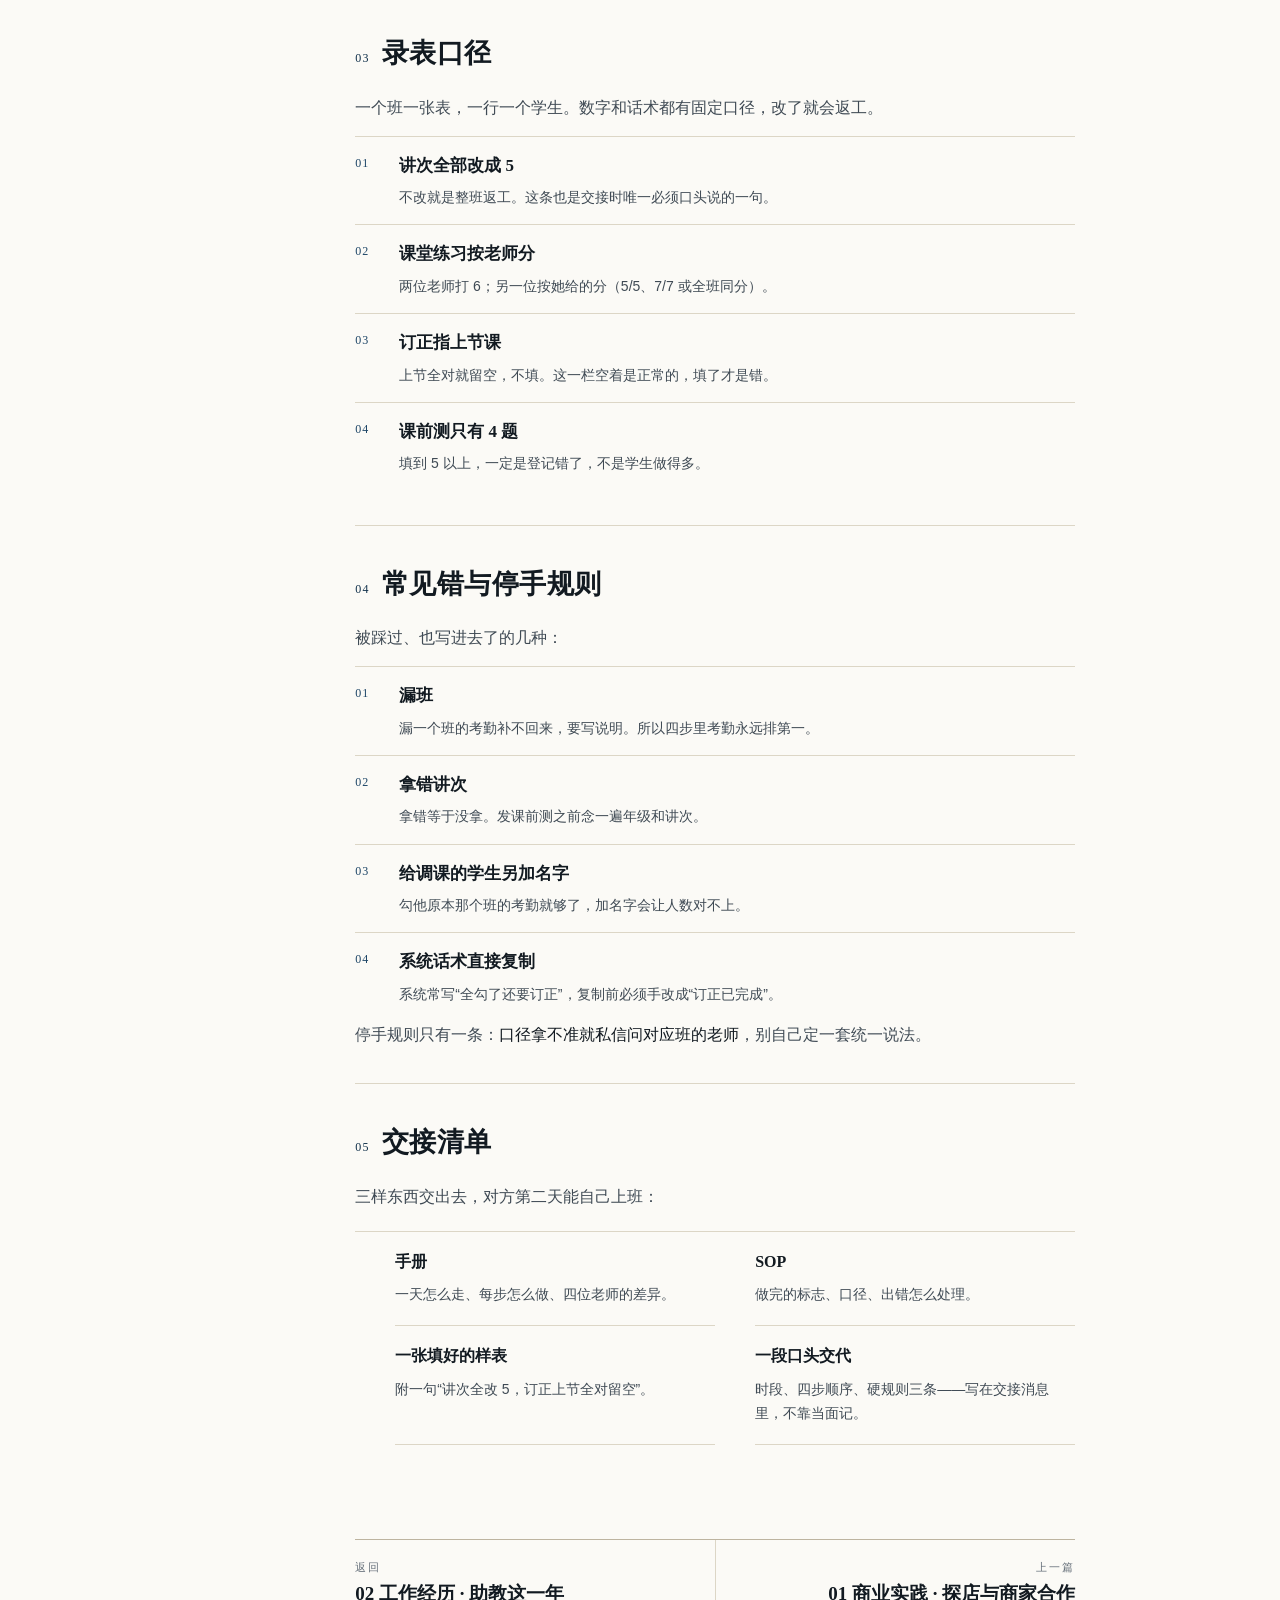
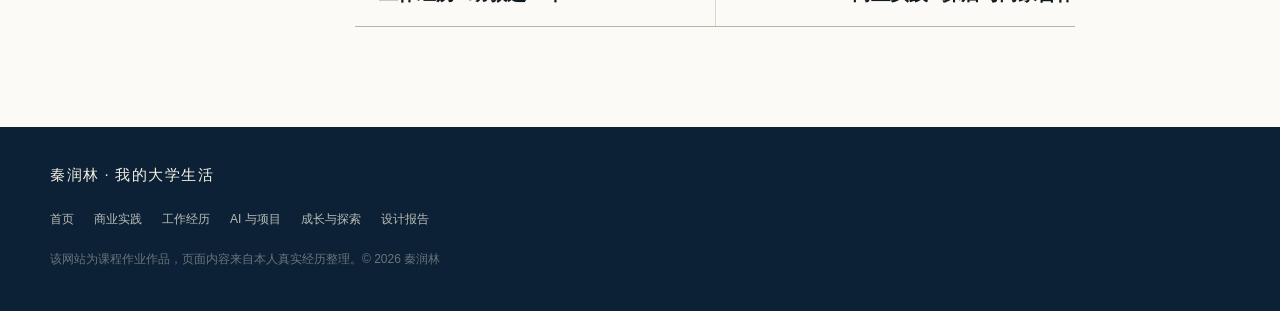
<file: ta-sop.html>
<!DOCTYPE html>
<html lang="zh-CN">
<head>
<meta charset="utf-8">
<meta name="viewport" content="width=device-width, initial-scale=1">
<title>助教手册 · 一天时间轴 · 秦润林</title>
<meta name="description" content="周六 08:00 到 17:40 的时间轴、四位老师的差异、录表口径和交接清单。">
<link rel="icon" href="data:image/svg+xml,%3Csvg xmlns='http://www.w3.org/2000/svg' viewBox='0 0 32 32'%3E%3Crect width='32' height='32' fill='%2312324C'/%3E%3Ctext x='16' y='22' font-size='18' font-family='serif' fill='%23F5F1E5' text-anchor='middle'%3E秦%3C/text%3E%3C/svg%3E">
<link rel="stylesheet" href="css/style.css">
</head>
<body>

<a class="sr-only" href="#main">跳到正文</a>

<header class="tb">
  <div class="tb-in">
    <div class="brand">秦润林<i>PORTFOLIO</i></div>
    <nav class="nav" aria-label="站点导航">
      <a href="index.html">首页</a>
      <a href="business.html">商业实践</a>
      <a href="work.html" class="on">工作经历</a>
      <a href="ai.html">AI 与项目</a>
      <a href="growth.html">成长与探索</a>
      <a href="report.html">设计报告</a>
    </nav>
  </div>
</header>

<main id="main">

  <section class="phead">
    <div class="wrap">
      <p class="phead-day">02 / 工作经历 · 助教手册</p>
      <h1>一天，从 8:00 到 17:40</h1>
      <p class="phead-lead">这页是给接手的人看的：几点做什么、四位老师各要什么、表怎么填、什么时候必须停下来问。</p>
      <div class="cover-meta">
        <b>周六</b>
        <span>四个班 · 一个班接一个班</span>
        <span>时间轴 · 老师差异 · 录表口径</span>
      </div>
    </div>
  </section>

  <div class="wrap">
    <div class="doc">

      <aside class="sidenav">
        <p class="sn-cap">本页</p>
        <ol>
          <li><a href="#timeline"><i>01</i>时间轴</a></li>
          <li><a href="#teachers"><i>02</i>四位老师</a></li>
          <li><a href="#data"><i>03</i>录表口径</a></li>
          <li><a href="#fail"><i>04</i>常见错</a></li>
          <li><a href="#handover"><i>05</i>交接清单</a></li>
        </ol>
      </aside>

      <div class="body">

        <section class="blk" id="timeline">
          <div class="blk-h"><i>01</i><h2>时间轴</h2></div>
          <ul class="items">
            <li>
              <i>08:00</i>
              <div>
                <h3>到场，先做三件</h3>
                <p>拿考勤表、按人数数课前测放到老师桌上、跟老师和前台打招呼。做完才进教室。</p>
              </div>
            </li>
            <li>
              <i>08:20</i>
              <div>
                <h3>A 班</h3>
                <p>课前测 → 考勤（一般第二节）→ 改作业 → 课间发回。</p>
              </div>
            </li>
            <li>
              <i>10:40</i>
              <div>
                <h3>B 班</h3>
                <p>同样的四步。两班之间十分钟，上一步没做完就来不及。</p>
              </div>
            </li>
            <li>
              <i>12:30</i>
              <div>
                <h3>点外卖</h3>
                <p>不等下课才点，人多送得慢。12:40 下课、13:30 上课，中间这一小时是全天唯一能坐下的时间。</p>
              </div>
            </li>
            <li>
              <i>13:30</i>
              <div>
                <h3>C 班</h3>
                <p>有的老师的班只做纸质表、不打考勤——按老师那一行来，不套统一流程。</p>
              </div>
            </li>
            <li>
              <i>15:40</i>
              <div>
                <h3>D 班</h3>
                <p>最后一个班，反馈可以先发一半，剩下的下班前补齐。</p>
              </div>
            </li>
            <li>
              <i>17:40</i>
              <div>
                <h3>收工四步</h3>
                <p>反馈发完 → 还表 → 签字 → 报备走人。工资的事问财务，不问任课老师。</p>
              </div>
            </li>
          </ul>
        </section>

        <section class="blk" id="teachers">
          <div class="blk-h"><i>02</i><h2>四位老师，四套要求</h2></div>
          <p>同一件事，四个人的要求不同。按人查，不统一成一套。</p>
          <ul class="steps">
            <li>
              <h3>A 老师</h3>
              <p>符号用 × 表示做错、/ 表示没做；只拍错题和课前测；不发个人反馈。</p>
            </li>
            <li>
              <h3>B 老师</h3>
              <p>符号 √ / ×；不拍照；另设校区的班不打考勤，只做纸质表；班级反馈私发、备注班次。</p>
            </li>
            <li>
              <h3>C 老师</h3>
              <p>按她给的分数填；作业错题拍群，能判断原因就写批注；要纸质登记，也要查订正。</p>
            </li>
            <li>
              <h3>D 老师</h3>
              <p>必会表用勾 / 三角 / 叉；话术里要加“有积分奖励”；试听的学生不建群、不发反馈。</p>
            </li>
          </ul>
          <p class="cap">按隐私考虑，这里不写老师姓名和校区名。手上那份原件里的名字，只留在本地。</p>
        </section>

        <section class="blk" id="data">
          <div class="blk-h"><i>03</i><h2>录表口径</h2></div>
          <p>一个班一张表，一行一个学生。数字和话术都有固定口径，改了就会返工。</p>
          <ul class="items">
            <li>
              <i>01</i>
              <div>
                <h3>讲次全部改成 5</h3>
                <p>不改就是整班返工。这条也是交接时唯一必须口头说的一句。</p>
              </div>
            </li>
            <li>
              <i>02</i>
              <div>
                <h3>课堂练习按老师分</h3>
                <p>两位老师打 6；另一位按她给的分（5/5、7/7 或全班同分）。</p>
              </div>
            </li>
            <li>
              <i>03</i>
              <div>
                <h3>订正指上节课</h3>
                <p>上节全对就留空，不填。这一栏空着是正常的，填了才是错。</p>
              </div>
            </li>
            <li>
              <i>04</i>
              <div>
                <h3>课前测只有 4 题</h3>
                <p>填到 5 以上，一定是登记错了，不是学生做得多。</p>
              </div>
            </li>
          </ul>
        </section>

        <section class="blk" id="fail">
          <div class="blk-h"><i>04</i><h2>常见错与停手规则</h2></div>
          <p>被踩过、也写进去了的几种：</p>
          <ul class="items">
            <li>
              <i>01</i>
              <div>
                <h3>漏班</h3>
                <p>漏一个班的考勤补不回来，要写说明。所以四步里考勤永远排第一。</p>
              </div>
            </li>
            <li>
              <i>02</i>
              <div>
                <h3>拿错讲次</h3>
                <p>拿错等于没拿。发课前测之前念一遍年级和讲次。</p>
              </div>
            </li>
            <li>
              <i>03</i>
              <div>
                <h3>给调课的学生另加名字</h3>
                <p>勾他原本那个班的考勤就够了，加名字会让人数对不上。</p>
              </div>
            </li>
            <li>
              <i>04</i>
              <div>
                <h3>系统话术直接复制</h3>
                <p>系统常写“全勾了还要订正”，复制前必须手改成“订正已完成”。</p>
              </div>
            </li>
          </ul>
          <p>停手规则只有一条：<strong>口径拿不准就私信问对应班的老师</strong>，别自己定一套统一说法。</p>
        </section>

        <section class="blk" id="handover">
          <div class="blk-h"><i>05</i><h2>交接清单</h2></div>
          <p>三样东西交出去，对方第二天能自己上班：</p>
          <ul class="steps">
            <li>
              <h3>手册</h3>
              <p>一天怎么走、每步怎么做、四位老师的差异。</p>
            </li>
            <li>
              <h3>SOP</h3>
              <p>做完的标志、口径、出错怎么处理。</p>
            </li>
            <li>
              <h3>一张填好的样表</h3>
              <p>附一句“讲次全改 5，订正上节全对留空”。</p>
            </li>
            <li>
              <h3>一段口头交代</h3>
              <p>时段、四步顺序、硬规则三条——写在交接消息里，不靠当面记。</p>
            </li>
          </ul>
        </section>

        <div class="pager">
          <a href="work.html">
            <span>返回</span>
            <b>02 工作经历 · 助教这一年</b>
          </a>
          <a class="next" href="business.html">
            <span>上一篇</span>
            <b>01 商业实践 · 探店与商家合作</b>
          </a>
        </div>

      </div>
    </div>
  </div>

</main>

<footer class="ft">
  <div class="wrap ft-in">
    <div class="ft-name">秦润林 · 我的大学生活</div>
    <div class="ft-links">
      <a href="index.html">首页</a>
      <a href="business.html">商业实践</a>
      <a href="work.html">工作经历</a>
      <a href="ai.html">AI 与项目</a>
      <a href="growth.html">成长与探索</a>
      <a href="report.html">设计报告</a>
    </div>
    <div class="ft-copy">该网站为课程作业作品，页面内容来自本人真实经历整理。© 2026 秦润林</div>
  </div>
</footer>


<script src="js/main.js"></script>
</body>
</html>
</file>
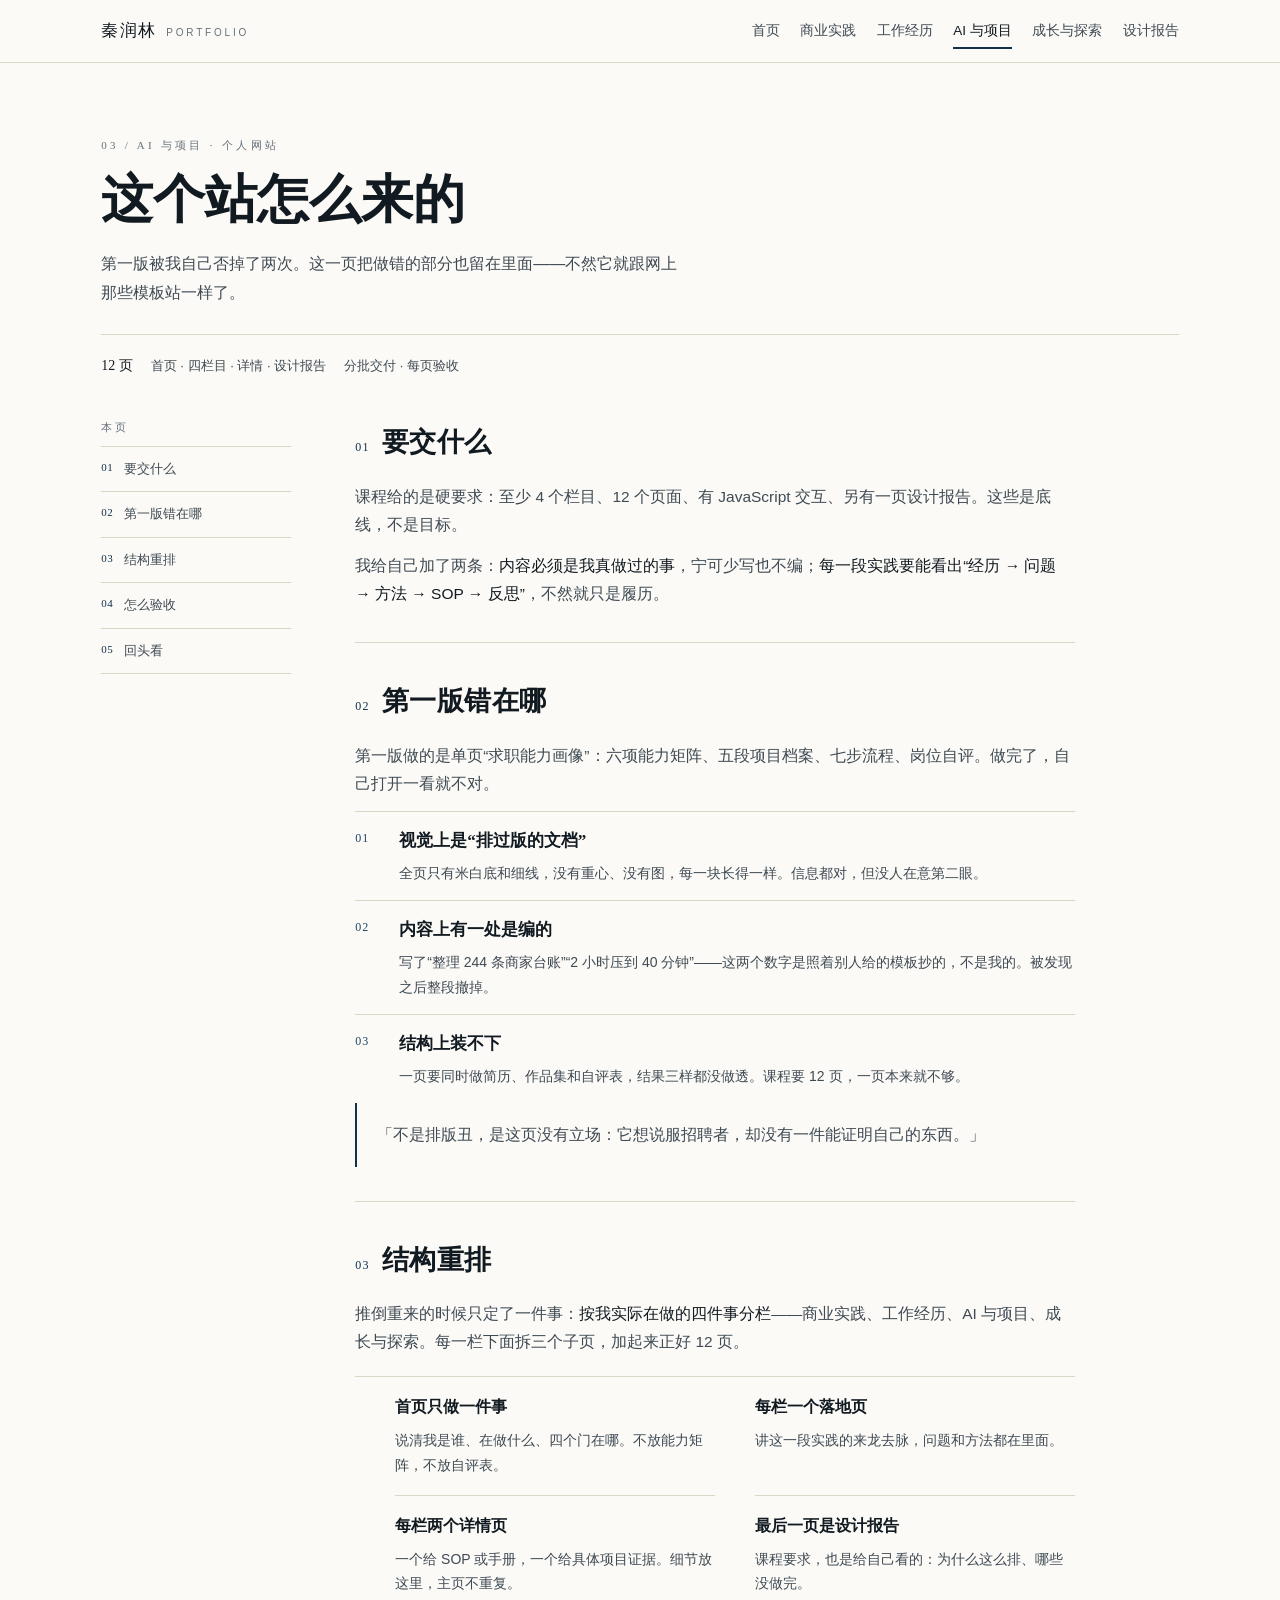
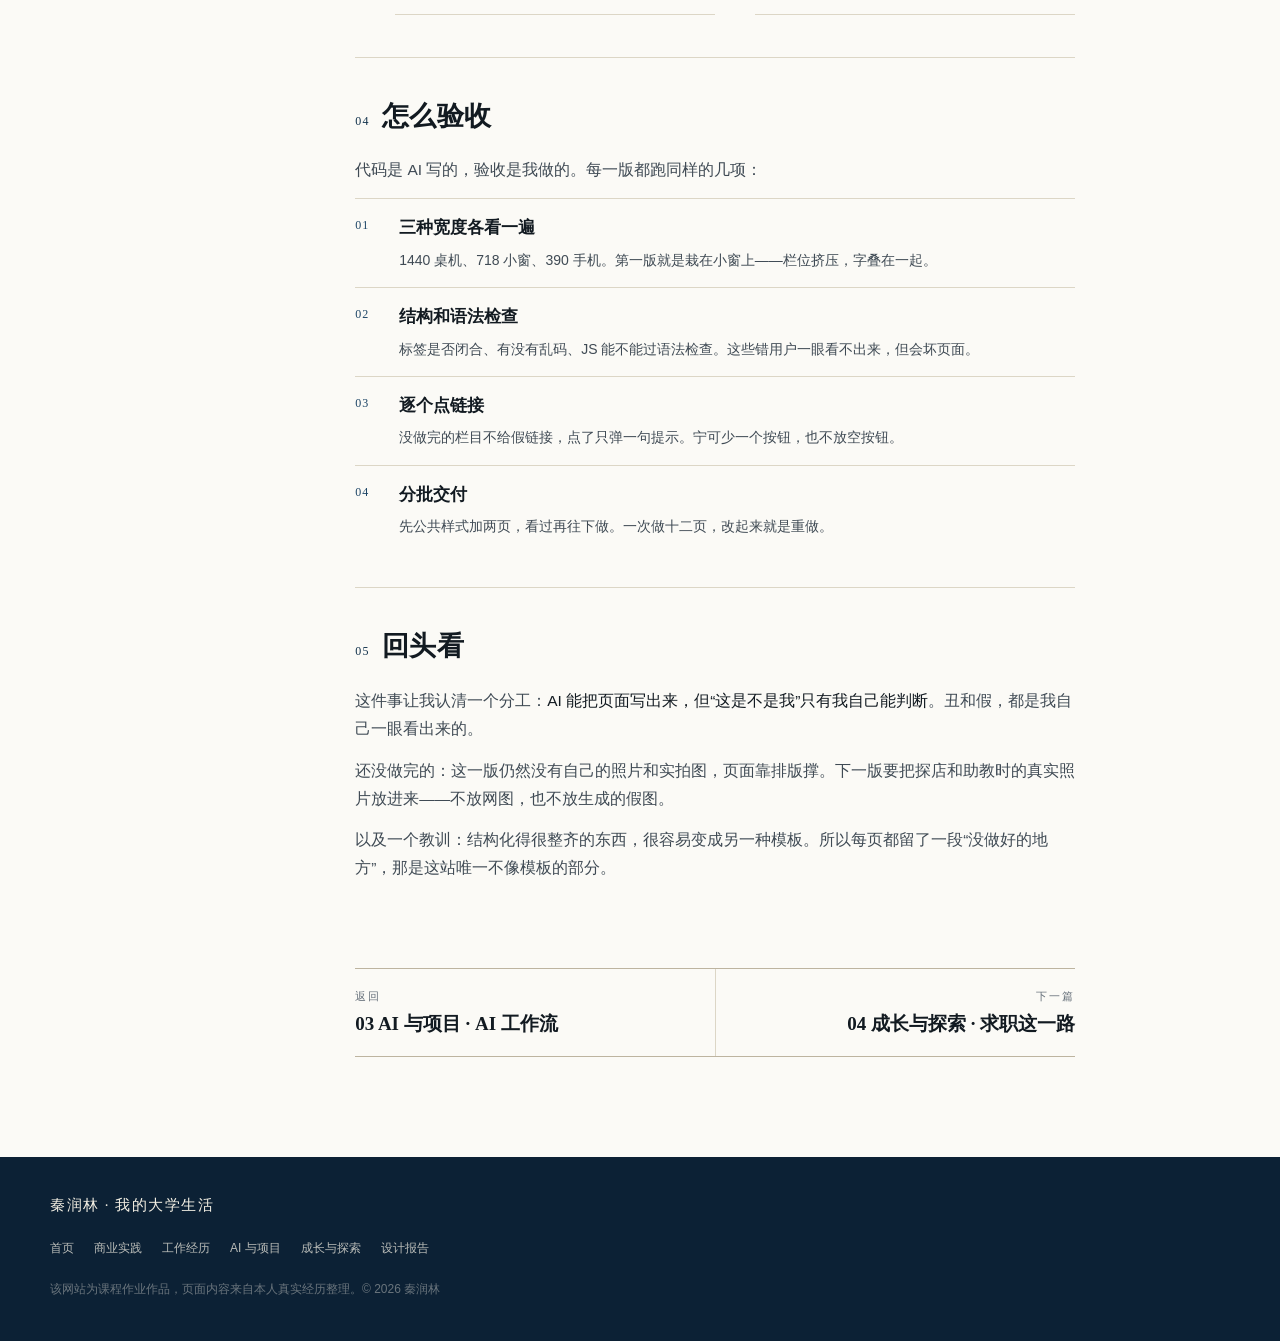
<file: website.html>
<!DOCTYPE html>
<html lang="zh-CN">
<head>
<meta charset="utf-8">
<meta name="viewport" content="width=device-width, initial-scale=1">
<title>个人网站 · 这个站怎么来的 · 秦润林</title>
<meta name="description" content="从被自己否掉的单页，到 12 页的作品集：结构怎么定、内容怎么核、每一版怎么验收。">
<link rel="icon" href="data:image/svg+xml,%3Csvg xmlns='http://www.w3.org/2000/svg' viewBox='0 0 32 32'%3E%3Crect width='32' height='32' fill='%2312324C'/%3E%3Ctext x='16' y='22' font-size='18' font-family='serif' fill='%23F5F1E5' text-anchor='middle'%3E秦%3C/text%3E%3C/svg%3E">
<link rel="stylesheet" href="css/style.css">
</head>
<body>

<a class="sr-only" href="#main">跳到正文</a>

<header class="tb">
  <div class="tb-in">
    <div class="brand">秦润林<i>PORTFOLIO</i></div>
    <nav class="nav" aria-label="站点导航">
      <a href="index.html">首页</a>
      <a href="business.html">商业实践</a>
      <a href="work.html">工作经历</a>
      <a href="ai.html" class="on">AI 与项目</a>
      <a href="growth.html">成长与探索</a>
      <a href="report.html">设计报告</a>
    </nav>
  </div>
</header>

<main id="main">

  <section class="phead">
    <div class="wrap">
      <p class="phead-day">03 / AI 与项目 · 个人网站</p>
      <h1>这个站怎么来的</h1>
      <p class="phead-lead">第一版被我自己否掉了两次。这一页把做错的部分也留在里面——不然它就跟网上那些模板站一样了。</p>
      <div class="cover-meta">
        <b>12 页</b>
        <span>首页 · 四栏目 · 详情 · 设计报告</span>
        <span>分批交付 · 每页验收</span>
      </div>
    </div>
  </section>

  <div class="wrap">
    <div class="doc">

      <aside class="sidenav">
        <p class="sn-cap">本页</p>
        <ol>
          <li><a href="#task"><i>01</i>要交什么</a></li>
          <li><a href="#v1"><i>02</i>第一版错在哪</a></li>
          <li><a href="#struct"><i>03</i>结构重排</a></li>
          <li><a href="#check"><i>04</i>怎么验收</a></li>
          <li><a href="#learn"><i>05</i>回头看</a></li>
        </ol>
      </aside>

      <div class="body">

        <section class="blk" id="task">
          <div class="blk-h"><i>01</i><h2>要交什么</h2></div>
          <p>课程给的是硬要求：至少 4 个栏目、12 个页面、有 JavaScript 交互、另有一页设计报告。这些是底线，不是目标。</p>
          <p>我给自己加了两条：<strong>内容必须是我真做过的事</strong>，宁可少写也不编；<strong>每一段实践要能看出“经历 → 问题 → 方法 → SOP → 反思”</strong>，不然就只是履历。</p>
        </section>

        <section class="blk" id="v1">
          <div class="blk-h"><i>02</i><h2>第一版错在哪</h2></div>
          <p>第一版做的是单页“求职能力画像”：六项能力矩阵、五段项目档案、七步流程、岗位自评。做完了，自己打开一看就不对。</p>
          <ul class="items">
            <li>
              <i>01</i>
              <div>
                <h3>视觉上是“排过版的文档”</h3>
                <p>全页只有米白底和细线，没有重心、没有图，每一块长得一样。信息都对，但没人在意第二眼。</p>
              </div>
            </li>
            <li>
              <i>02</i>
              <div>
                <h3>内容上有一处是编的</h3>
                <p>写了“整理 244 条商家台账”“2 小时压到 40 分钟”——这两个数字是照着别人给的模板抄的，不是我的。被发现之后整段撤掉。</p>
              </div>
            </li>
            <li>
              <i>03</i>
              <div>
                <h3>结构上装不下</h3>
                <p>一页要同时做简历、作品集和自评表，结果三样都没做透。课程要 12 页，一页本来就不够。</p>
              </div>
            </li>
          </ul>
          <p class="pull">「不是排版丑，是这页没有立场：它想说服招聘者，却没有一件能证明自己的东西。」</p>
        </section>

        <section class="blk" id="struct">
          <div class="blk-h"><i>03</i><h2>结构重排</h2></div>
          <p>推倒重来的时候只定了一件事：<strong>按我实际在做的四件事分栏</strong>——商业实践、工作经历、AI 与项目、成长与探索。每一栏下面拆三个子页，加起来正好 12 页。</p>
          <ul class="steps">
            <li>
              <h3>首页只做一件事</h3>
              <p>说清我是谁、在做什么、四个门在哪。不放能力矩阵，不放自评表。</p>
            </li>
            <li>
              <h3>每栏一个落地页</h3>
              <p>讲这一段实践的来龙去脉，问题和方法都在里面。</p>
            </li>
            <li>
              <h3>每栏两个详情页</h3>
              <p>一个给 SOP 或手册，一个给具体项目证据。细节放这里，主页不重复。</p>
            </li>
            <li>
              <h3>最后一页是设计报告</h3>
              <p>课程要求，也是给自己看的：为什么这么排、哪些没做完。</p>
            </li>
          </ul>
        </section>

        <section class="blk" id="check">
          <div class="blk-h"><i>04</i><h2>怎么验收</h2></div>
          <p>代码是 AI 写的，验收是我做的。每一版都跑同样的几项：</p>
          <ul class="items">
            <li>
              <i>01</i>
              <div>
                <h3>三种宽度各看一遍</h3>
                <p>1440 桌机、718 小窗、390 手机。第一版就是栽在小窗上——栏位挤压，字叠在一起。</p>
              </div>
            </li>
            <li>
              <i>02</i>
              <div>
                <h3>结构和语法检查</h3>
                <p>标签是否闭合、有没有乱码、JS 能不能过语法检查。这些错用户一眼看不出来，但会坏页面。</p>
              </div>
            </li>
            <li>
              <i>03</i>
              <div>
                <h3>逐个点链接</h3>
                <p>没做完的栏目不给假链接，点了只弹一句提示。宁可少一个按钮，也不放空按钮。</p>
              </div>
            </li>
            <li>
              <i>04</i>
              <div>
                <h3>分批交付</h3>
                <p>先公共样式加两页，看过再往下做。一次做十二页，改起来就是重做。</p>
              </div>
            </li>
          </ul>
        </section>

        <section class="blk" id="learn">
          <div class="blk-h"><i>05</i><h2>回头看</h2></div>
          <p>这件事让我认清一个分工：<strong>AI 能把页面写出来，但“这是不是我”只有我自己能判断</strong>。丑和假，都是我自己一眼看出来的。</p>
          <p>还没做完的：这一版仍然没有自己的照片和实拍图，页面靠排版撑。下一版要把探店和助教时的真实照片放进来——不放网图，也不放生成的假图。</p>
          <p>以及一个教训：结构化得很整齐的东西，很容易变成另一种模板。所以每页都留了一段“没做好的地方”，那是这站唯一不像模板的部分。</p>
        </section>

        <div class="pager">
          <a href="ai.html">
            <span>返回</span>
            <b>03 AI 与项目 · AI 工作流</b>
          </a>
          <a class="next" href="growth.html">
            <span>下一篇</span>
            <b>04 成长与探索 · 求职这一路</b>
          </a>
        </div>

      </div>
    </div>
  </div>

</main>

<footer class="ft">
  <div class="wrap ft-in">
    <div class="ft-name">秦润林 · 我的大学生活</div>
    <div class="ft-links">
      <a href="index.html">首页</a>
      <a href="business.html">商业实践</a>
      <a href="work.html">工作经历</a>
      <a href="ai.html">AI 与项目</a>
      <a href="growth.html">成长与探索</a>
      <a href="report.html">设计报告</a>
    </div>
    <div class="ft-copy">该网站为课程作业作品，页面内容来自本人真实经历整理。© 2026 秦润林</div>
  </div>
</footer>


<script src="js/main.js"></script>
</body>
</html>
</file>
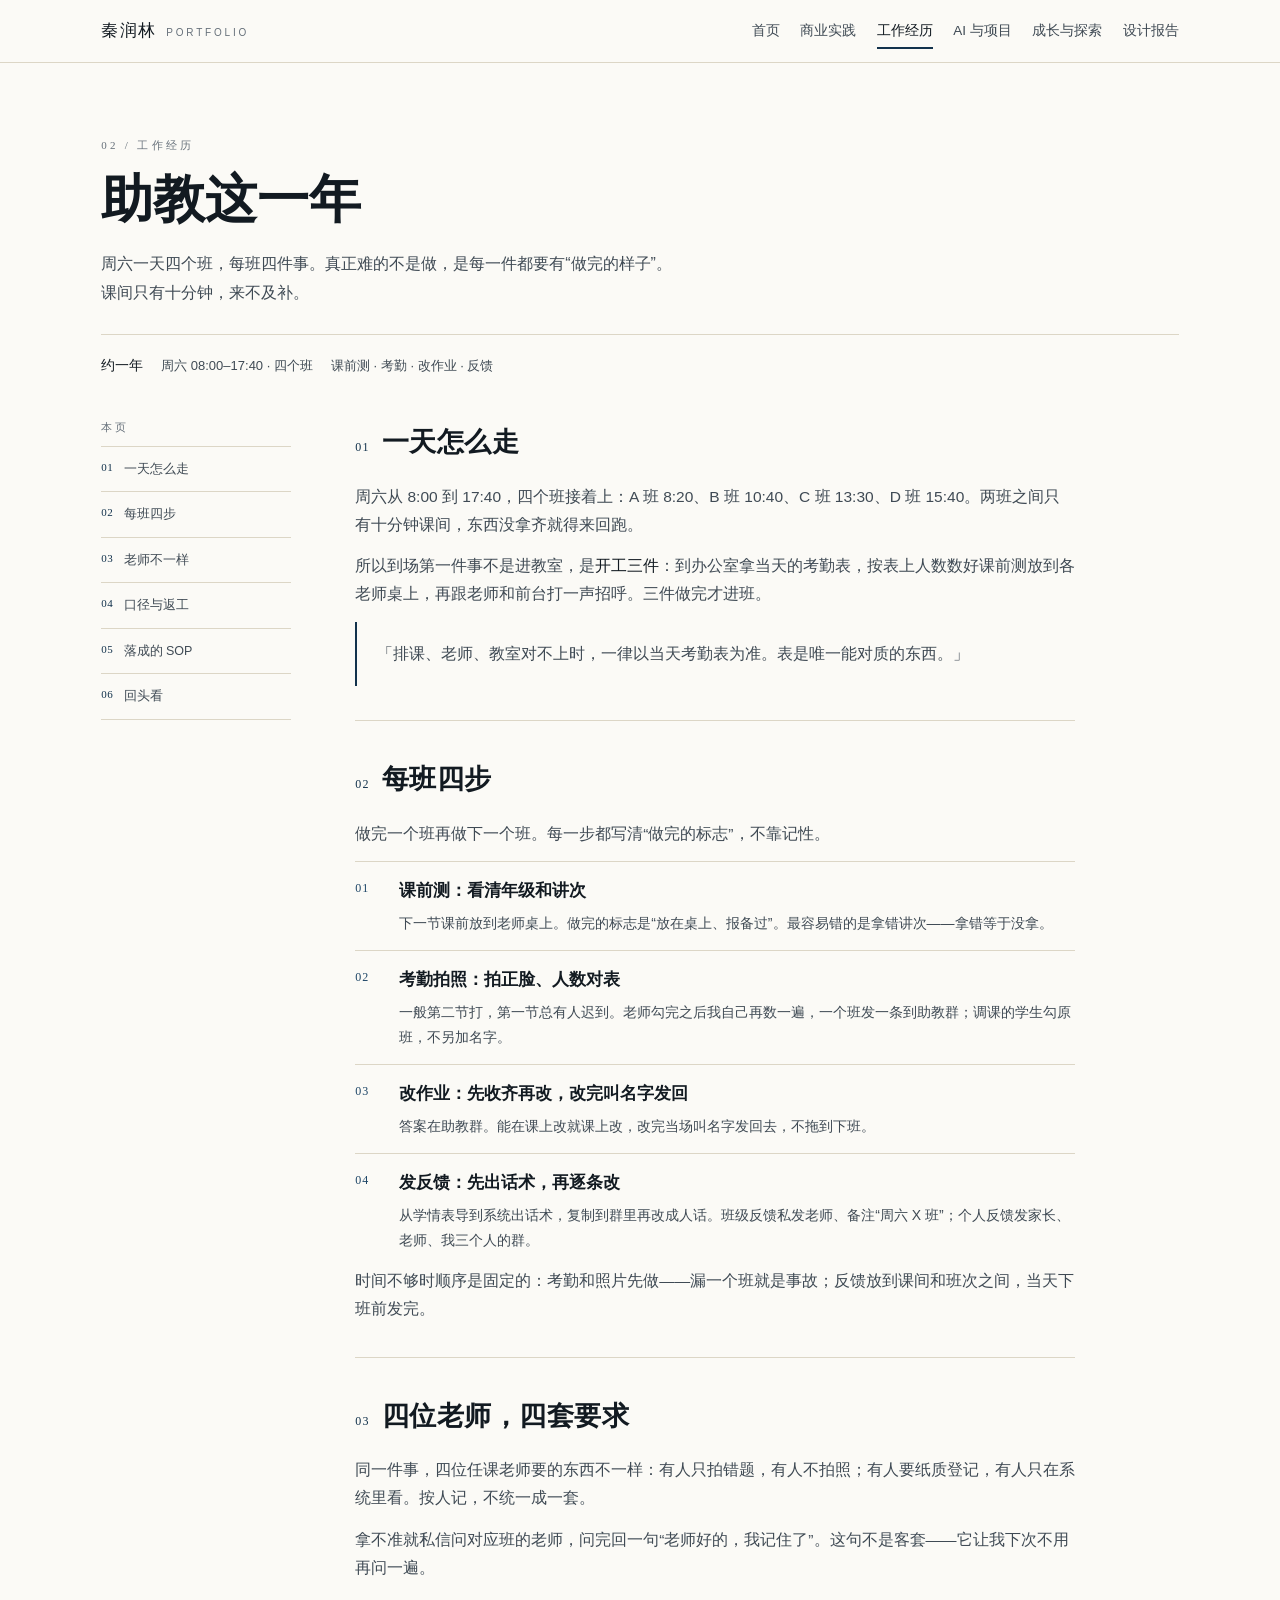
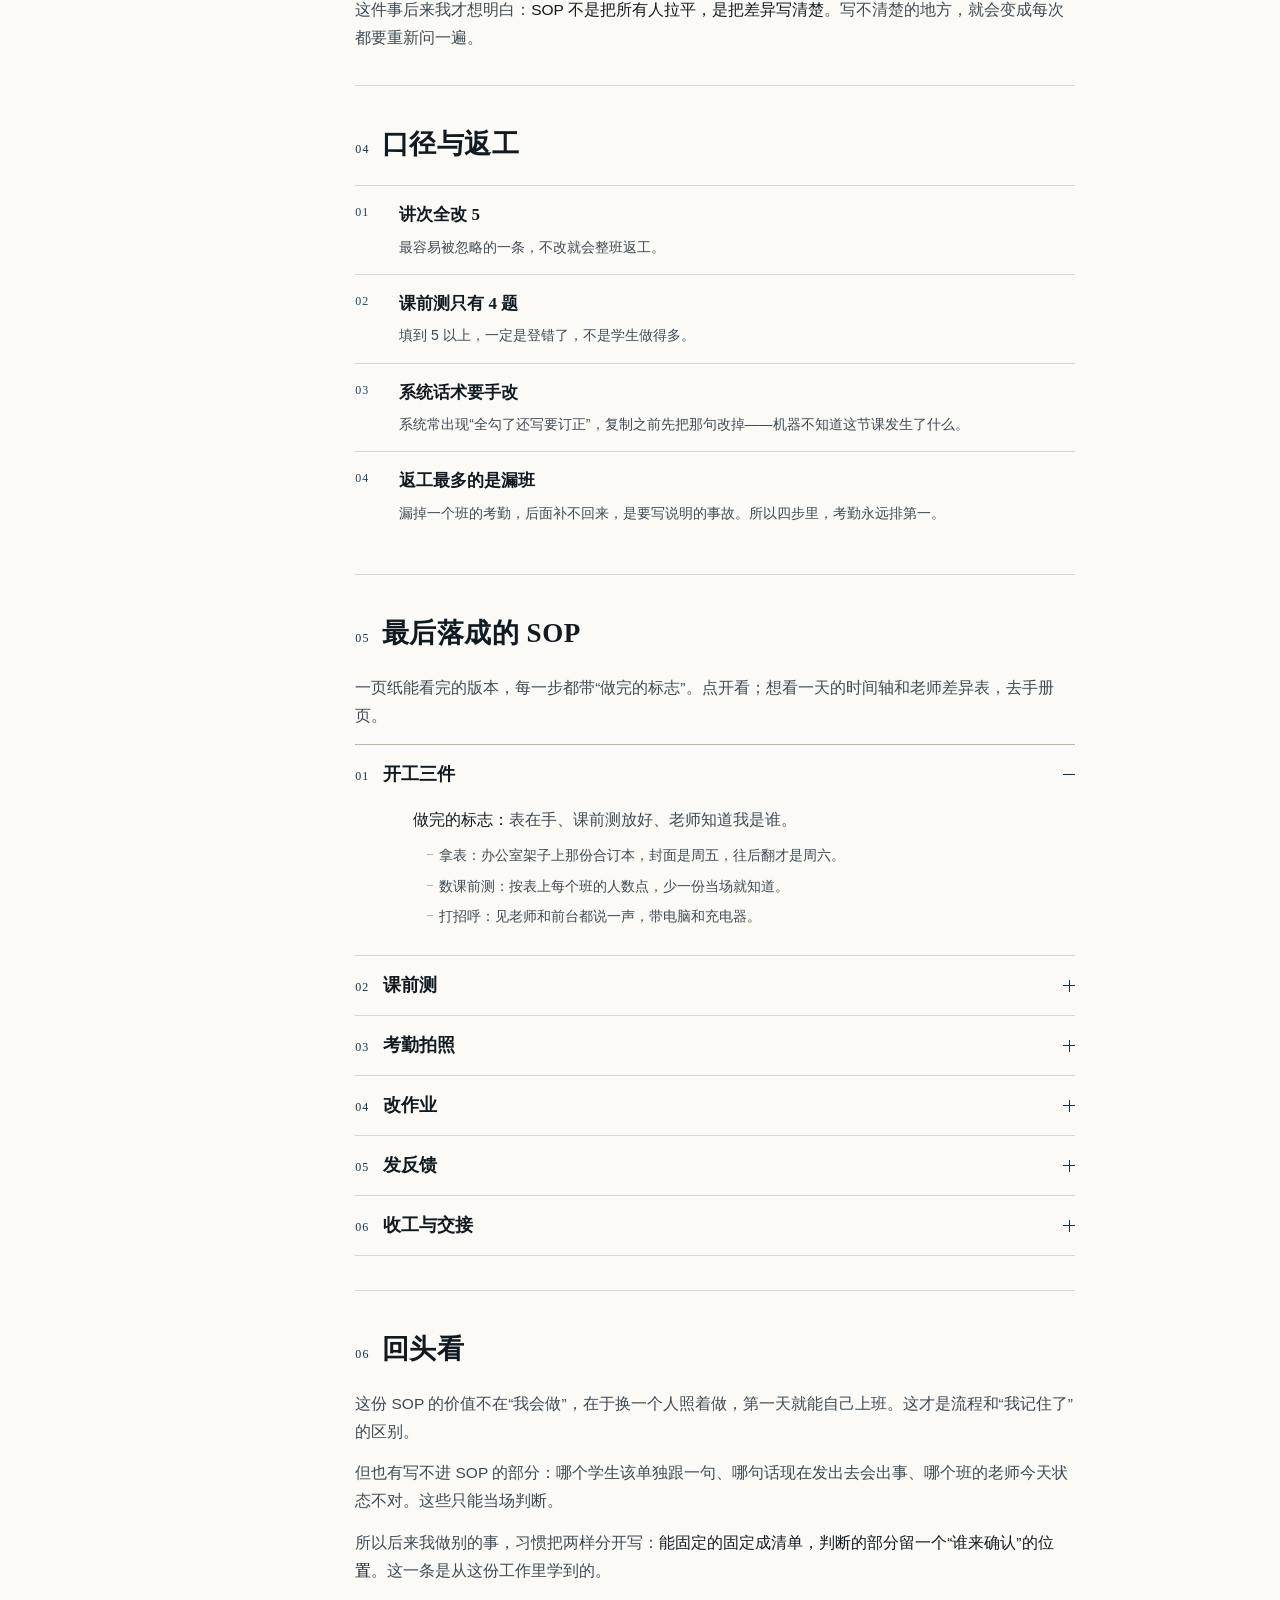
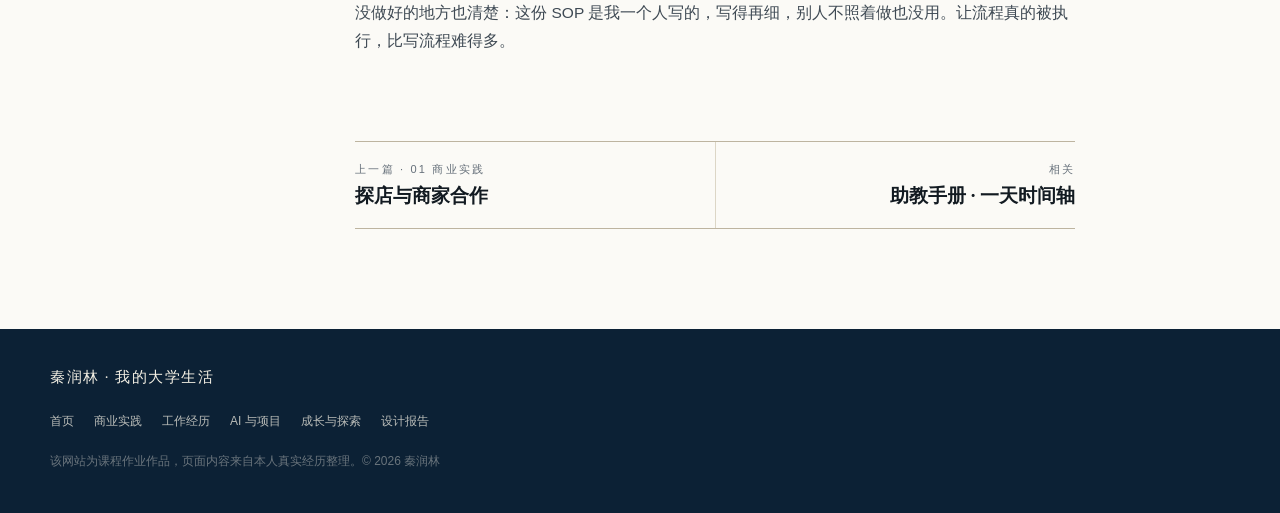
<file: work.html>
<!DOCTYPE html>
<html lang="zh-CN">
<head>
<meta charset="utf-8">
<meta name="viewport" content="width=device-width, initial-scale=1">
<title>助教这一年 · 工作经历 · 秦润林</title>
<meta name="description" content="周六四个班、每班四步：把课前测、考勤、改作业、发反馈写成能验收的 SOP。">
<link rel="icon" href="data:image/svg+xml,%3Csvg xmlns='http://www.w3.org/2000/svg' viewBox='0 0 32 32'%3E%3Crect width='32' height='32' fill='%2312324C'/%3E%3Ctext x='16' y='22' font-size='18' font-family='serif' fill='%23F5F1E5' text-anchor='middle'%3E秦%3C/text%3E%3C/svg%3E">
<link rel="stylesheet" href="css/style.css">
</head>
<body>

<a class="sr-only" href="#main">跳到正文</a>

<header class="tb">
  <div class="tb-in">
    <div class="brand">秦润林<i>PORTFOLIO</i></div>
    <nav class="nav" aria-label="站点导航">
      <a href="index.html">首页</a>
      <a href="business.html">商业实践</a>
      <a href="work.html" class="on">工作经历</a>
      <a href="ai.html">AI 与项目</a>
      <a href="growth.html">成长与探索</a>
      <a href="report.html">设计报告</a>
    </nav>
  </div>
</header>

<main id="main">

  <section class="phead">
    <div class="wrap">
      <p class="phead-day">02 / 工作经历</p>
      <h1>助教这一年</h1>
      <p class="phead-lead">周六一天四个班，每班四件事。真正难的不是做，是每一件都要有“做完的样子”。课间只有十分钟，来不及补。</p>
      <div class="cover-meta">
        <b>约一年</b>
        <span>周六 08:00–17:40 · 四个班</span>
        <span>课前测 · 考勤 · 改作业 · 反馈</span>
      </div>
    </div>
  </section>

  <div class="wrap">
    <div class="doc">

      <aside class="sidenav">
        <p class="sn-cap">本页</p>
        <ol>
          <li><a href="#day"><i>01</i>一天怎么走</a></li>
          <li><a href="#class"><i>02</i>每班四步</a></li>
          <li><a href="#teacher"><i>03</i>老师不一样</a></li>
          <li><a href="#rule"><i>04</i>口径与返工</a></li>
          <li><a href="#sop"><i>05</i>落成的 SOP</a></li>
          <li><a href="#hand"><i>06</i>回头看</a></li>
        </ol>
      </aside>

      <div class="body">

        <section class="blk" id="day">
          <div class="blk-h"><i>01</i><h2>一天怎么走</h2></div>
          <p>周六从 8:00 到 17:40，四个班接着上：A 班 8:20、B 班 10:40、C 班 13:30、D 班 15:40。两班之间只有十分钟课间，东西没拿齐就得来回跑。</p>
          <p>所以到场第一件事不是进教室，是<strong>开工三件</strong>：到办公室拿当天的考勤表，按表上人数数好课前测放到各老师桌上，再跟老师和前台打一声招呼。三件做完才进班。</p>
          <p class="pull">「排课、老师、教室对不上时，一律以当天考勤表为准。表是唯一能对质的东西。」</p>
        </section>

        <section class="blk" id="class">
          <div class="blk-h"><i>02</i><h2>每班四步</h2></div>
          <p>做完一个班再做下一个班。每一步都写清“做完的标志”，不靠记性。</p>
          <ul class="items">
            <li>
              <i>01</i>
              <div>
                <h3>课前测：看清年级和讲次</h3>
                <p>下一节课前放到老师桌上。做完的标志是“放在桌上、报备过”。最容易错的是拿错讲次——拿错等于没拿。</p>
              </div>
            </li>
            <li>
              <i>02</i>
              <div>
                <h3>考勤拍照：拍正脸、人数对表</h3>
                <p>一般第二节打，第一节总有人迟到。老师勾完之后我自己再数一遍，一个班发一条到助教群；调课的学生勾原班，不另加名字。</p>
              </div>
            </li>
            <li>
              <i>03</i>
              <div>
                <h3>改作业：先收齐再改，改完叫名字发回</h3>
                <p>答案在助教群。能在课上改就课上改，改完当场叫名字发回去，不拖到下班。</p>
              </div>
            </li>
            <li>
              <i>04</i>
              <div>
                <h3>发反馈：先出话术，再逐条改</h3>
                <p>从学情表导到系统出话术，复制到群里再改成人话。班级反馈私发老师、备注“周六 X 班”；个人反馈发家长、老师、我三个人的群。</p>
              </div>
            </li>
          </ul>
          <p>时间不够时顺序是固定的：考勤和照片先做——漏一个班就是事故；反馈放到课间和班次之间，当天下班前发完。</p>
        </section>

        <section class="blk" id="teacher">
          <div class="blk-h"><i>03</i><h2>四位老师，四套要求</h2></div>
          <p>同一件事，四位任课老师要的东西不一样：有人只拍错题，有人不拍照；有人要纸质登记，有人只在系统里看。按人记，不统一成一套。</p>
          <p>拿不准就私信问对应班的老师，问完回一句“老师好的，我记住了”。这句不是客套——它让我下次不用再问一遍。</p>
          <p>这件事后来我才想明白：<strong>SOP 不是把所有人拉平，是把差异写清楚</strong>。写不清楚的地方，就会变成每次都要重新问一遍。</p>
        </section>

        <section class="blk" id="rule">
          <div class="blk-h"><i>04</i><h2>口径与返工</h2></div>
          <ul class="items">
            <li>
              <i>01</i>
              <div>
                <h3>讲次全改 5</h3>
                <p>最容易被忽略的一条，不改就会整班返工。</p>
              </div>
            </li>
            <li>
              <i>02</i>
              <div>
                <h3>课前测只有 4 题</h3>
                <p>填到 5 以上，一定是登错了，不是学生做得多。</p>
              </div>
            </li>
            <li>
              <i>03</i>
              <div>
                <h3>系统话术要手改</h3>
                <p>系统常出现“全勾了还写要订正”，复制之前先把那句改掉——机器不知道这节课发生了什么。</p>
              </div>
            </li>
            <li>
              <i>04</i>
              <div>
                <h3>返工最多的是漏班</h3>
                <p>漏掉一个班的考勤，后面补不回来，是要写说明的事故。所以四步里，考勤永远排第一。</p>
              </div>
            </li>
          </ul>
        </section>

        <section class="blk" id="sop">
          <div class="blk-h"><i>05</i><h2>最后落成的 SOP</h2></div>
          <p>一页纸能看完的版本，每一步都带“做完的标志”。点开看；想看一天的时间轴和老师差异表，去手册页。</p>
          <div class="acc">

            <div class="acc-item open">
              <button class="acc-h" type="button" aria-expanded="true">
                <span class="n">01</span>
                <span class="t">开工三件</span>
                <span class="acc-mark" aria-hidden="true"></span>
              </button>
              <div class="acc-b">
                <p><strong>做完的标志：</strong>表在手、课前测放好、老师知道我是谁。</p>
                <ul>
                  <li>拿表：办公室架子上那份合订本，封面是周五，往后翻才是周六。</li>
                  <li>数课前测：按表上每个班的人数点，少一份当场就知道。</li>
                  <li>打招呼：见老师和前台都说一声，带电脑和充电器。</li>
                </ul>
              </div>
            </div>

            <div class="acc-item">
              <button class="acc-h" type="button" aria-expanded="false">
                <span class="n">02</span>
                <span class="t">课前测</span>
                <span class="acc-mark" aria-hidden="true"></span>
              </button>
              <div class="acc-b">
                <p><strong>做完的标志：</strong>放在老师桌上，报备过。</p>
                <ul>
                  <li>看清年级和讲次，拿错讲次等于没拿。</li>
                  <li>没有课前测的班不放，别顺手多放一张。</li>
                </ul>
              </div>
            </div>

            <div class="acc-item">
              <button class="acc-h" type="button" aria-expanded="false">
                <span class="n">03</span>
                <span class="t">考勤拍照</span>
                <span class="acc-mark" aria-hidden="true"></span>
              </button>
              <div class="acc-b">
                <p><strong>做完的标志：</strong>照片人数和表对得上，一个班一条发进群。</p>
                <ul>
                  <li>拍正脸，别拍后脑勺；第二节打，第一节总有人迟到。</li>
                  <li>群里所有老师的班都要打，不只数学老师。</li>
                  <li>调课的学生勾原班的考勤，不另加名字。</li>
                </ul>
              </div>
            </div>

            <div class="acc-item">
              <button class="acc-h" type="button" aria-expanded="false">
                <span class="n">04</span>
                <span class="t">改作业</span>
                <span class="acc-mark" aria-hidden="true"></span>
              </button>
              <div class="acc-b">
                <p><strong>做完的标志：</strong>课间就发回学生手上。</p>
                <ul>
                  <li>先让小孩把作业交上来，再动笔改。</li>
                  <li>答案在助教群；符号按各老师给的样表来。</li>
                  <li>错得多（巩固错 3 题以上、课前测错 2 题以上）先跟老师说。</li>
                </ul>
              </div>
            </div>

            <div class="acc-item">
              <button class="acc-h" type="button" aria-expanded="false">
                <span class="n">05</span>
                <span class="t">发反馈</span>
                <span class="acc-mark" aria-hidden="true"></span>
              </button>
              <div class="acc-b">
                <p><strong>做完的标志：</strong>当天发完，名字逐个核过。</p>
                <ul>
                  <li>班级反馈私发老师，备注写“周六 X 班”。</li>
                  <li>个人反馈发家长、老师、我三个人的群。</li>
                  <li>试听、请假、线上、退费的不发；全对也要说全对。</li>
                </ul>
              </div>
            </div>

            <div class="acc-item">
              <button class="acc-h" type="button" aria-expanded="false">
                <span class="n">06</span>
                <span class="t">收工与交接</span>
                <span class="acc-mark" aria-hidden="true"></span>
              </button>
              <div class="acc-b">
                <p><strong>做完的标志：</strong>反馈发完、表还回去、签字走人。</p>
                <ul>
                  <li>交给下一位助教三样：手册、这份 SOP、一张填好的学情表样表。</li>
                  <li>交接时只说一句最关键的：“讲次全改 5，订正上节全对留空。”</li>
                </ul>
              </div>
            </div>

          </div>
        </section>

        <section class="blk" id="hand">
          <div class="blk-h"><i>06</i><h2>回头看</h2></div>
          <p>这份 SOP 的价值不在“我会做”，在于换一个人照着做，第一天就能自己上班。这才是流程和“我记住了”的区别。</p>
          <p>但也有写不进 SOP 的部分：哪个学生该单独跟一句、哪句话现在发出去会出事、哪个班的老师今天状态不对。这些只能当场判断。</p>
          <p>所以后来我做别的事，习惯把两样分开写：<strong>能固定的固定成清单，判断的部分留一个“谁来确认”的位置</strong>。这一条是从这份工作里学到的。</p>
          <p>没做好的地方也清楚：这份 SOP 是我一个人写的，写得再细，别人不照着做也没用。让流程真的被执行，比写流程难得多。</p>
        </section>

        <div class="pager">
          <a href="business.html">
            <span>上一篇 · 01 商业实践</span>
            <b>探店与商家合作</b>
          </a>
          <a class="next" href="ta-sop.html">
            <span>相关</span>
            <b>助教手册 · 一天时间轴</b>
          </a>
        </div>

      </div>
    </div>
  </div>

</main>

<footer class="ft">
  <div class="wrap ft-in">
    <div class="ft-name">秦润林 · 我的大学生活</div>
    <div class="ft-links">
      <a href="index.html">首页</a>
      <a href="business.html">商业实践</a>
      <a href="work.html">工作经历</a>
      <a href="ai.html">AI 与项目</a>
      <a href="growth.html">成长与探索</a>
      <a href="report.html">设计报告</a>
    </div>
    <div class="ft-copy">该网站为课程作业作品，页面内容来自本人真实经历整理。© 2026 秦润林</div>
  </div>
</footer>


<script src="js/main.js"></script>
</body>
</html>
</file>
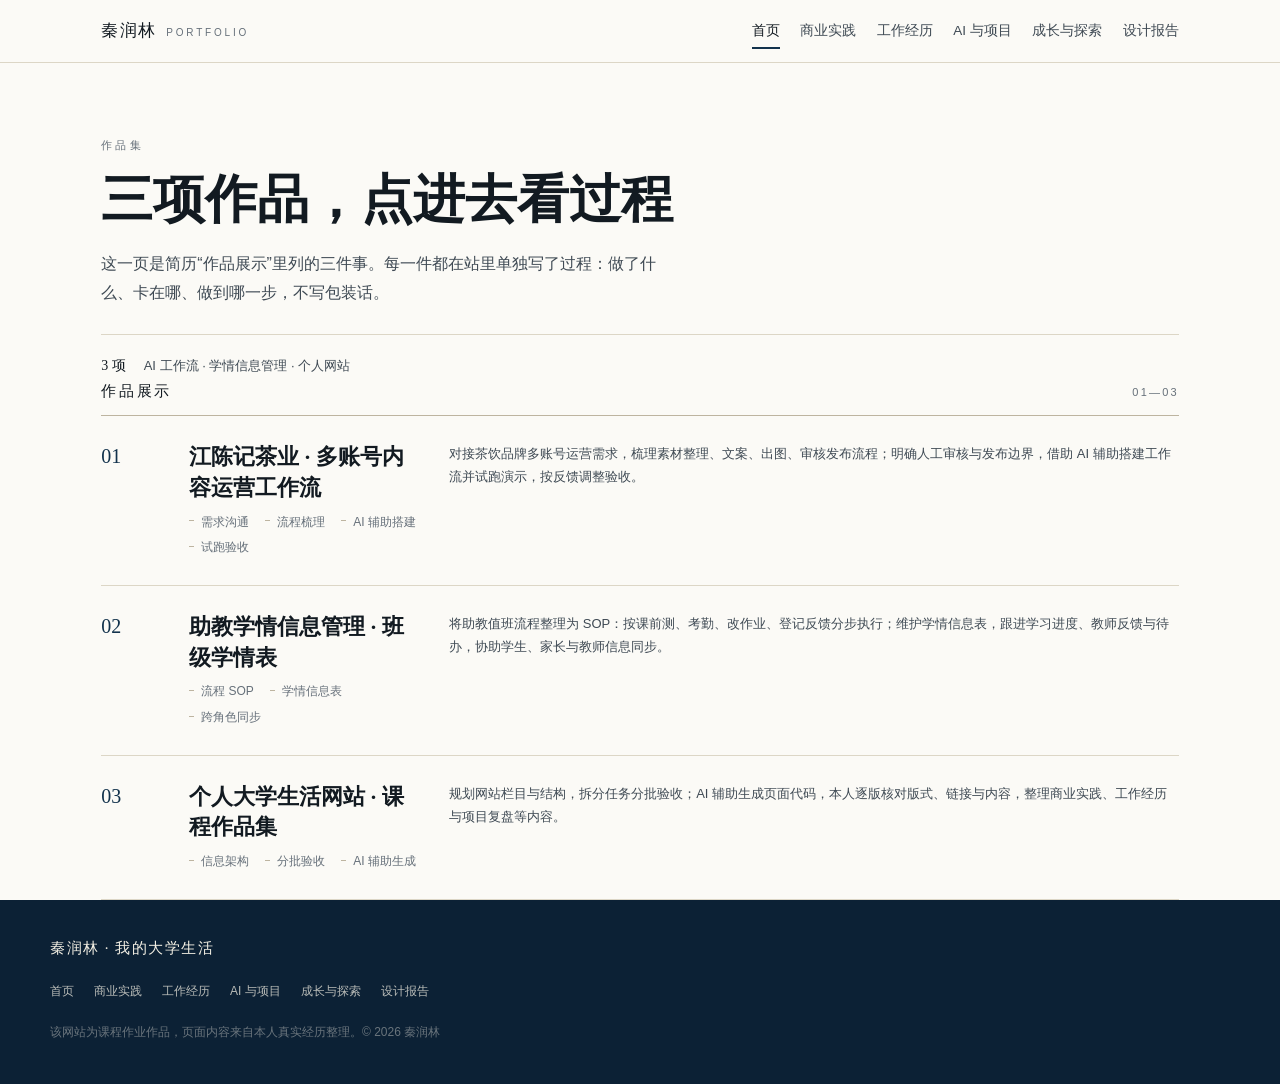
<file: works.html>
<!DOCTYPE html>
<html lang="zh-CN">
<head>
<meta charset="utf-8">
<meta name="viewport" content="width=device-width, initial-scale=1">
<title>作品集 · 秦润林</title>
<meta name="description" content="简历里列的三项作品：江陈记多账号内容运营工作流、助教学情信息管理、个人大学生活网站。">
<link rel="icon" href="data:image/svg+xml,%3Csvg xmlns='http://www.w3.org/2000/svg' viewBox='0 0 32 32'%3E%3Crect width='32' height='32' fill='%2312324C'/%3E%3Ctext x='16' y='22' font-size='18' font-family='serif' fill='%23F5F1E5' text-anchor='middle'%3E秦%3C/text%3E%3C/svg%3E">
<link rel="stylesheet" href="css/style.css">
</head>
<body>

<a class="sr-only" href="#main">跳到正文</a>

<header class="tb">
  <div class="tb-in">
    <div class="brand">秦润林<i>PORTFOLIO</i></div>
    <nav class="nav" aria-label="站点导航">
      <a href="index.html" class="on">首页</a>
      <a href="business.html">商业实践</a>
      <a href="work.html">工作经历</a>
      <a href="ai.html">AI 与项目</a>
      <a href="growth.html">成长与探索</a>
      <a href="report.html">设计报告</a>
    </nav>
  </div>
</header>

<main id="main">

  <section class="phead">
    <div class="wrap">
      <p class="phead-day">作品集</p>
      <h1>三项作品，点进去看过程</h1>
      <p class="phead-lead">这一页是简历“作品展示”里列的三件事。每一件都在站里单独写了过程：做了什么、卡在哪、做到哪一步，不写包装话。</p>
      <div class="cover-meta">
        <b>3 项</b>
        <span>AI 工作流 · 学情信息管理 · 个人网站</span>
      </div>
    </div>
  </section>

  <section class="index" aria-labelledby="works-title">
    <div class="wrap">
      <div class="idx-head">
        <h2 id="works-title">作品展示</h2>
        <span>01—03</span>
      </div>

      <a class="idx-row" href="ai.html">
        <span class="idx-num">01</span>
        <div class="idx-main">
          <h3 class="idx-title">江陈记茶业 · 多账号内容运营工作流</h3>
          <p class="idx-items"><span>需求沟通</span><span>流程梳理</span><span>AI 辅助搭建</span><span>试跑验收</span></p>
        </div>
        <p class="idx-desc">对接茶饮品牌多账号运营需求，梳理素材整理、文案、出图、审核发布流程；明确人工审核与发布边界，借助 AI 辅助搭建工作流并试跑演示，按反馈调整验收。</p>
      </a>

      <a class="idx-row" href="ta-sop.html">
        <span class="idx-num">02</span>
        <div class="idx-main">
          <h3 class="idx-title">助教学情信息管理 · 班级学情表</h3>
          <p class="idx-items"><span>流程 SOP</span><span>学情信息表</span><span>跨角色同步</span></p>
        </div>
        <p class="idx-desc">将助教值班流程整理为 SOP：按课前测、考勤、改作业、登记反馈分步执行；维护学情信息表，跟进学习进度、教师反馈与待办，协助学生、家长与教师信息同步。</p>
      </a>

      <a class="idx-row" href="website.html">
        <span class="idx-num">03</span>
        <div class="idx-main">
          <h3 class="idx-title">个人大学生活网站 · 课程作品集</h3>
          <p class="idx-items"><span>信息架构</span><span>分批验收</span><span>AI 辅助生成</span></p>
        </div>
        <p class="idx-desc">规划网站栏目与结构，拆分任务分批验收；AI 辅助生成页面代码，本人逐版核对版式、链接与内容，整理商业实践、工作经历与项目复盘等内容。</p>
      </a>
    </div>
  </section>

</main>

<footer class="ft">
  <div class="wrap ft-in">
    <div class="ft-name">秦润林 · 我的大学生活</div>
    <div class="ft-links">
      <a href="index.html">首页</a>
      <a href="business.html">商业实践</a>
      <a href="work.html">工作经历</a>
      <a href="ai.html">AI 与项目</a>
      <a href="growth.html">成长与探索</a>
      <a href="report.html">设计报告</a>
    </div>
    <div class="ft-copy">该网站为课程作业作品，页面内容来自本人真实经历整理。© 2026 秦润林</div>
  </div>
</footer>

<script src="js/main.js"></script>
</body>
</html>
</file>
<file: css/style.css>
@charset "utf-8";

/* =========================================================
   秦润林 · 大学生活作品集
   公共样式：Tokens → 基础 → 顶栏 → 首页 → 栏目页 → 组件
   窄屏优先，宽屏在文件末尾追加
   ========================================================= */

:root {
  --paper: #FBFAF6;
  --paper-2: #F1EEE6;
  --paper-3: #E6E0D2;
  --ink: #121A21;
  --ink-2: #3F4A54;
  --ink-3: #66707A;
  --navy: #12324C;
  --navy-2: #1E4667;
  --navy-3: #0C2135;
  --line: #DCD6C6;
  --line-2: #BDB4A0;
  --gutter: clamp(18px, 4vw, 52px);
  --maxw: 1180px;
  --serif: "Noto Serif SC", "Source Han Serif SC", "Songti SC", "SimSun", serif;
  --sans: "Noto Sans SC", "PingFang SC", "Microsoft YaHei", sans-serif;
}

*,
*::before,
*::after { box-sizing: border-box; }

html { -webkit-text-size-adjust: 100%; scroll-behavior: smooth; }

body {
  margin: 0;
  background: var(--paper);
  color: var(--ink);
  font-family: var(--sans);
  font-size: 16px;
  line-height: 1.8;
  -webkit-font-smoothing: antialiased;
}

a { color: inherit; text-decoration: none; }
img { display: block; max-width: 100%; }
button { font: inherit; }

::selection { background: var(--navy); color: #F6F2E7; }

.wrap {
  width: 100%;
  max-width: var(--maxw);
  margin: 0 auto;
  padding: 0 var(--gutter);
}

.sr-only {
  position: absolute; width: 1px; height: 1px;
  margin: -1px; padding: 0; overflow: hidden;
  clip: rect(0 0 0 0); white-space: nowrap; border: 0;
}

/* ============ 顶栏 ============ */

.tb {
  position: sticky;
  top: 0;
  z-index: 60;
  background: var(--paper);
  border-bottom: 1px solid var(--line);
}

.tb-in {
  display: flex;
  align-items: center;
  justify-content: space-between;
  gap: 14px;
  height: 56px;
  max-width: var(--maxw);
  margin: 0 auto;
  padding: 0 var(--gutter);
}

.brand {
  font-family: var(--serif);
  font-size: 17px;
  letter-spacing: .08em;
  white-space: nowrap;
}

.brand i {
  font-style: normal;
  font-family: var(--sans);
  font-size: 10px;
  letter-spacing: .28em;
  color: var(--ink-3);
  margin-left: 10px;
}

.nav {
  display: flex;
  gap: clamp(10px, 1.6vw, 24px);
  overflow-x: auto;
  scrollbar-width: none;
  -ms-overflow-style: none;
}

.nav::-webkit-scrollbar { display: none; }

.nav a {
  position: relative;
  padding: 16px 0;
  font-size: 13px;
  color: var(--ink-2);
  white-space: nowrap;
}

.nav a:hover { color: var(--ink); }

.nav a.on { color: var(--ink); }

.nav a.on::after {
  content: "";
  position: absolute;
  left: 0;
  right: 0;
  bottom: 11px;
  height: 2px;
  background: var(--navy);
}

/* ============ 首页 · 封面 ============ */

.cover { padding: clamp(32px, 6vw, 76px) 0 clamp(24px, 4vw, 44px); }

.cover-g { display: grid; gap: clamp(24px, 4vw, 52px); }

.eyebrow {
  display: flex;
  align-items: center;
  gap: 12px;
  font-size: 11.5px;
  letter-spacing: .26em;
  color: var(--ink-3);
}

.eyebrow::before {
  content: "";
  width: 26px;
  height: 1px;
  background: var(--line-2);
  flex: none;
}

.display {
  margin: 16px 0 0;
  font-family: var(--serif);
  font-weight: 600;
  font-size: clamp(34px, 8.4vw, 66px);
  line-height: 1.16;
  letter-spacing: .01em;
}

.display span { display: block; }

.lead {
  margin: 20px 0 0;
  max-width: 33em;
  font-size: clamp(15px, 1.5vw, 16.5px);
  color: var(--ink-2);
}

.pos {
  margin: 16px 0 0;
  font-size: 13px;
  letter-spacing: .16em;
  color: var(--navy);
}

.cover-meta {
  display: flex;
  flex-wrap: wrap;
  align-items: center;
  gap: 8px 18px;
  margin-top: 26px;
  padding-top: 18px;
  border-top: 1px solid var(--line);
  font-size: 13px;
  color: var(--ink-2);
}

.cover-meta b {
  font-weight: 500;
  color: var(--ink);
  font-family: var(--serif);
  font-size: 14px;
}

/* 形象照 */

.cover-r {
  display: flex;
  flex-direction: column;
  gap: clamp(16px, 2vw, 22px);
}

.portrait {
  margin: 0;
  overflow: hidden;
}

.portrait img {
  display: block;
  width: 100%;
  height: 100%;
  object-fit: cover;
}

.portrait-home { aspect-ratio: 1 / 1; }

.portrait-home img { object-position: center 26%; }

.portrait-growth { aspect-ratio: 3 / 4; }

.portrait-growth img { object-position: 60% center; }

/* 首页统一档案卡：人像 + 深蓝信息条 */

.profile-card {
  overflow: hidden;
  border: 1px solid var(--line);
}

.profile-card .panel {
  aspect-ratio: auto;
  padding: 18px 22px 16px;
}

/* 右侧深蓝档案板 */

.panel {
  position: relative;
  display: flex;
  flex-direction: column;
  justify-content: space-between;
  aspect-ratio: 4 / 3;
  padding: 22px 24px 20px;
  background: var(--navy);
  color: #F4EFE2;
  overflow: hidden;
}

.panel::after {
  content: "";
  position: absolute;
  inset: 10px;
  border: 1px solid rgba(244, 239, 226, .22);
  pointer-events: none;
}

.panel-top {
  display: flex;
  justify-content: space-between;
  align-items: baseline;
  font-size: 10px;
  letter-spacing: .3em;
  color: rgba(244, 239, 226, .6);
}

.panel-mid {
  writing-mode: vertical-rl;
  text-orientation: mixed;
  white-space: nowrap;
  align-self: flex-end;
  margin: 0 10px 0 0;
  font-family: var(--serif);
  font-size: 14px;
  line-height: 1.9;
  letter-spacing: .22em;
  color: rgba(244, 239, 226, .92);
}

.panel-bot {
  display: flex;
  align-items: flex-end;
  justify-content: space-between;
  gap: 12px;
}

.panel-bot .num {
  font-family: var(--serif);
  font-size: clamp(40px, 5vw, 54px);
  line-height: .9;
}

.panel-bot .tag {
  text-align: right;
  font-size: 10.5px;
  line-height: 1.7;
  letter-spacing: .12em;
  color: rgba(244, 239, 226, .68);
}

/* 档案细项 */

.facts {
  margin: 0;
  padding: 0;
  border-top: 1px solid var(--line-2);
}

.facts div {
  display: flex;
  justify-content: space-between;
  gap: 16px;
  padding: 9px 2px;
  border-bottom: 1px solid var(--line);
  font-size: 12.5px;
}

.facts dt { color: var(--ink-3); }
.facts dd { margin: 0; color: var(--ink); }

/* ============ 四栏目索引 ============ */

.idx-head {
  display: flex;
  justify-content: space-between;
  align-items: baseline;
  gap: 16px;
  padding-bottom: 10px;
  border-bottom: 1px solid var(--line-2);
}

.idx-head h2 {
  margin: 0;
  font-family: var(--serif);
  font-size: 15px;
  letter-spacing: .18em;
  font-weight: 500;
}

.idx-head span {
  font-size: 11px;
  letter-spacing: .2em;
  color: var(--ink-3);
}

.idx-row {
  display: grid;
  grid-template-columns: 46px minmax(0, 1fr);
  gap: 2px 14px;
  padding: 20px 0 22px;
  border-bottom: 1px solid var(--line);
  transition: background .18s ease;
}

.idx-row:hover { background: var(--paper-2); }

.idx-num {
  font-family: var(--serif);
  font-size: 20px;
  color: var(--navy);
  line-height: 1.4;
}

.idx-title {
  margin: 0 0 4px;
  font-family: var(--serif);
  font-size: 22px;
  font-weight: 600;
  line-height: 1.4;
}

.idx-desc {
  grid-column: 2;
  margin: 10px 0 0;
  font-size: 13px;
  color: var(--ink-2);
}

.idx-items {
  grid-column: 2;
  display: flex;
  flex-wrap: wrap;
  gap: 4px 16px;
  margin: 8px 0 0;
  font-size: 12px;
  color: var(--ink-3);
}

.idx-items span { position: relative; padding-left: 12px; }
.idx-items span::before {
  content: "";
  position: absolute;
  left: 0;
  top: .72em;
  width: 5px;
  height: 1px;
  background: var(--line-2);
}

/* ============ 深蓝立场带 ============ */

.band {
  margin-top: clamp(40px, 7vw, 84px);
  padding: clamp(40px, 7vw, 88px) 0;
  background: var(--navy);
  color: #F5F1E5;
}

.band-q {
  margin: 0;
  max-width: 30em;
  font-family: var(--serif);
  font-size: clamp(19px, 2.5vw, 27px);
  line-height: 1.72;
  letter-spacing: .01em;
}

.band-sig {
  display: flex;
  align-items: center;
  gap: 14px;
  margin-top: clamp(22px, 3vw, 34px);
  font-size: 11.5px;
  letter-spacing: .22em;
  color: rgba(245, 241, 229, .62);
}

.band-sig::before {
  content: "";
  width: 40px;
  height: 1px;
  background: rgba(245, 241, 229, .34);
}

/* ============ 页脚 ============ */

.ft {
  background: var(--navy-3);
  color: rgba(245, 241, 229, .58);
  font-size: 12px;
  line-height: 1.9;
}

.ft-in {
  display: grid;
  gap: 18px;
  padding: 34px 0 40px;
}

.ft-name {
  font-family: var(--serif);
  font-size: 15px;
  letter-spacing: .1em;
  color: #F5F1E5;
}

.ft-links { display: flex; flex-wrap: wrap; gap: 8px 20px; }
.ft-links a { color: rgba(245, 241, 229, .74); }
.ft-links a:hover { color: #F5F1E5; }
.ft-copy { color: rgba(245, 241, 229, .4); }

/* ============ 栏目页 · 页头 ============ */

.phead { padding: clamp(30px, 5vw, 62px) 0 0; }

.phead-g {
  display: grid;
  gap: clamp(24px, 4vw, 44px);
}

.phead-l { min-width: 0; }

.phead-day {
  font-family: var(--serif);
  font-size: 11px;
  letter-spacing: .3em;
  color: var(--ink-3);
}

.phead h1 {
  margin: 12px 0 0;
  font-family: var(--serif);
  font-weight: 600;
  font-size: clamp(30px, 5.4vw, 52px);
  line-height: 1.24;
}

.phead-lead {
  margin: 18px 0 0;
  max-width: 36em;
  font-size: clamp(14.5px, 1.4vw, 16px);
  color: var(--ink-2);
}

.phead-rule {
  margin-top: clamp(24px, 4vw, 40px);
  height: 1px;
  background: var(--line-2);
}

/* ============ 栏目页 · 正文骨架 ============ */

.doc {
  display: grid;
  gap: 0;
  padding: clamp(22px, 3.4vw, 40px) 0 clamp(50px, 8vw, 100px);
}

.sidenav { display: none; }

.doc > .body { min-width: 0; }

.sidenav ol {
  margin: 0;
  padding: 0;
  list-style: none;
  border-top: 1px solid var(--line);
}

.sidenav a {
  display: flex;
  gap: 10px;
  padding: 11px 0;
  border-bottom: 1px solid var(--line);
  font-size: 12.5px;
  color: var(--ink-2);
}

.sidenav a i {
  font-style: normal;
  font-family: var(--serif);
  color: var(--navy);
  font-size: 11px;
  letter-spacing: .06em;
}

.sidenav a:hover { color: var(--navy); }

.sidenav .sn-cap {
  margin: 0 0 8px;
  font-size: 11px;
  letter-spacing: .24em;
  color: var(--ink-3);
}

/* ============ 内容块 ============ */

.blk { padding: clamp(22px, 3.2vw, 34px) 0; border-top: 1px solid var(--line); }
.blk:first-child { border-top: 0; padding-top: 0; }

.blk-h {
  display: flex;
  align-items: baseline;
  gap: 12px;
  margin: 0 0 16px;
}

.blk-h i {
  font-style: normal;
  font-family: var(--serif);
  font-size: 12px;
  letter-spacing: .1em;
  color: var(--navy);
}

.blk-h h2 {
  margin: 0;
  font-family: var(--serif);
  font-size: clamp(21px, 2.6vw, 27px);
  font-weight: 600;
  letter-spacing: .02em;
}

.blk p { margin: 0 0 .9em; font-size: 15px; color: var(--ink-2); }
.blk p:last-child { margin-bottom: 0; }
.blk p strong { color: var(--ink); font-weight: 500; }

/* 编号条目 */

.items { margin: 4px 0 0; padding: 0; list-style: none; }

.items li {
  display: grid;
  grid-template-columns: 34px minmax(0, 1fr);
  gap: 10px;
  padding: 14px 0;
  border-top: 1px solid var(--line);
}

.items li i {
  font-style: normal;
  font-family: var(--serif);
  font-size: 12px;
  color: var(--navy-2);
  letter-spacing: .08em;
  padding-top: 2px;
}

.items li h3 {
  margin: 0 0 4px;
  font-family: var(--serif);
  font-size: 17px;
  font-weight: 600;
}

.items li p {
  margin: 0;
  font-size: 14px;
  color: var(--ink-2);
}

/* 引文 */

.pull {
  margin: 22px 0;
  padding: 18px 0 18px 20px;
  border-left: 2px solid var(--navy);
  font-family: var(--serif);
  font-size: clamp(16px, 1.9vw, 19px);
  line-height: 1.8;
  color: var(--ink);
}

/* ============ SOP 折叠 ============ */

.acc { margin: 4px 0 0; border-top: 1px solid var(--line-2); }

.acc-item { border-bottom: 1px solid var(--line); }

.acc-h {
  display: flex;
  align-items: baseline;
  gap: 14px;
  width: 100%;
  padding: 16px 0;
  border: 0;
  background: none;
  text-align: left;
  cursor: pointer;
  color: var(--ink);
}

.acc-h .n {
  flex: none;
  font-family: var(--serif);
  font-size: 12px;
  color: var(--navy);
  letter-spacing: .08em;
}

.acc-h .t {
  flex: 1;
  font-family: var(--serif);
  font-size: 18px;
  font-weight: 600;
  line-height: 1.5;
}

.acc-h .s {
  flex: none;
  font-size: 12px;
  color: var(--ink-3);
}

.acc-mark {
  position: relative;
  flex: none;
  width: 12px;
  height: 12px;
  margin-left: 2px;
  align-self: center;
}

.acc-mark::before,
.acc-mark::after {
  content: "";
  position: absolute;
  background: var(--navy);
  transition: transform .2s ease, opacity .2s ease;
}

.acc-mark::before { left: 0; right: 0; top: 5.5px; height: 1px; }
.acc-mark::after { top: 0; bottom: 0; left: 5.5px; width: 1px; }

.acc-item.open .acc-mark::after { transform: scaleY(0); opacity: 0; }

.acc-b {
  display: none;
  padding: 2px 0 20px 58px;
}

.acc-item.open .acc-b { display: block; }

.acc-b p { margin: 0 0 .7em; font-size: 14px; color: var(--ink-2); }

.acc-b ul {
  margin: 0;
  padding: 0 0 0 1em;
  list-style: none;
  font-size: 13.5px;
  color: var(--ink-2);
}

.acc-b ul li {
  position: relative;
  padding-left: 12px;
  margin-bottom: 6px;
}

.acc-b ul li::before {
  content: "";
  position: absolute;
  left: 0;
  top: .74em;
  width: 6px;
  height: 1px;
  background: var(--line-2);
}

/* ============ 翻页 ============ */

.pager {
  display: grid;
  gap: 1px;
  margin-top: clamp(30px, 5vw, 52px);
  border-top: 1px solid var(--line-2);
  border-bottom: 1px solid var(--line-2);
  background: var(--line);
}

.pager a {
  display: block;
  padding: 18px 0;
  background: var(--paper);
  transition: background .18s ease;
}

.pager a:hover { background: var(--paper-2); }

.pager span {
  display: block;
  font-size: 11px;
  letter-spacing: .2em;
  color: var(--ink-3);
}

.pager b {
  display: block;
  margin-top: 4px;
  font-family: var(--serif);
  font-size: 19px;
  font-weight: 600;
  line-height: 1.4;
}

.pager .next { text-align: right; }

/* ============ 回到顶部按钮 ============ */

.to-top {
  position: fixed;
  right: var(--gutter);
  bottom: 28px;
  z-index: 90;
  width: 44px;
  height: 44px;
  display: flex;
  align-items: center;
  justify-content: center;
  border: 1px solid var(--navy-3);
  border-radius: 50%;
  background: var(--navy);
  color: #F5F1E5;
  font-size: 18px;
  line-height: 1;
  cursor: pointer;
  opacity: 0;
  transform: translateY(16px);
  pointer-events: none;
  transition: transform .22s ease, opacity .22s ease, background .22s ease;
}

.to-top.show {
  opacity: 1;
  transform: translateY(0);
  pointer-events: auto;
}

.to-top:hover { background: var(--navy-3); }

/* ============ 宽屏 ============ */

@media (min-width: 780px) {
  .tb-in { height: 62px; }
  .nav a { font-size: 13.5px; padding: 18px 0; }
  .nav a.on::after { bottom: 12px; }
  .cover-g { grid-template-columns: minmax(0, 1fr) 268px; align-items: center; }
  .phead-g { grid-template-columns: minmax(0, 1fr) 280px; align-items: center; }
  .idx-row {
    grid-template-columns: 64px 236px minmax(0, 1fr);
    gap: 0 24px;
    align-items: start;
    padding: 26px 0;
  }
  .idx-desc { grid-column: auto; margin: 0; }
  .index-heads { display: grid; grid-template-columns: 64px 208px 1fr; gap: 0 20px; }
  .pager { grid-template-columns: 1fr 1fr; }
}

@media (min-width: 1000px) {
  .doc { grid-template-columns: 190px minmax(0, 1fr); gap: clamp(34px, 5vw, 78px); align-items: start; }
  .sidenav { display: block; position: sticky; top: 92px; }
  .body { max-width: 720px; }
  .blk p { font-size: 15.5px; }
}

@media (min-width: 1200px) {
  .cover-g { grid-template-columns: minmax(0, 1fr) 300px; }
}

/* ============ 可访问性与降级 ============ */

:focus-visible {
  outline: 2px solid var(--navy);
  outline-offset: 3px;
}

@media (prefers-reduced-motion: reduce) {
  html { scroll-behavior: auto; }
  * { transition-duration: .01ms !important; animation-duration: .01ms !important; }
}

@media print {
  .tb, .to-top, .pager { display: none; }
  body { background: #fff; }
  .band, .panel, .ft { background: #fff !important; color: #000 !important; }
}

/* 窄屏：深蓝档案板压扁，竖排改横排 */
@media (max-width: 779px) {
  .panel {
    aspect-ratio: auto;
    min-height: 168px;
    padding: 18px 20px 16px;
  }
  .panel-mid {
    writing-mode: horizontal-tb;
    white-space: normal;
    align-self: flex-start;
    margin: 12px 0 0;
    font-size: 12.5px;
    letter-spacing: .18em;
    line-height: 1.6;
  }
  .panel-bot .num { font-size: 38px; }
  .acc-b { padding-left: 0; }
}

/* ============ 子页入口与详情页组件 ============ */

.more {
  display: inline-block;
  margin-top: 16px;
  padding-bottom: 2px;
  border-bottom: 1px solid var(--line-2);
  font-family: var(--sans);
  font-size: 13px;
  letter-spacing: .04em;
  color: var(--navy);
  transition: border-color .18s, color .18s;
}
.more:hover { border-color: var(--navy); color: var(--navy-2); }

/* 小节里的小数量标记，如“17 个字段” */
.note-row {
  display: flex;
  flex-wrap: wrap;
  gap: 10px 26px;
  margin: 14px 0 4px;
  font-family: var(--sans);
  font-size: 12.5px;
  letter-spacing: .06em;
  color: var(--ink-3);
}
.note-row b { color: var(--navy); font-weight: 600; }

/* 详情页的步骤卡：横向四格，窄屏两列 */
.steps {
  display: grid;
  grid-template-columns: 1fr;
  gap: 0;
  margin: 20px 0 8px;
  border-top: 1px solid var(--line);
}
.steps li {
  list-style: none;
  padding: 16px 0 18px;
  border-bottom: 1px solid var(--line);
}
.steps h3 {
  margin: 0 0 6px;
  font-family: var(--serif);
  font-size: 16px;
  font-weight: 600;
}
.steps p { margin: 0; font-size: 14px; color: var(--ink-2); line-height: 1.75; }

@media (min-width: 780px) {
  .steps { grid-template-columns: repeat(2, minmax(0, 1fr)); column-gap: 40px; }
  .steps li { border-bottom: 1px solid var(--line); }
}

/* 图注：明确标注示意 / 非真实照片 */
.cap {
  margin: 10px 0 0;
  font-size: 12px;
  letter-spacing: .04em;
  color: var(--ink-3);
}

/* ====== 窄屏：页内目录折成横向可滑动条 ====== */
@media (max-width: 779px) {
  .sidenav {
    display: block;
    min-width: 0;
    max-width: 100%;
    margin: 0 0 18px;
  }
  .sidenav .sn-cap { display: none; }
  .sidenav ol {
    display: flex;
    max-width: 100%;
    gap: 8px;
    overflow-x: auto;
    -webkit-overflow-scrolling: touch;
    border: 0;
    padding-bottom: 4px;
    scrollbar-width: none;
  }
  .sidenav ol::-webkit-scrollbar { display: none; }
  .sidenav a {
    flex: 0 0 auto;
    white-space: nowrap;
    padding: 8px 12px;
    border: 1px solid var(--line);
    font-size: 12px;
  }
  .sidenav a i { font-size: 10.5px; }
}
</file>
